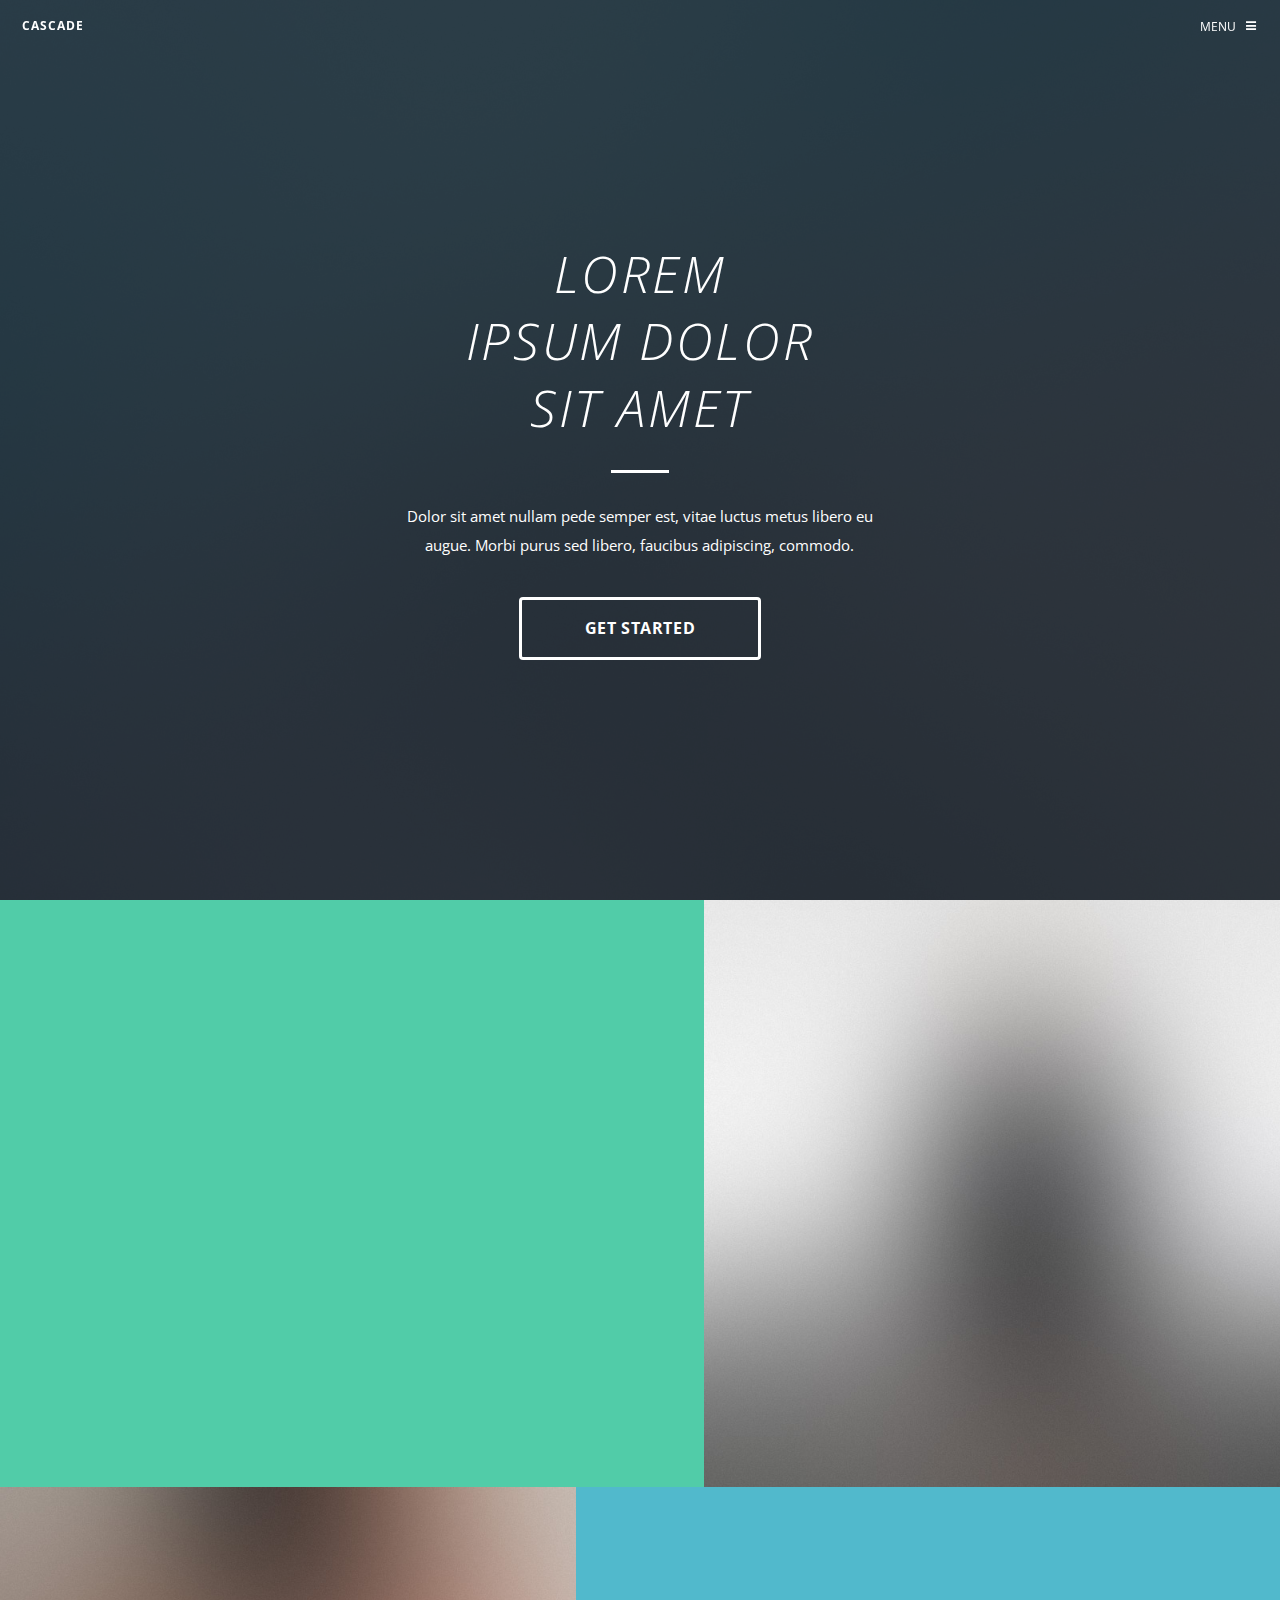
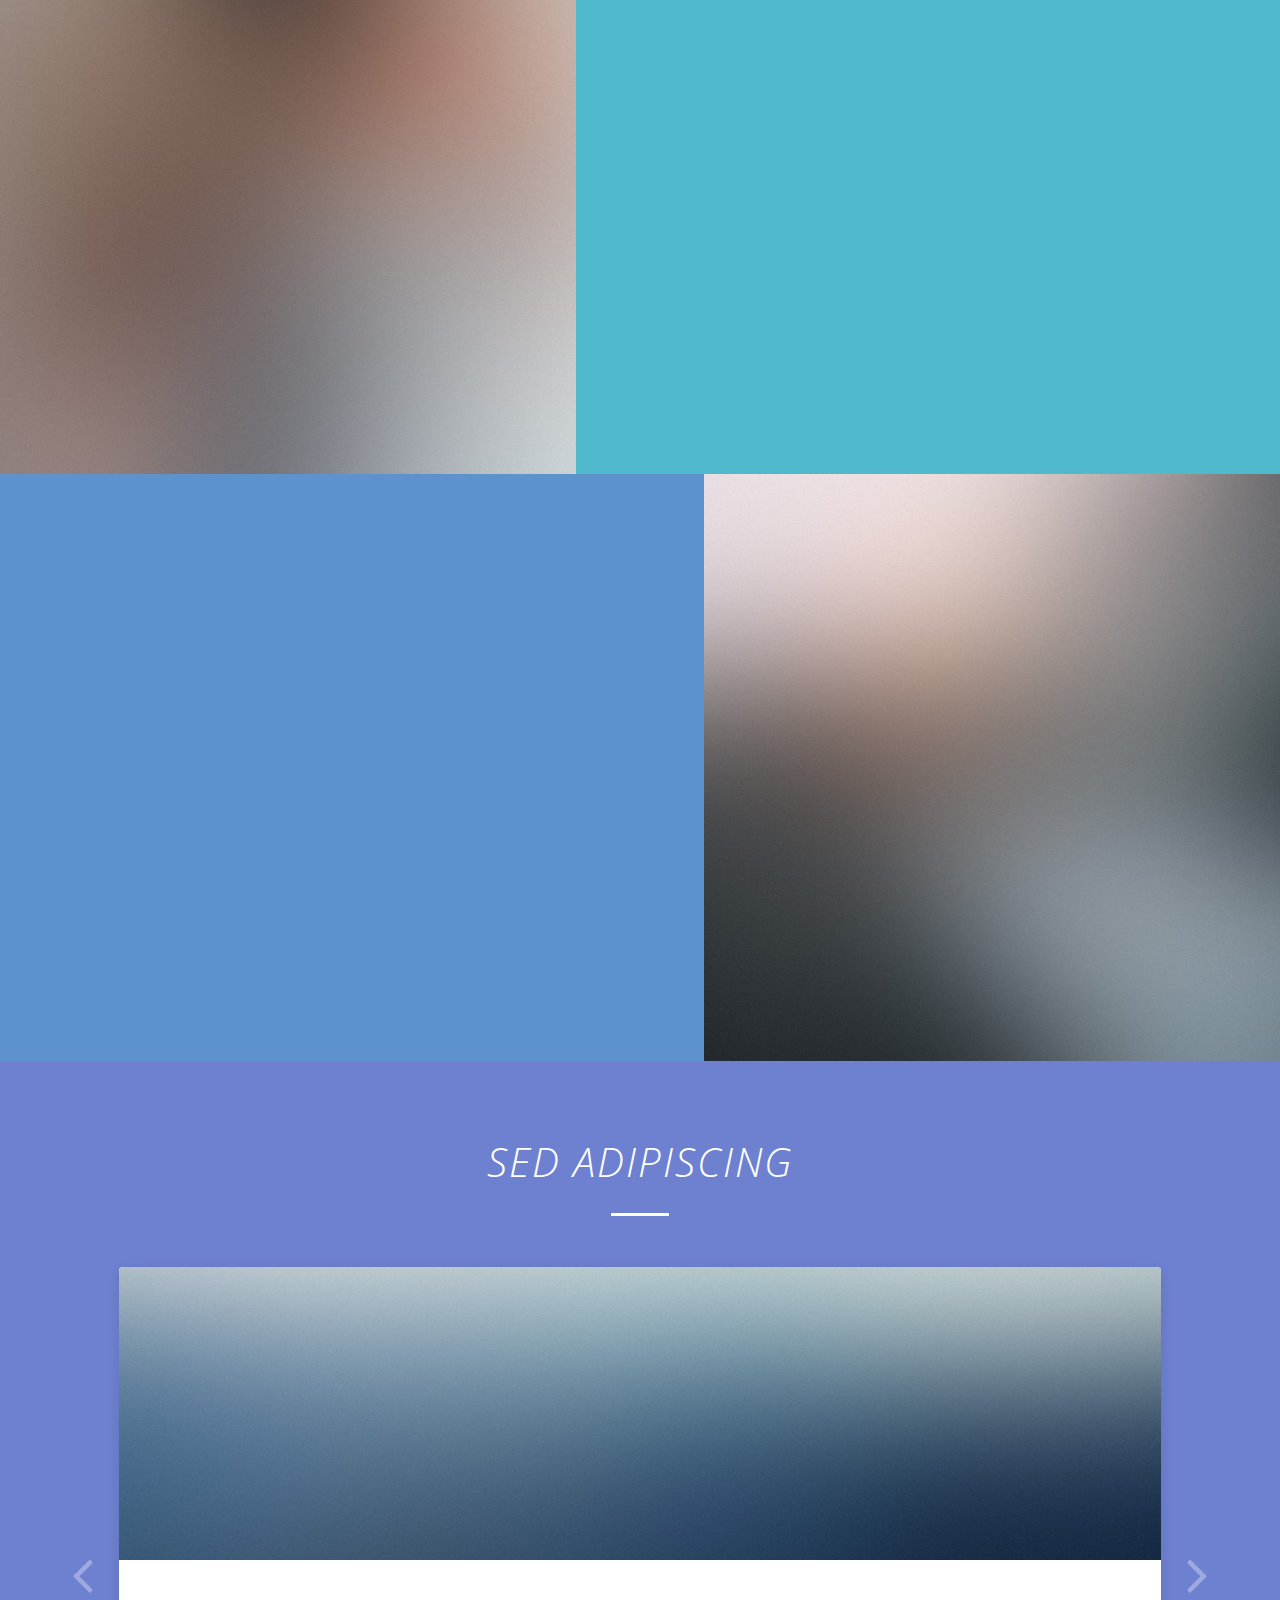
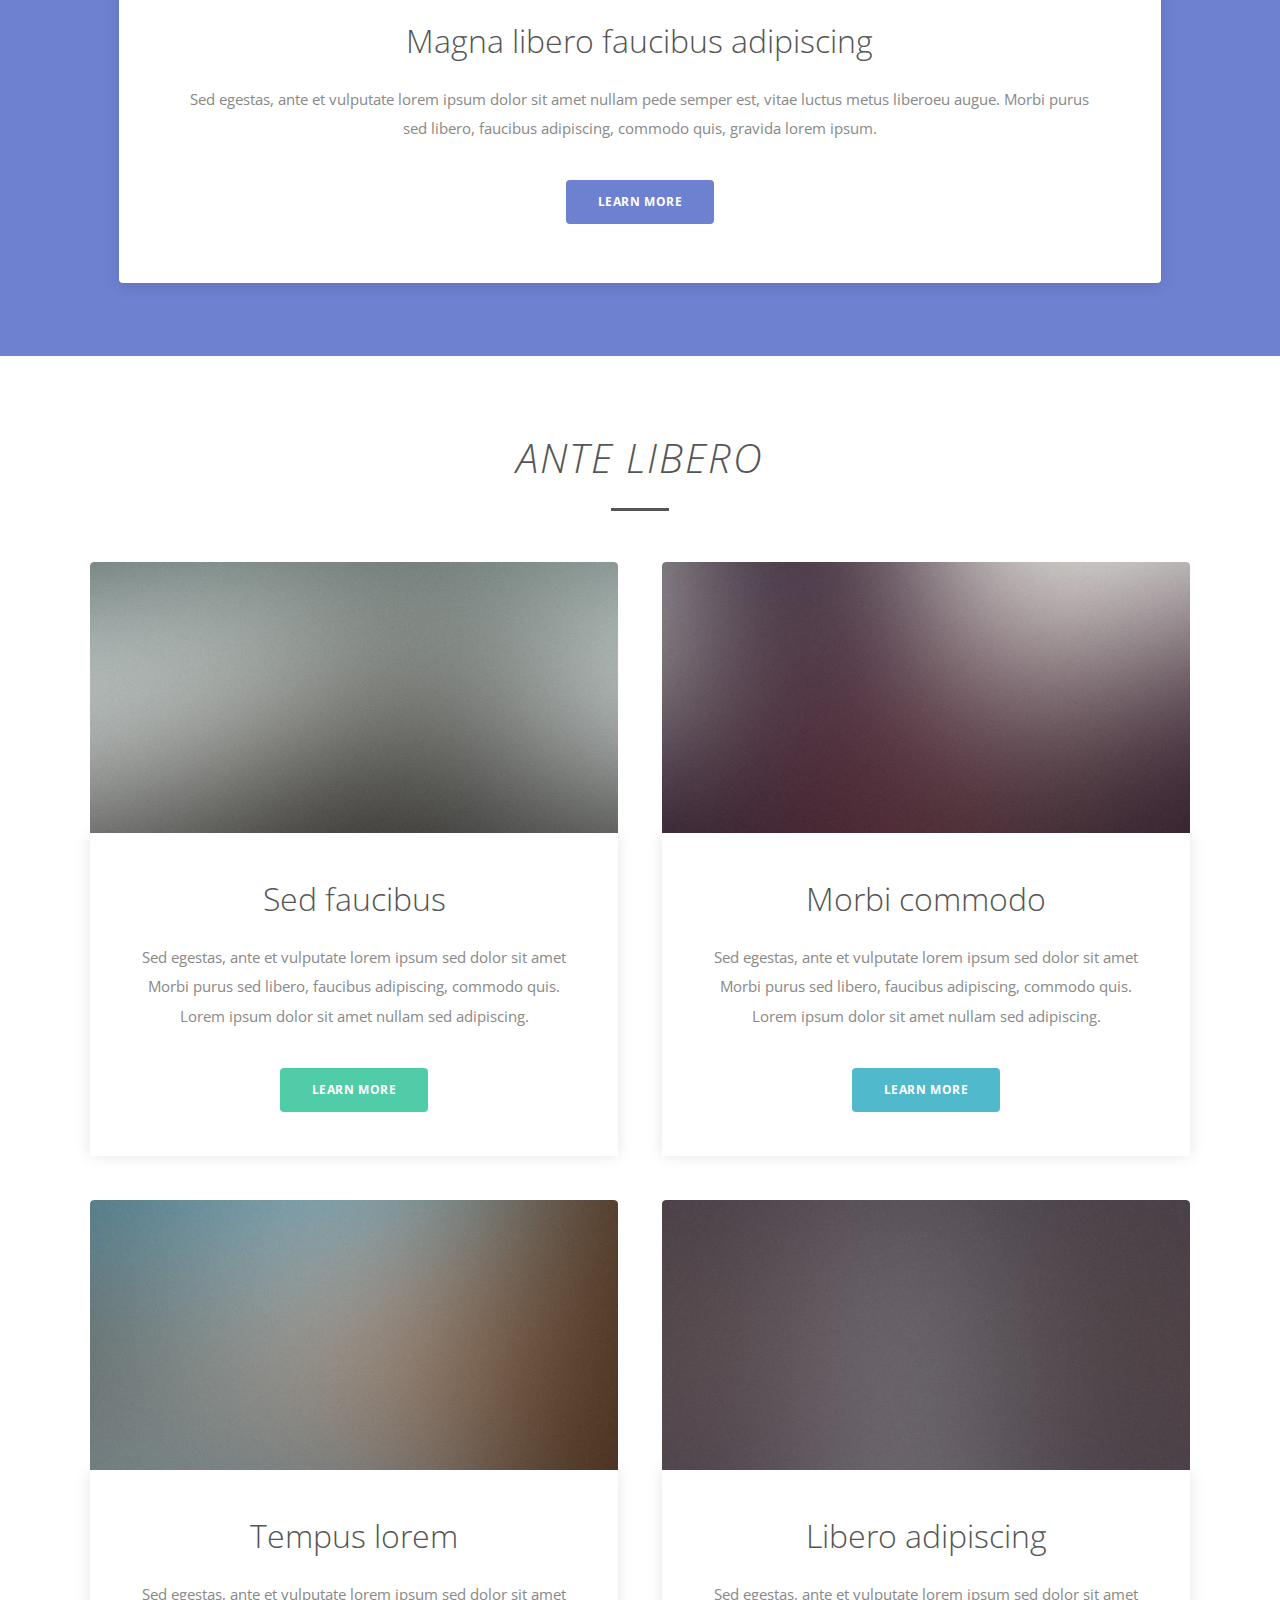
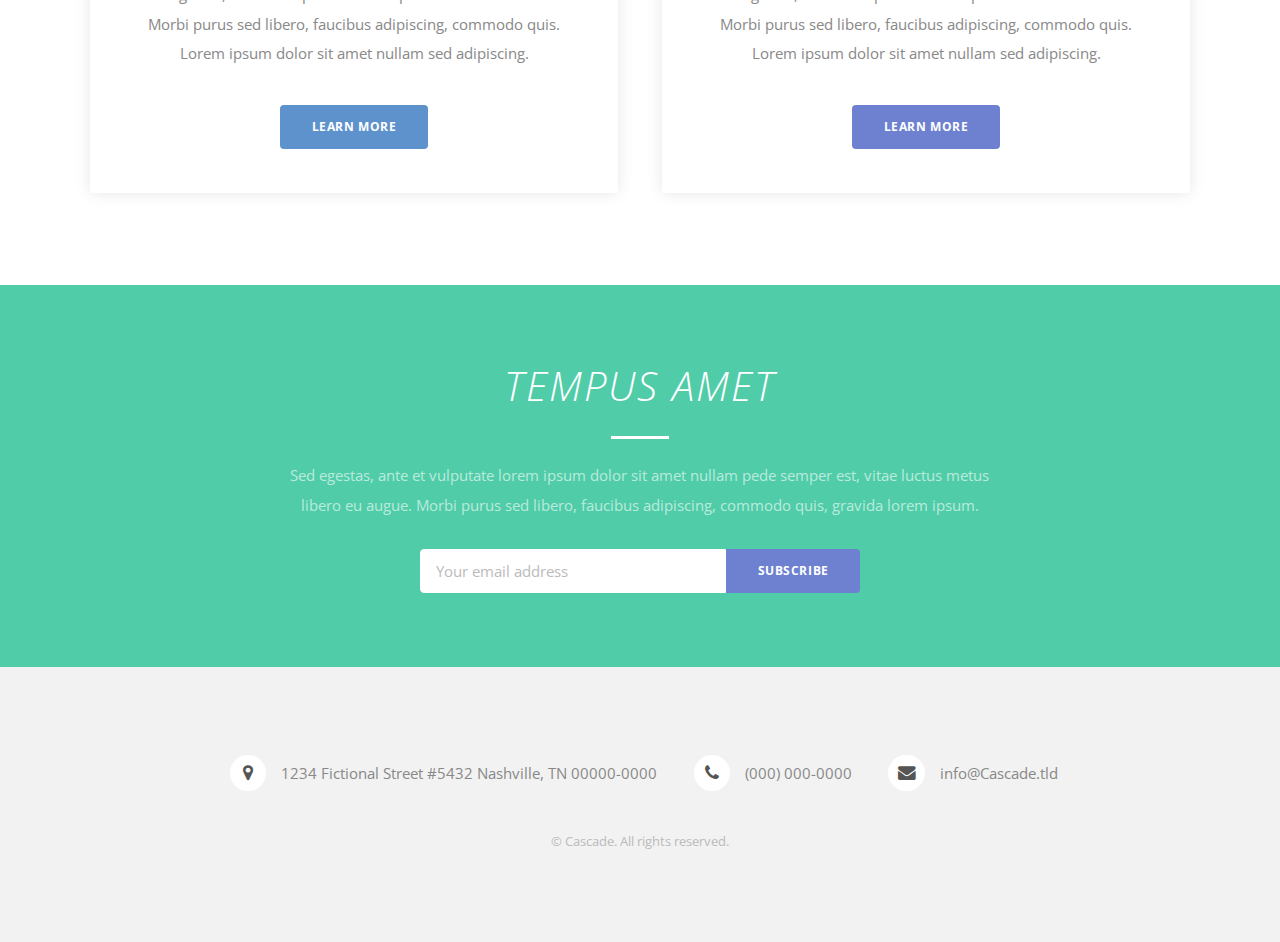
<file: index.html>
<!DOCTYPE html>
<html>
  <head>
    <meta charset="utf-8" />
    <meta http-equiv="x-ua-compatible" content="ie=edge" />
    <meta name="viewport" content="width=device-width, initial-scale=1, shrink-to-fit=no" />
    <meta name="generator" content="Gatsby 2.0.96" />
    <title data-react-helmet="true">Home-Cascade</title>
    <title data-react-helmet="true"></title>
    <meta name="viewport" content="width=device-width, initial-scale=1, user-scalable=no" />
    <link rel="stylesheet" href="/assets/css/main.css" />
    <link as="script" rel="preload" href="/webpack-runtime-f8870733e49515dbca30.js" />
    <link as="script" rel="preload" href="/app-3d0c98a6dfe3c78c476f.js" />
    <link as="script" rel="preload" href="/0-6fc6d21a2c558ec8c744.js" />
    <link as="script" rel="preload" href="/component---src-templates-home-js-a22d3c0362c85b65ea75.js" />
    <link as="fetch" rel="preload" href="/static/d/604/path---index-html-eac-aa7-b2vSzY3CH6UOr130jBJQpnS93A.json" crossorigin="use-credentials" />
  </head>
  <body class="is-preload">
    <noscript id="gatsby-noscript">This app works best with JavaScript enabled.</noscript>
    <div id="___gatsby">
      <div style="outline:none" tabindex="-1" role="group">
        <header id="header" class="alt">
          <a class="logo" href="/">Cascade</a>
          <nav>
            <ul>
              <li><a href="#menu">Menu</a></li>
            </ul>
          </nav>
        </header>
        <nav id="menu">
          <ul class="links">
            <li><a href="/index.html">Home</a></li>
            <li><a href="/generic.html">Generic</a></li>
            <li><a href="/elements.html">Elements</a></li>
            <li><a href="/generic.html" class="button primary">Sign Up</a></li>
            <li><a href="/generic.html" class="button">Log In</a></li>
          </ul>
        </nav>
        <section id="banner">
          <div class="inner">
            <h1>Lorem<br />ipsum dolor<br />sit amet</h1>
            <p>Dolor sit amet nullam pede semper est, vitae luctus metus libero eu augue. Morbi purus sed libero, faucibus adipiscing, commodo.</p>
            <ul class="actions special">
              <li><a href="#one" class="button large wide scrolly-middle">Get started</a></li>
            </ul>
          </div>
        </section>
        <article id="one" class="spotlight odd accent1">
          <div class="inner">
            <div class="image" data-position="top right"><img src="/images/pic01.jpg" alt="" /></div>
            <h2>Integis<br />vitae unon<br />libetue</h2>
            <div class="content">
              <h3>Morbi purus sed libero <br />faucibus adipiscing</h3>
              <p>Sed egestas, ante et vulputate lorem ipsum dolor sit amet nullam pede semper est, vitae luctus metus libero eu augue. Morbi purus sed libero, faucibus adipiscing, gravida lorem ipsum.</p>
              <ul class="actions">
                <li><a href="/integis.html" class="button primary accent1">Learn more</a></li>
              </ul>
            </div>
          </div>
        </article>
        <article id="two" class="spotlight even accent2">
          <div class="inner">
            <div class="image" data-position="top left"><img src="/images/pic02.jpg" alt="" /></div>
            <h2>Lorem<br />faucibus et<br />aliquam</h2>
            <div class="content">
              <h3>Sed etiam adipiscing <br />magna gravida</h3>
              <p>Sed egestas, ante et vulputate lorem ipsum dolor sit amet nullam pede semper est, vitae luctus metus libero eu augue. Morbi purus sed libero, faucibus adipiscing, gravida lorem ipsum.</p>
              <ul class="actions">
                <li><a href="/lorem.html" class="button primary accent2">Learn more</a></li>
              </ul>
            </div>
          </div>
        </article>
        <article id="three" class="spotlight odd accent3">
          <div class="inner">
            <div class="image" data-position="center right"><img src="/images/pic03.jpg" alt="" /></div>
            <h2>Ante sed<br />commodo<br />libero</h2>
            <div class="content">
              <h3>Libero sed magna et <br />amet commodo</h3>
              <p>Sed egestas, ante et vulputate lorem ipsum dolor sit amet nullam pede semper est, vitae luctus metus libero eu augue. Morbi purus sed libero, faucibus adipiscing, gravida lorem ipsum.</p>
              <ul class="actions">
                <li><a href="/ante-sed.html" class="button primary accent3">Learn more</a></li>
              </ul>
            </div>
          </div>
        </article>
        <section id="four" class="wrapper style4">
          <div class="inner">
            <header class="major"><h2>Sed adipiscing</h2></header>
            <div class="carousel">
              <article>
                <div class="image" data-position="top center"><img src="/images/pic04.jpg" alt="" /></div>
                <div class="content">
                  <h3>Magna libero faucibus adipiscing</h3>
                  <p>Sed egestas, ante et vulputate lorem ipsum dolor sit amet nullam pede semper est, vitae luctus metus libero<br />eu augue. Morbi purus sed libero, faucibus adipiscing, commodo quis, gravida lorem ipsum.</p>
                  <ul class="actions special">
                    <li><a href="/magna.html" class="button primary accent4">Learn more</a></li>
                  </ul>
                </div>
              </article>
              <article>
                <div class="image" data-position="center center"><img src="/images/pic05.jpg" alt="" /></div>
                <div class="content">
                  <h3>Aliquam feugiat sed malesuada</h3>
                  <p>Sit amet nullam pede semper est, vitae luctus metus libero eu augue. Morbi purus sed egestas, ante et vulputate<br />lorem ipsum dolor sit amet nullam. Adipiscing sed nullam tempus aliquam veroeros.</p>
                  <ul class="actions special">
                    <li><a href="/aliquam.html" class="button primary accent4">Learn more</a></li>
                  </ul>
                </div>
              </article>
              <article>
                <div class="image" data-position="center center"><img src="/images/pic06.jpg" alt="" /></div>
                <div class="content">
                  <h3>Feugiat lorem ipsum dolor amet</h3>
                  <p>Nullam pede semper est vitae luctus metus. Magna lorem ipsum libero eu adipiscing, commodo quis, gravida lorem<br />ipsum. Augue morbi purus sed libero, faucibus sed tempus aliquam lorem ipsum dolor amet.</p>
                  <ul class="actions special">
                    <li><a href="/feugiat.html" class="button primary accent4">Learn more</a></li>
                  </ul>
                </div>
              </article>
              <nav>
                <a href="#" class="previous"><span class="label">Previous</span></a
                ><a href="#" class="next"><span class="label">Next</span></a>
              </nav>
            </div>
          </div>
        </section>
        <section id="five" class="wrapper">
          <div class="inner">
            <header class="major"><h2>Ante libero</h2></header>
            <div class="posts">
              <article>
                <a href="/posts/post-04.html" class="image"><img src="/images/pic07.jpg" alt=""/></a>
                <div class="content">
                  <h3><a href="/posts/post-04.html">Sed faucibus</a></h3>
                  <p>Sed egestas, ante et vulputate lorem ipsum sed dolor sit amet Morbi purus sed libero, faucibus adipiscing, commodo quis. Lorem ipsum dolor sit amet nullam sed adipiscing.</p>
                  <ul class="actions special">
                    <li><a href="/posts/post-04.html" class="button primary accent1">Learn more</a></li>
                  </ul>
                </div>
              </article>
              <article>
                <a href="/posts/post-03.html" class="image"><img src="/images/pic08.jpg" alt=""/></a>
                <div class="content">
                  <h3><a href="/posts/post-03.html">Morbi commodo</a></h3>
                  <p>Sed egestas, ante et vulputate lorem ipsum sed dolor sit amet Morbi purus sed libero, faucibus adipiscing, commodo quis. Lorem ipsum dolor sit amet nullam sed adipiscing.</p>
                  <ul class="actions special">
                    <li><a href="/posts/post-03.html" class="button primary accent2">Learn more</a></li>
                  </ul>
                </div>
              </article>
              <article>
                <a href="/posts/post-02.html" class="image"><img src="/images/pic09.jpg" alt=""/></a>
                <div class="content">
                  <h3><a href="/posts/post-02.html">Tempus lorem</a></h3>
                  <p>Sed egestas, ante et vulputate lorem ipsum sed dolor sit amet Morbi purus sed libero, faucibus adipiscing, commodo quis. Lorem ipsum dolor sit amet nullam sed adipiscing.</p>
                  <ul class="actions special">
                    <li><a href="/posts/post-02.html" class="button primary accent3">Learn more</a></li>
                  </ul>
                </div>
              </article>
              <article>
                <a href="/posts/post-01.html" class="image"><img src="/images/pic10.jpg" alt=""/></a>
                <div class="content">
                  <h3><a href="/posts/post-01.html">Libero adipiscing</a></h3>
                  <p>Sed egestas, ante et vulputate lorem ipsum sed dolor sit amet Morbi purus sed libero, faucibus adipiscing, commodo quis. Lorem ipsum dolor sit amet nullam sed adipiscing.</p>
                  <ul class="actions special">
                    <li><a href="/posts/post-01.html" class="button primary accent4">Learn more</a></li>
                  </ul>
                </div>
              </article>
            </div>
          </div>
        </section>
        <section id="six" class="wrapper style1">
          <div class="inner">
            <header class="major">
              <h2>Tempus amet</h2>
              <p>Sed egestas, ante et vulputate lorem ipsum dolor sit amet nullam pede semper est, vitae luctus metus libero eu augue. Morbi purus sed libero, faucibus adipiscing, commodo quis, gravida lorem ipsum.</p>
            </header>
            <form method="post" action="#" class="combined"><input type="email" name="email" id="email" placeholder="Your email address" class="alt accent4" /><input type="submit" class="button primary accent4" value="Subscribe" /></form>
          </div>
        </section>
        <footer id="footer">
          <ul class="contact-icons">
            <li class="icon fa-map-marker"><a href="#">1234 Fictional Street #5432 Nashville, TN 00000-0000</a></li>
            <li class="icon fa-phone"><a href="#">(000) 000-0000</a></li>
            <li class="icon fa-envelope"><a href="#">info@Cascade.tld</a></li>
          </ul>
          <div class="copyright">© Cascade. All rights reserved.</div>
        </footer>
      </div>
    </div>
    <script src="/assets/js/jquery.min.js"></script
    ><script src="/assets/js/jquery.scrolly.min.js"></script
    ><script src="/assets/js/jquery.scrollex.min.js"></script
    ><script src="/assets/js/browser.min.js"></script
    ><script src="/assets/js/breakpoints.min.js"></script
    ><script src="/assets/js/util.js"></script
    ><script src="/assets/js/main.js"></script
    ><script id="gatsby-script-loader">
      /*<![CDATA[*/ window.page = { componentChunkName: "component---src-templates-home-js", jsonName: "index-html-eac", path: "/index.html" };
      window.dataPath = "604/path---index-html-eac-aa7-b2vSzY3CH6UOr130jBJQpnS93A"; /*]]>*/</script
    ><script id="gatsby-chunk-mapping">
      /*<![CDATA[*/ window.___chunkMapping = { app: ["/app-3d0c98a6dfe3c78c476f.js"], "component---src-templates-page-js": ["/component---src-templates-page-js-b4298a0f62251375edbf.js"], "component---src-templates-home-js": ["/component---src-templates-home-js-a22d3c0362c85b65ea75.js"], "component---src-templates-elements-js": ["/component---src-templates-elements-js-d16f2b9a58bc7e8f39ed.js"], "pages-manifest": ["/pages-manifest-60d15c54264011c520ca.js"] }; /*]]>*/</script
    ><script src="/component---src-templates-home-js-a22d3c0362c85b65ea75.js" async=""></script
    ><script src="/0-6fc6d21a2c558ec8c744.js" async=""></script
    ><script src="/app-3d0c98a6dfe3c78c476f.js" async=""></script
    ><script src="/webpack-runtime-f8870733e49515dbca30.js" async=""></script>
  </body>
</html>
</file>
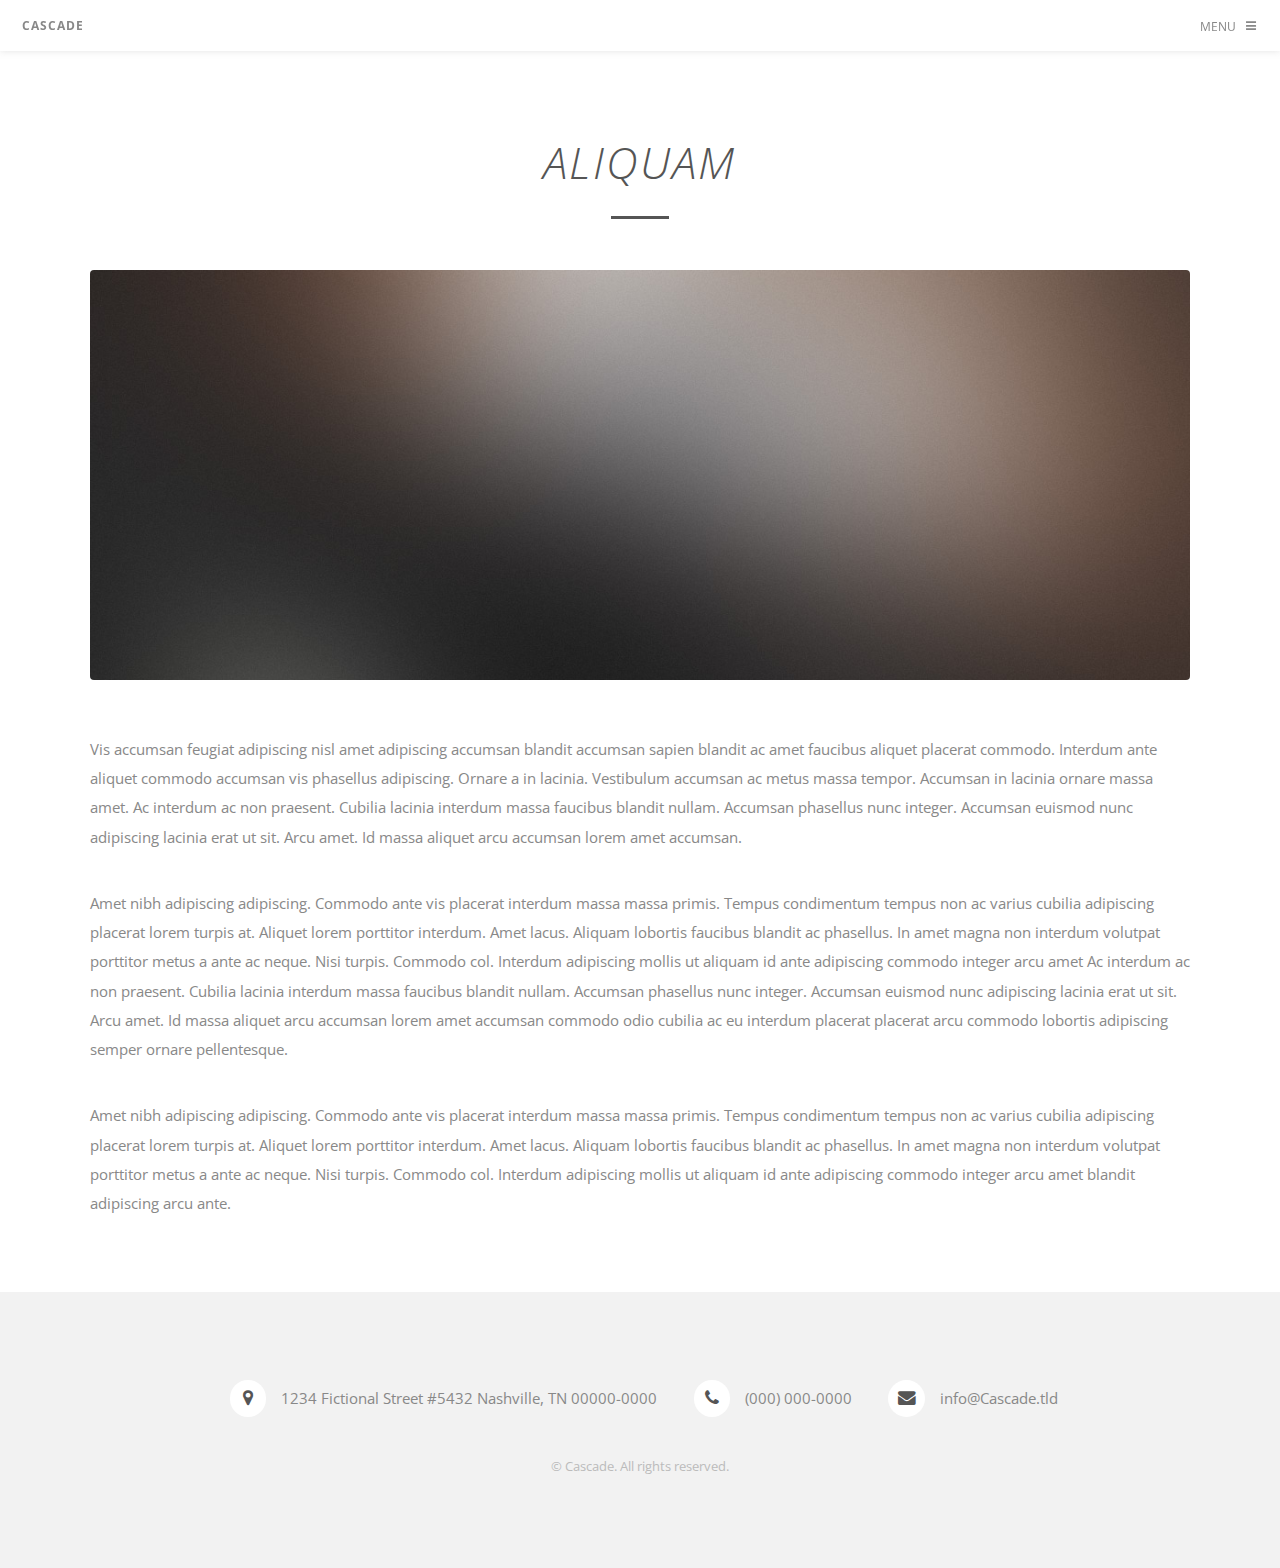
<file: aliquam.html>
<!DOCTYPE html>
<html>
  <head>
    <meta charset="utf-8" />
    <meta http-equiv="x-ua-compatible" content="ie=edge" />
    <meta name="viewport" content="width=device-width, initial-scale=1, shrink-to-fit=no" />
    <meta name="generator" content="Gatsby 2.0.96" />
    <title data-react-helmet="true">Aliquam-Cascade</title>
    <title data-react-helmet="true"></title>
    <meta name="viewport" content="width=device-width, initial-scale=1, user-scalable=no" />
    <link rel="stylesheet" href="/assets/css/main.css" />
    <link as="script" rel="preload" href="/webpack-runtime-f8870733e49515dbca30.js" />
    <link as="script" rel="preload" href="/app-3d0c98a6dfe3c78c476f.js" />
    <link as="script" rel="preload" href="/0-6fc6d21a2c558ec8c744.js" />
    <link as="script" rel="preload" href="/component---src-templates-page-js-b4298a0f62251375edbf.js" />
    <link as="fetch" rel="preload" href="/static/d/671/path---aliquam-html-af-7-1e4-beDVFLWcAkh7BCHpSneIAGf4.json" crossorigin="use-credentials" />
  </head>
  <body class="is-preload">
    <noscript id="gatsby-noscript">This app works best with JavaScript enabled.</noscript>
    <div id="___gatsby">
      <div style="outline:none" tabindex="-1" role="group">
        <header id="header">
          <a class="logo" href="/">Cascade</a>
          <nav>
            <ul>
              <li><a href="#menu">Menu</a></li>
            </ul>
          </nav>
        </header>
        <nav id="menu">
          <ul class="links">
            <li><a href="/index.html">Home</a></li>
            <li><a href="/generic.html">Generic</a></li>
            <li><a href="/elements.html">Elements</a></li>
            <li><a href="/generic.html" class="button primary">Sign Up</a></li>
            <li><a href="/generic.html" class="button">Log In</a></li>
          </ul>
        </nav>
        <section id="main" class="wrapper">
          <div class="inner">
            <header class="major"><h1>Aliquam</h1></header>
            <span class="image main"><img src="/images/pic05.jpg" alt=""/></span>
            <p>
              Vis accumsan feugiat adipiscing nisl amet adipiscing accumsan blandit accumsan sapien blandit ac amet faucibus aliquet placerat commodo. Interdum ante aliquet commodo accumsan vis phasellus adipiscing. Ornare a in lacinia. Vestibulum accumsan ac metus massa tempor. Accumsan in lacinia ornare massa amet. Ac interdum ac non praesent. Cubilia lacinia interdum massa faucibus blandit nullam. Accumsan phasellus nunc integer. Accumsan euismod nunc adipiscing lacinia erat ut sit. Arcu
              amet. Id massa aliquet arcu accumsan lorem amet accumsan.
            </p>
            <p>
              Amet nibh adipiscing adipiscing. Commodo ante vis placerat interdum massa massa primis. Tempus condimentum tempus non ac varius cubilia adipiscing placerat lorem turpis at. Aliquet lorem porttitor interdum. Amet lacus. Aliquam lobortis faucibus blandit ac phasellus. In amet magna non interdum volutpat porttitor metus a ante ac neque. Nisi turpis. Commodo col. Interdum adipiscing mollis ut aliquam id ante adipiscing commodo integer arcu amet Ac interdum ac non praesent. Cubilia
              lacinia interdum massa faucibus blandit nullam. Accumsan phasellus nunc integer. Accumsan euismod nunc adipiscing lacinia erat ut sit. Arcu amet. Id massa aliquet arcu accumsan lorem amet accumsan commodo odio cubilia ac eu interdum placerat placerat arcu commodo lobortis adipiscing semper ornare pellentesque.
            </p>
            <p>Amet nibh adipiscing adipiscing. Commodo ante vis placerat interdum massa massa primis. Tempus condimentum tempus non ac varius cubilia adipiscing placerat lorem turpis at. Aliquet lorem porttitor interdum. Amet lacus. Aliquam lobortis faucibus blandit ac phasellus. In amet magna non interdum volutpat porttitor metus a ante ac neque. Nisi turpis. Commodo col. Interdum adipiscing mollis ut aliquam id ante adipiscing commodo integer arcu amet blandit adipiscing arcu ante.</p>
          </div>
        </section>
        <footer id="footer">
          <ul class="contact-icons">
            <li class="icon fa-map-marker"><a href="#">1234 Fictional Street #5432 Nashville, TN 00000-0000</a></li>
            <li class="icon fa-phone"><a href="#">(000) 000-0000</a></li>
            <li class="icon fa-envelope"><a href="#">info@Cascade.tld</a></li>
          </ul>
          <div class="copyright">© Cascade. All rights reserved.</div>
        </footer>
      </div>
    </div>
    <script src="/assets/js/jquery.min.js"></script
    ><script src="/assets/js/jquery.scrolly.min.js"></script
    ><script src="/assets/js/jquery.scrollex.min.js"></script
    ><script src="/assets/js/browser.min.js"></script
    ><script src="/assets/js/breakpoints.min.js"></script
    ><script src="/assets/js/util.js"></script
    ><script src="/assets/js/main.js"></script
    ><script id="gatsby-script-loader">
      /*<![CDATA[*/ window.page = { componentChunkName: "component---src-templates-page-js", jsonName: "aliquam-html-af7", path: "/aliquam.html" };
      window.dataPath = "671/path---aliquam-html-af-7-1e4-beDVFLWcAkh7BCHpSneIAGf4"; /*]]>*/</script
    ><script id="gatsby-chunk-mapping">
      /*<![CDATA[*/ window.___chunkMapping = { app: ["/app-3d0c98a6dfe3c78c476f.js"], "component---src-templates-page-js": ["/component---src-templates-page-js-b4298a0f62251375edbf.js"], "component---src-templates-home-js": ["/component---src-templates-home-js-a22d3c0362c85b65ea75.js"], "component---src-templates-elements-js": ["/component---src-templates-elements-js-d16f2b9a58bc7e8f39ed.js"], "pages-manifest": ["/pages-manifest-60d15c54264011c520ca.js"] }; /*]]>*/</script
    ><script src="/component---src-templates-page-js-b4298a0f62251375edbf.js" async=""></script
    ><script src="/0-6fc6d21a2c558ec8c744.js" async=""></script
    ><script src="/app-3d0c98a6dfe3c78c476f.js" async=""></script
    ><script src="/webpack-runtime-f8870733e49515dbca30.js" async=""></script>
  </body>
</html>
</file>
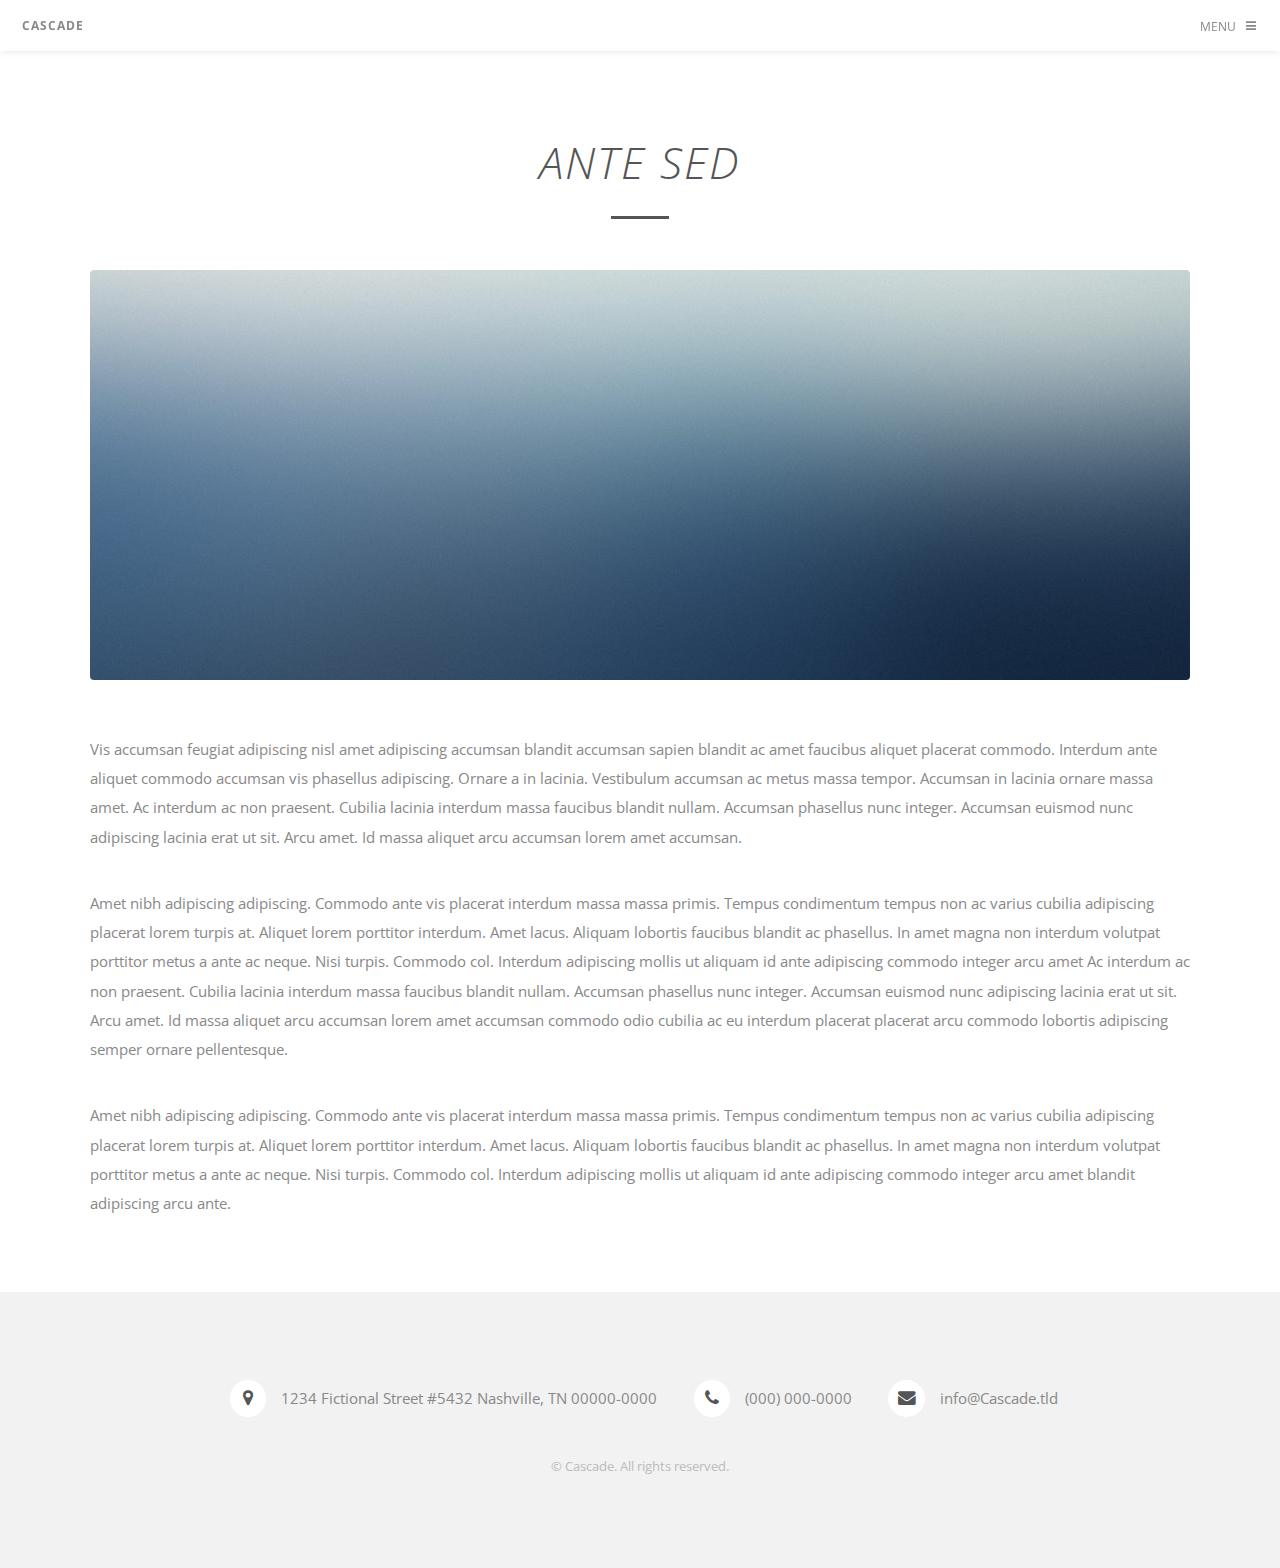
<file: ante-sed.html>
<!DOCTYPE html>
<html>
  <head>
    <meta charset="utf-8" />
    <meta http-equiv="x-ua-compatible" content="ie=edge" />
    <meta name="viewport" content="width=device-width, initial-scale=1, shrink-to-fit=no" />
    <meta name="generator" content="Gatsby 2.0.96" />
    <title data-react-helmet="true">Ante Sed-Cascade</title>
    <title data-react-helmet="true"></title>
    <meta name="viewport" content="width=device-width, initial-scale=1, user-scalable=no" />
    <link rel="stylesheet" href="/assets/css/main.css" />
    <link as="script" rel="preload" href="/webpack-runtime-f8870733e49515dbca30.js" />
    <link as="script" rel="preload" href="/app-3d0c98a6dfe3c78c476f.js" />
    <link as="script" rel="preload" href="/0-6fc6d21a2c558ec8c744.js" />
    <link as="script" rel="preload" href="/component---src-templates-page-js-b4298a0f62251375edbf.js" />
    <link as="fetch" rel="preload" href="/static/d/294/path---ante-sed-html-8-d-2-9f2-WRuFoAQPceesuvR4CMY3EMTIIA.json" crossorigin="use-credentials" />
  </head>
  <body class="is-preload">
    <noscript id="gatsby-noscript">This app works best with JavaScript enabled.</noscript>
    <div id="___gatsby">
      <div style="outline:none" tabindex="-1" role="group">
        <header id="header">
          <a class="logo" href="/">Cascade</a>
          <nav>
            <ul>
              <li><a href="#menu">Menu</a></li>
            </ul>
          </nav>
        </header>
        <nav id="menu">
          <ul class="links">
            <li><a href="/index.html">Home</a></li>
            <li><a href="/generic.html">Generic</a></li>
            <li><a href="/elements.html">Elements</a></li>
            <li><a href="/generic.html" class="button primary">Sign Up</a></li>
            <li><a href="/generic.html" class="button">Log In</a></li>
          </ul>
        </nav>
        <section id="main" class="wrapper">
          <div class="inner">
            <header class="major"><h1>Ante Sed</h1></header>
            <span class="image main"><img src="/images/pic04.jpg" alt=""/></span>
            <p>
              Vis accumsan feugiat adipiscing nisl amet adipiscing accumsan blandit accumsan sapien blandit ac amet faucibus aliquet placerat commodo. Interdum ante aliquet commodo accumsan vis phasellus adipiscing. Ornare a in lacinia. Vestibulum accumsan ac metus massa tempor. Accumsan in lacinia ornare massa amet. Ac interdum ac non praesent. Cubilia lacinia interdum massa faucibus blandit nullam. Accumsan phasellus nunc integer. Accumsan euismod nunc adipiscing lacinia erat ut sit. Arcu
              amet. Id massa aliquet arcu accumsan lorem amet accumsan.
            </p>
            <p>
              Amet nibh adipiscing adipiscing. Commodo ante vis placerat interdum massa massa primis. Tempus condimentum tempus non ac varius cubilia adipiscing placerat lorem turpis at. Aliquet lorem porttitor interdum. Amet lacus. Aliquam lobortis faucibus blandit ac phasellus. In amet magna non interdum volutpat porttitor metus a ante ac neque. Nisi turpis. Commodo col. Interdum adipiscing mollis ut aliquam id ante adipiscing commodo integer arcu amet Ac interdum ac non praesent. Cubilia
              lacinia interdum massa faucibus blandit nullam. Accumsan phasellus nunc integer. Accumsan euismod nunc adipiscing lacinia erat ut sit. Arcu amet. Id massa aliquet arcu accumsan lorem amet accumsan commodo odio cubilia ac eu interdum placerat placerat arcu commodo lobortis adipiscing semper ornare pellentesque.
            </p>
            <p>Amet nibh adipiscing adipiscing. Commodo ante vis placerat interdum massa massa primis. Tempus condimentum tempus non ac varius cubilia adipiscing placerat lorem turpis at. Aliquet lorem porttitor interdum. Amet lacus. Aliquam lobortis faucibus blandit ac phasellus. In amet magna non interdum volutpat porttitor metus a ante ac neque. Nisi turpis. Commodo col. Interdum adipiscing mollis ut aliquam id ante adipiscing commodo integer arcu amet blandit adipiscing arcu ante.</p>
          </div>
        </section>
        <footer id="footer">
          <ul class="contact-icons">
            <li class="icon fa-map-marker"><a href="#">1234 Fictional Street #5432 Nashville, TN 00000-0000</a></li>
            <li class="icon fa-phone"><a href="#">(000) 000-0000</a></li>
            <li class="icon fa-envelope"><a href="#">info@Cascade.tld</a></li>
          </ul>
          <div class="copyright">© Cascade. All rights reserved.</div>
        </footer>
      </div>
    </div>
    <script src="/assets/js/jquery.min.js"></script
    ><script src="/assets/js/jquery.scrolly.min.js"></script
    ><script src="/assets/js/jquery.scrollex.min.js"></script
    ><script src="/assets/js/browser.min.js"></script
    ><script src="/assets/js/breakpoints.min.js"></script
    ><script src="/assets/js/util.js"></script
    ><script src="/assets/js/main.js"></script
    ><script id="gatsby-script-loader">
      /*<![CDATA[*/ window.page = { componentChunkName: "component---src-templates-page-js", jsonName: "ante-sed-html-8d2", path: "/ante-sed.html" };
      window.dataPath = "294/path---ante-sed-html-8-d-2-9f2-WRuFoAQPceesuvR4CMY3EMTIIA"; /*]]>*/</script
    ><script id="gatsby-chunk-mapping">
      /*<![CDATA[*/ window.___chunkMapping = { app: ["/app-3d0c98a6dfe3c78c476f.js"], "component---src-templates-page-js": ["/component---src-templates-page-js-b4298a0f62251375edbf.js"], "component---src-templates-home-js": ["/component---src-templates-home-js-a22d3c0362c85b65ea75.js"], "component---src-templates-elements-js": ["/component---src-templates-elements-js-d16f2b9a58bc7e8f39ed.js"], "pages-manifest": ["/pages-manifest-60d15c54264011c520ca.js"] }; /*]]>*/</script
    ><script src="/component---src-templates-page-js-b4298a0f62251375edbf.js" async=""></script
    ><script src="/0-6fc6d21a2c558ec8c744.js" async=""></script
    ><script src="/app-3d0c98a6dfe3c78c476f.js" async=""></script
    ><script src="/webpack-runtime-f8870733e49515dbca30.js" async=""></script>
  </body>
</html>
</file>
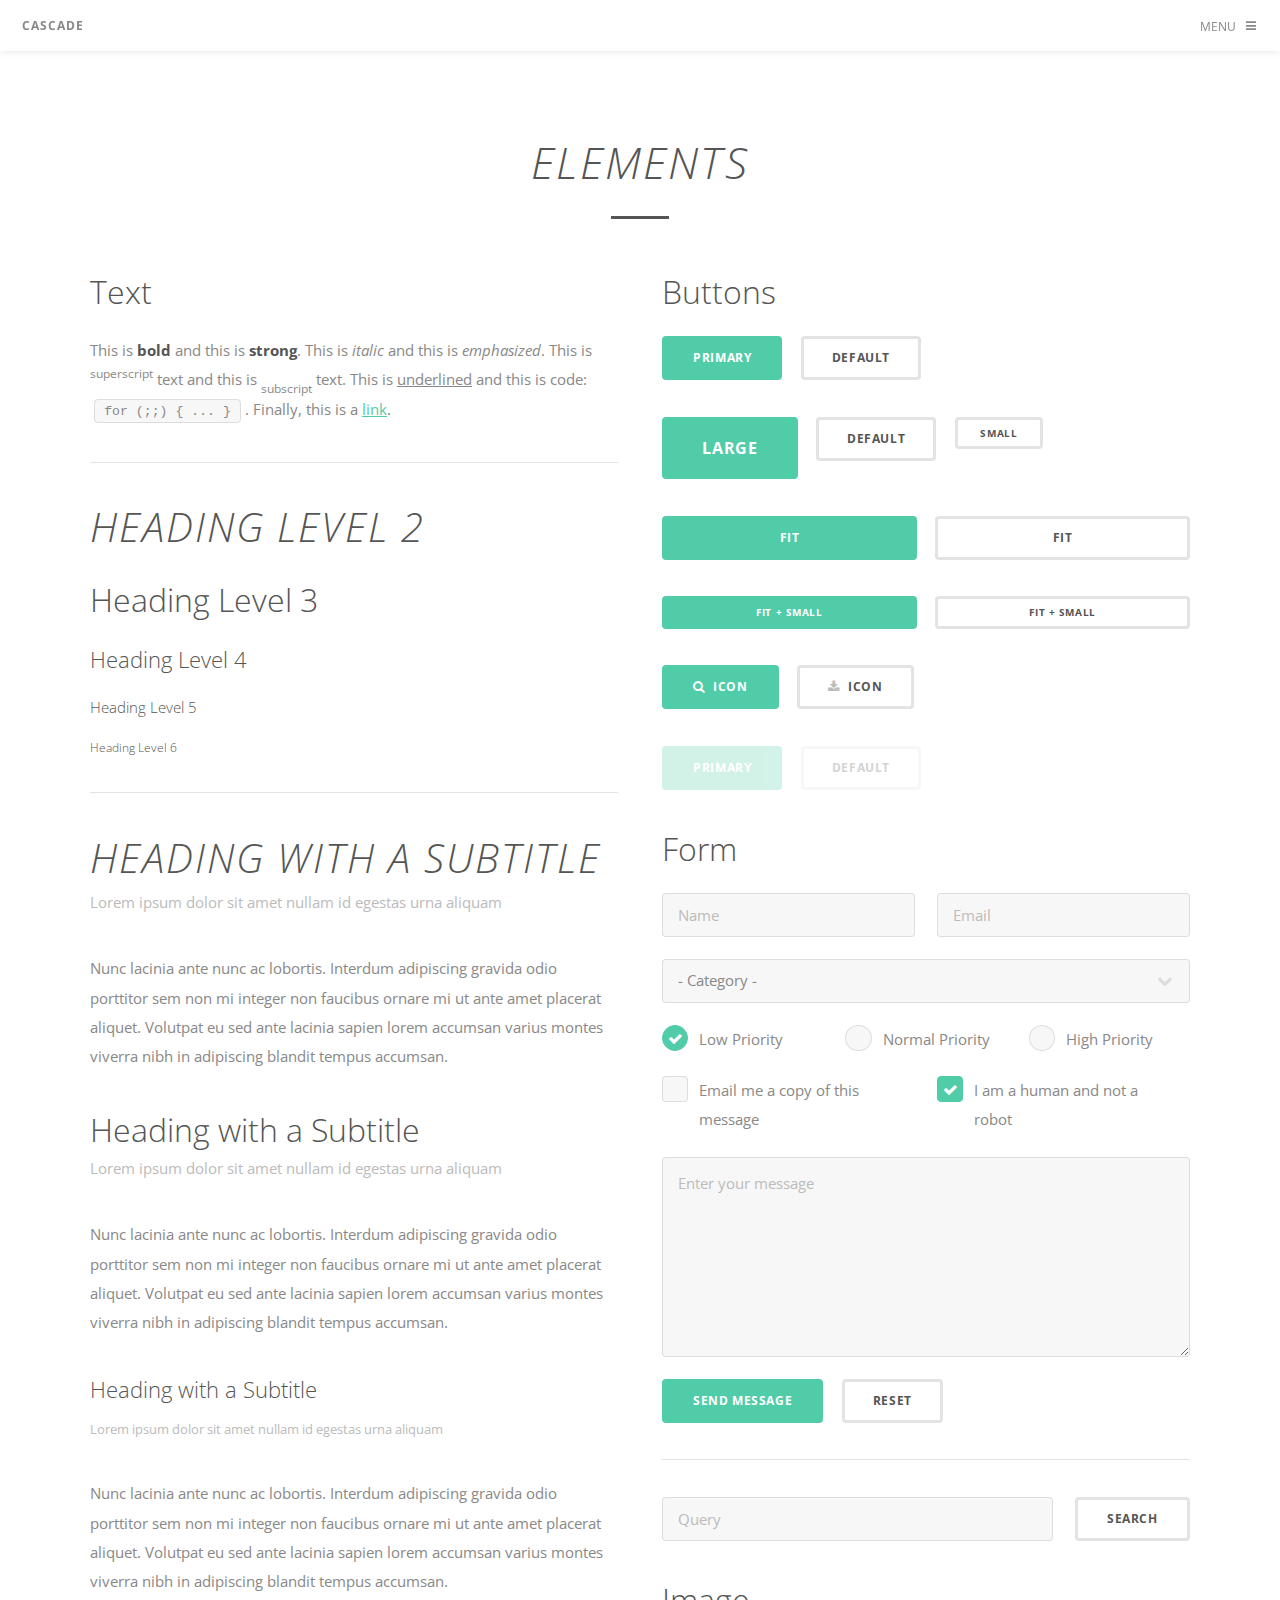
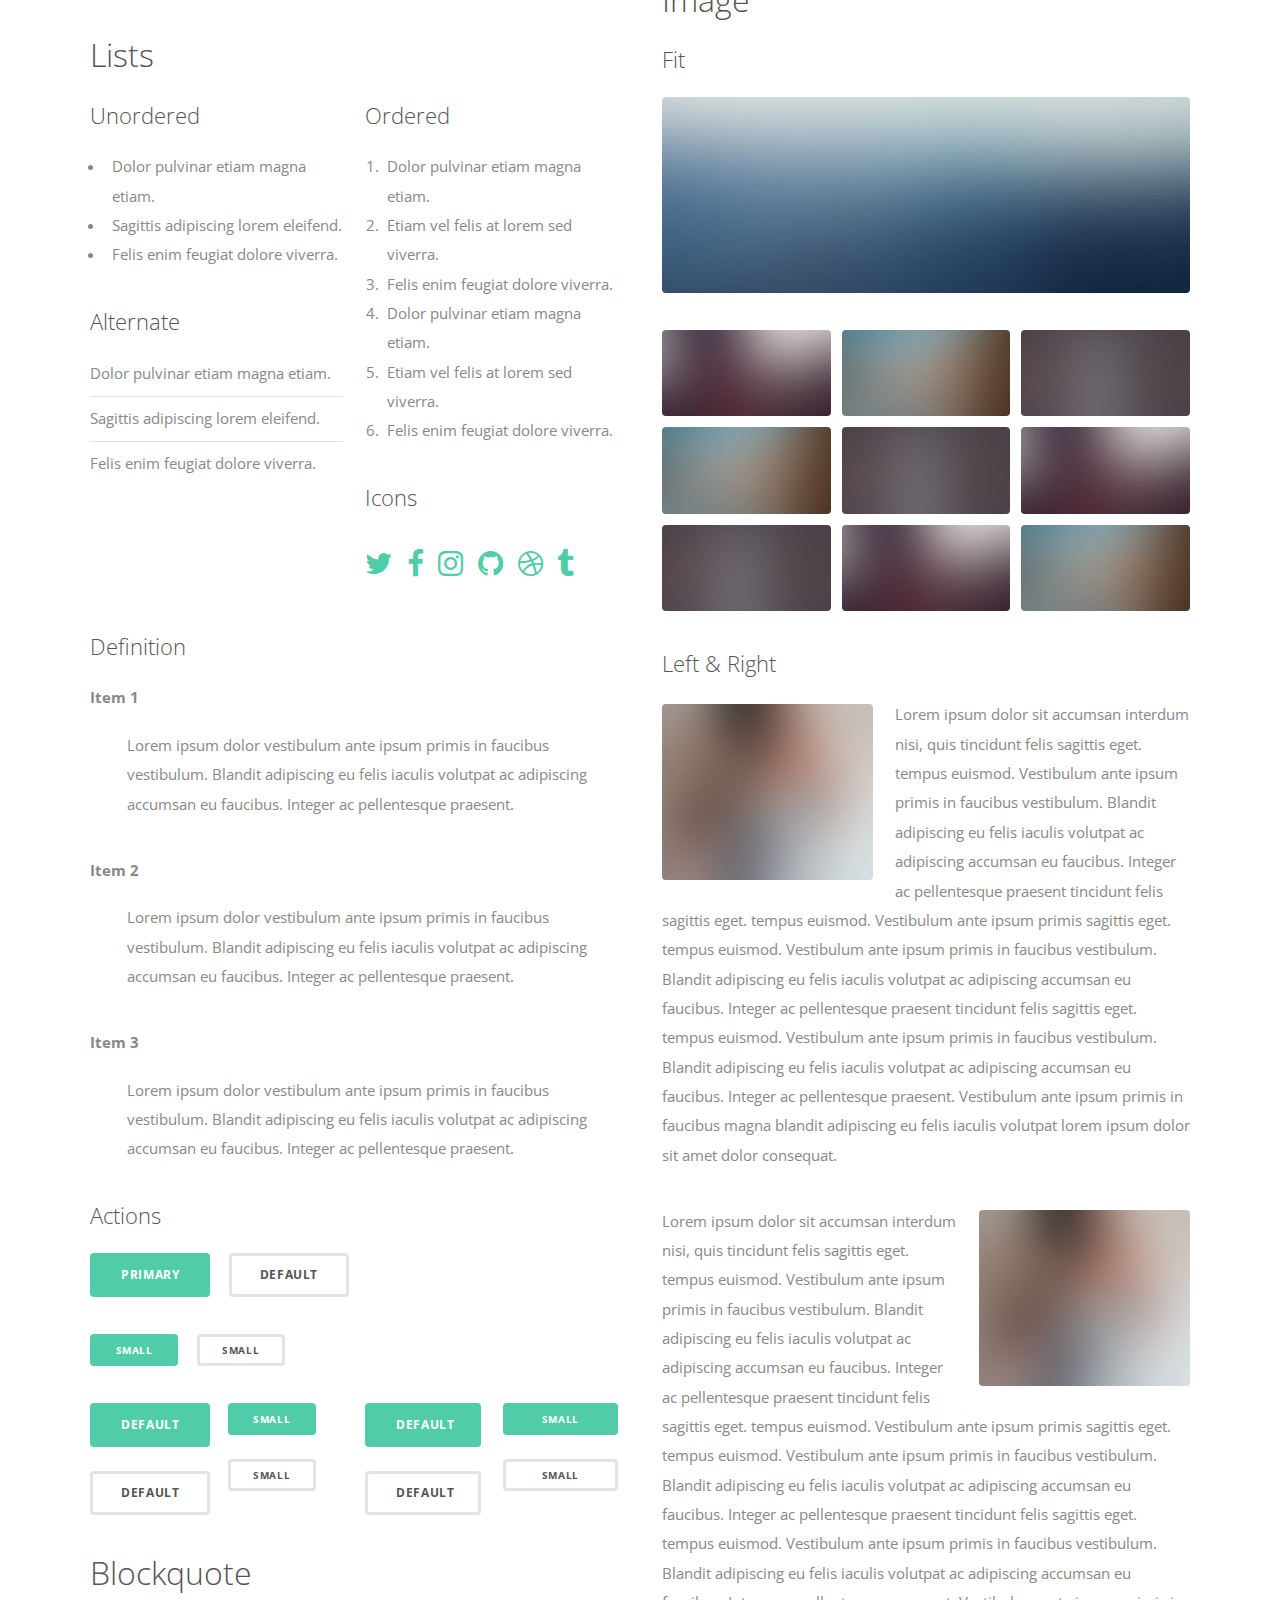
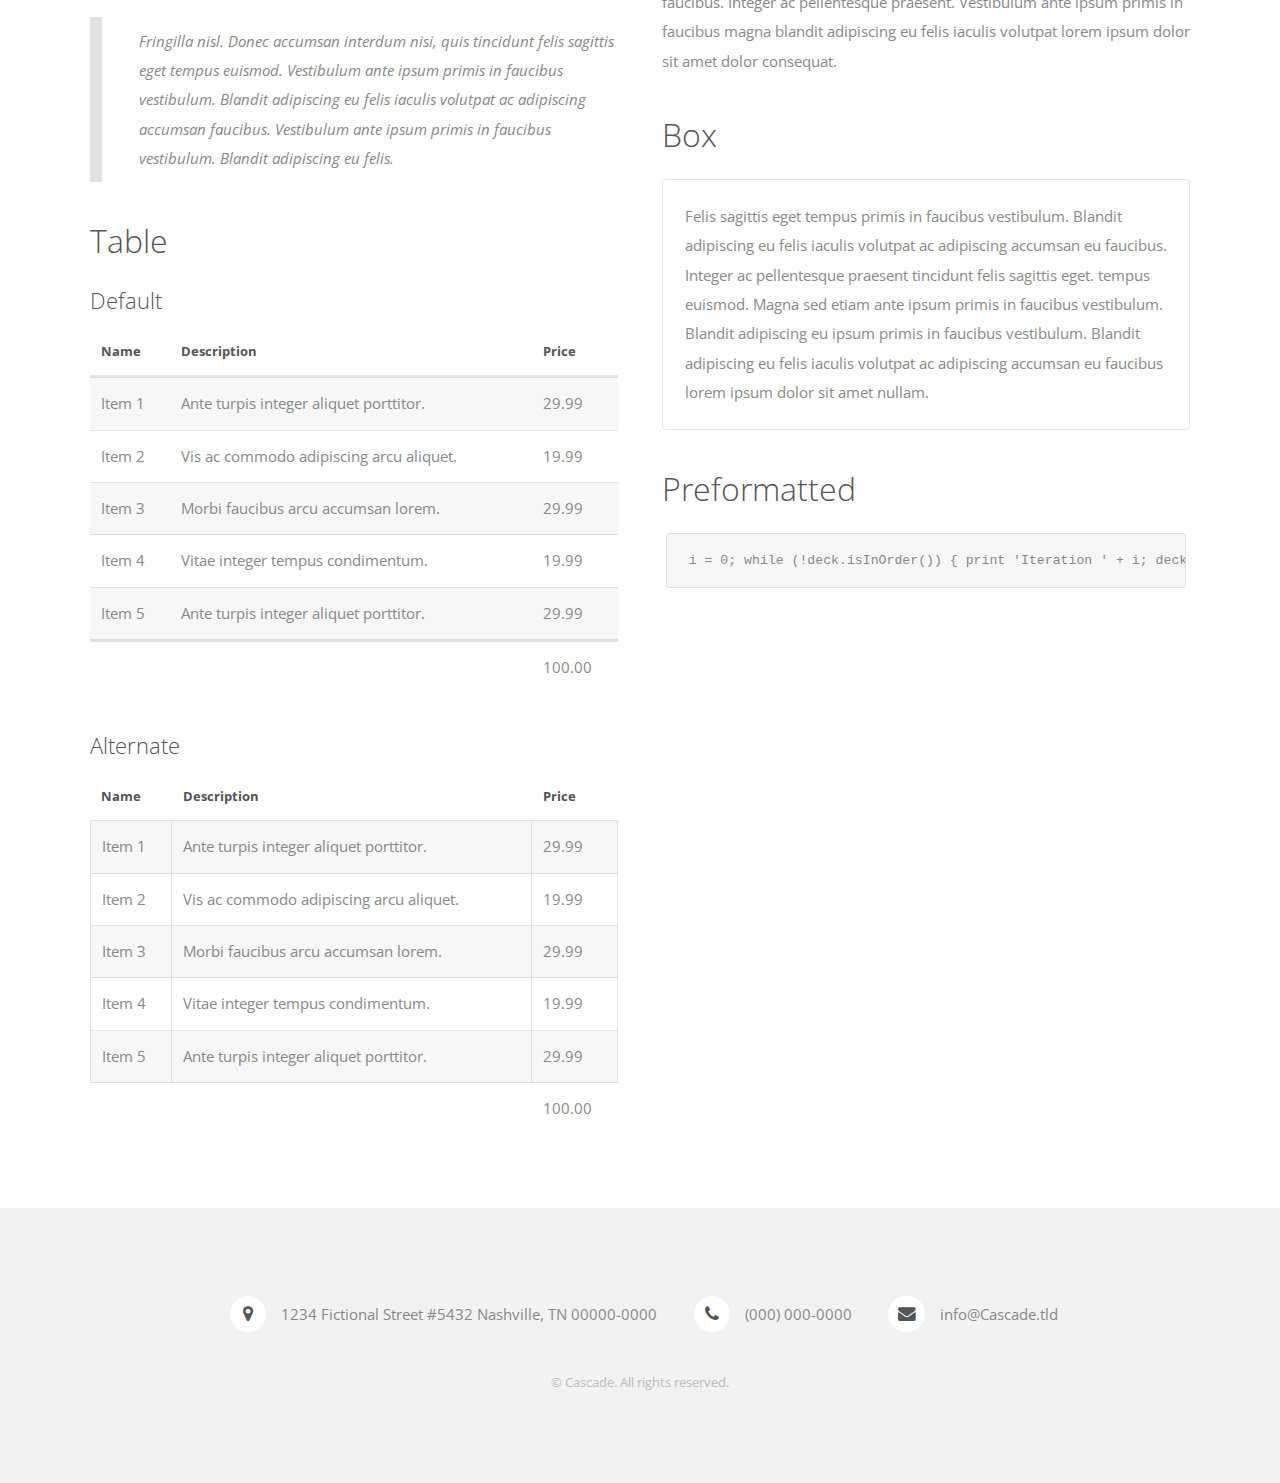
<file: elements.html>
<!DOCTYPE html>
<html>
  <head>
    <meta charset="utf-8" />
    <meta http-equiv="x-ua-compatible" content="ie=edge" />
    <meta name="viewport" content="width=device-width, initial-scale=1, shrink-to-fit=no" />
    <meta name="generator" content="Gatsby 2.0.96" />
    <title data-react-helmet="true">Elements-Cascade</title>
    <title data-react-helmet="true"></title>
    <meta name="viewport" content="width=device-width, initial-scale=1, user-scalable=no" />
    <link rel="stylesheet" href="/assets/css/main.css" />
    <link as="script" rel="preload" href="/webpack-runtime-f8870733e49515dbca30.js" />
    <link as="script" rel="preload" href="/app-3d0c98a6dfe3c78c476f.js" />
    <link as="script" rel="preload" href="/0-6fc6d21a2c558ec8c744.js" />
    <link as="script" rel="preload" href="/component---src-templates-elements-js-d16f2b9a58bc7e8f39ed.js" />
    <link as="fetch" rel="preload" href="/static/d/48/path---elements-html-40-a-73b-hHm5560cEbxO9PsnOt8lYaU8kI.json" crossorigin="use-credentials" />
  </head>
  <body class="is-preload">
    <noscript id="gatsby-noscript">This app works best with JavaScript enabled.</noscript>
    <div id="___gatsby">
      <div style="outline:none" tabindex="-1" role="group">
        <header id="header">
          <a class="logo" href="/">Cascade</a>
          <nav>
            <ul>
              <li><a href="#menu">Menu</a></li>
            </ul>
          </nav>
        </header>
        <nav id="menu">
          <ul class="links">
            <li><a href="/index.html">Home</a></li>
            <li><a href="/generic.html">Generic</a></li>
            <li><a href="/elements.html">Elements</a></li>
            <li><a href="/generic.html" class="button primary">Sign Up</a></li>
            <li><a href="/generic.html" class="button">Log In</a></li>
          </ul>
        </nav>
        <section id="main" class="wrapper alt">
          <div class="inner">
            <header class="major"><h1>Elements</h1></header>
            <div class="row gtr-200">
              <div class="col-6 col-12-medium">
                <h3>Text</h3>
                <p>This is <b>bold</b> and this is <strong>strong</strong>. This is <i>italic</i> and this is <em>emphasized</em>. This is <sup>superscript</sup> text and this is <sub>subscript</sub> text. This is <u>underlined</u> and this is code: <code>for (;;) { ... }</code>. Finally, this is a <a href="#">link</a>.</p>
                <hr />
                <h2>Heading Level 2</h2>
                <h3>Heading Level 3</h3>
                <h4>Heading Level 4</h4>
                <h5>Heading Level 5</h5>
                <h6>Heading Level 6</h6>
                <hr />
                <header>
                  <h2>Heading with a Subtitle</h2>
                  <p>Lorem ipsum dolor sit amet nullam id egestas urna aliquam</p>
                </header>
                <p>Nunc lacinia ante nunc ac lobortis. Interdum adipiscing gravida odio porttitor sem non mi integer non faucibus ornare mi ut ante amet placerat aliquet. Volutpat eu sed ante lacinia sapien lorem accumsan varius montes viverra nibh in adipiscing blandit tempus accumsan.</p>
                <header>
                  <h3>Heading with a Subtitle</h3>
                  <p>Lorem ipsum dolor sit amet nullam id egestas urna aliquam</p>
                </header>
                <p>Nunc lacinia ante nunc ac lobortis. Interdum adipiscing gravida odio porttitor sem non mi integer non faucibus ornare mi ut ante amet placerat aliquet. Volutpat eu sed ante lacinia sapien lorem accumsan varius montes viverra nibh in adipiscing blandit tempus accumsan.</p>
                <header>
                  <h4>Heading with a Subtitle</h4>
                  <p>Lorem ipsum dolor sit amet nullam id egestas urna aliquam</p>
                </header>
                <p>Nunc lacinia ante nunc ac lobortis. Interdum adipiscing gravida odio porttitor sem non mi integer non faucibus ornare mi ut ante amet placerat aliquet. Volutpat eu sed ante lacinia sapien lorem accumsan varius montes viverra nibh in adipiscing blandit tempus accumsan.</p>
                <h3>Lists</h3>
                <div class="row">
                  <div class="col-6 col-12-small">
                    <h4>Unordered</h4>
                    <ul>
                      <li>Dolor pulvinar etiam magna etiam.</li>
                      <li>Sagittis adipiscing lorem eleifend.</li>
                      <li>Felis enim feugiat dolore viverra.</li>
                    </ul>
                    <h4>Alternate</h4>
                    <ul class="alt">
                      <li>Dolor pulvinar etiam magna etiam.</li>
                      <li>Sagittis adipiscing lorem eleifend.</li>
                      <li>Felis enim feugiat dolore viverra.</li>
                    </ul>
                  </div>
                  <div class="col-6 col-12-small">
                    <h4>Ordered</h4>
                    <ol>
                      <li>Dolor pulvinar etiam magna etiam.</li>
                      <li>Etiam vel felis at lorem sed viverra.</li>
                      <li>Felis enim feugiat dolore viverra.</li>
                      <li>Dolor pulvinar etiam magna etiam.</li>
                      <li>Etiam vel felis at lorem sed viverra.</li>
                      <li>Felis enim feugiat dolore viverra.</li>
                    </ol>
                    <h4>Icons</h4>
                    <ul class="icons">
                      <li>
                        <a href="#" class="icon fa-twitter"><span class="label">Twitter</span></a>
                      </li>
                      <li>
                        <a href="#" class="icon fa-facebook"><span class="label">Facebook</span></a>
                      </li>
                      <li>
                        <a href="#" class="icon fa-instagram"><span class="label">Instagram</span></a>
                      </li>
                      <li>
                        <a href="#" class="icon fa-github"><span class="label">Github</span></a>
                      </li>
                      <li>
                        <a href="#" class="icon fa-dribbble"><span class="label">Dribbble</span></a>
                      </li>
                      <li>
                        <a href="#" class="icon fa-tumblr"><span class="label">Tumblr</span></a>
                      </li>
                    </ul>
                  </div>
                </div>
                <h4>Definition</h4>
                <dl>
                  <dt>Item 1</dt>
                  <dd><p>Lorem ipsum dolor vestibulum ante ipsum primis in faucibus vestibulum. Blandit adipiscing eu felis iaculis volutpat ac adipiscing accumsan eu faucibus. Integer ac pellentesque praesent.</p></dd>
                  <dt>Item 2</dt>
                  <dd><p>Lorem ipsum dolor vestibulum ante ipsum primis in faucibus vestibulum. Blandit adipiscing eu felis iaculis volutpat ac adipiscing accumsan eu faucibus. Integer ac pellentesque praesent.</p></dd>
                  <dt>Item 3</dt>
                  <dd><p>Lorem ipsum dolor vestibulum ante ipsum primis in faucibus vestibulum. Blandit adipiscing eu felis iaculis volutpat ac adipiscing accumsan eu faucibus. Integer ac pellentesque praesent.</p></dd>
                </dl>
                <h4>Actions</h4>
                <ul class="actions">
                  <li><a href="#" class="button primary">Primary</a></li>
                  <li><a href="#" class="button">Default</a></li>
                </ul>
                <ul class="actions small">
                  <li><a href="#" class="button primary small">Small</a></li>
                  <li><a href="#" class="button small">Small</a></li>
                </ul>
                <div class="row">
                  <div class="col-3 col-12-small">
                    <ul class="actions stacked">
                      <li><a href="#" class="button primary">Default</a></li>
                      <li><a href="#" class="button">Default</a></li>
                    </ul>
                  </div>
                  <div class="col-3 col-12-small">
                    <ul class="actions stacked">
                      <li><a href="#" class="button primary small">Small</a></li>
                      <li><a href="#" class="button small">Small</a></li>
                    </ul>
                  </div>
                  <div class="col-3 col-12-small">
                    <ul class="actions stacked">
                      <li><a href="#" class="button primary fit">Default</a></li>
                      <li><a href="#" class="button fit">Default</a></li>
                    </ul>
                  </div>
                  <div class="col-3 col-12-small">
                    <ul class="actions stacked">
                      <li><a href="#" class="button primary small fit">Small</a></li>
                      <li><a href="#" class="button small fit">Small</a></li>
                    </ul>
                  </div>
                </div>
                <h3>Blockquote</h3>
                <blockquote>Fringilla nisl. Donec accumsan interdum nisi, quis tincidunt felis sagittis eget tempus euismod. Vestibulum ante ipsum primis in faucibus vestibulum. Blandit adipiscing eu felis iaculis volutpat ac adipiscing accumsan faucibus. Vestibulum ante ipsum primis in faucibus vestibulum. Blandit adipiscing eu felis.</blockquote>
                <h3>Table</h3>
                <h4>Default</h4>
                <div class="table-wrapper">
                  <table>
                    <thead>
                      <tr>
                        <th>Name</th>
                        <th>Description</th>
                        <th>Price</th>
                      </tr>
                    </thead>
                    <tbody>
                      <tr>
                        <td>Item 1</td>
                        <td>Ante turpis integer aliquet porttitor.</td>
                        <td>29.99</td>
                      </tr>
                      <tr>
                        <td>Item 2</td>
                        <td>Vis ac commodo adipiscing arcu aliquet.</td>
                        <td>19.99</td>
                      </tr>
                      <tr>
                        <td>Item 3</td>
                        <td>Morbi faucibus arcu accumsan lorem.</td>
                        <td>29.99</td>
                      </tr>
                      <tr>
                        <td>Item 4</td>
                        <td>Vitae integer tempus condimentum.</td>
                        <td>19.99</td>
                      </tr>
                      <tr>
                        <td>Item 5</td>
                        <td>Ante turpis integer aliquet porttitor.</td>
                        <td>29.99</td>
                      </tr>
                    </tbody>
                    <tfoot>
                      <tr>
                        <td colspan="2"></td>
                        <td>100.00</td>
                      </tr>
                    </tfoot>
                  </table>
                </div>
                <h4>Alternate</h4>
                <div class="table-wrapper">
                  <table class="alt">
                    <thead>
                      <tr>
                        <th>Name</th>
                        <th>Description</th>
                        <th>Price</th>
                      </tr>
                    </thead>
                    <tbody>
                      <tr>
                        <td>Item 1</td>
                        <td>Ante turpis integer aliquet porttitor.</td>
                        <td>29.99</td>
                      </tr>
                      <tr>
                        <td>Item 2</td>
                        <td>Vis ac commodo adipiscing arcu aliquet.</td>
                        <td>19.99</td>
                      </tr>
                      <tr>
                        <td>Item 3</td>
                        <td>Morbi faucibus arcu accumsan lorem.</td>
                        <td>29.99</td>
                      </tr>
                      <tr>
                        <td>Item 4</td>
                        <td>Vitae integer tempus condimentum.</td>
                        <td>19.99</td>
                      </tr>
                      <tr>
                        <td>Item 5</td>
                        <td>Ante turpis integer aliquet porttitor.</td>
                        <td>29.99</td>
                      </tr>
                    </tbody>
                    <tfoot>
                      <tr>
                        <td colspan="2"></td>
                        <td>100.00</td>
                      </tr>
                    </tfoot>
                  </table>
                </div>
              </div>
              <div class="col-6 col-12-medium">
                <h3>Buttons</h3>
                <ul class="actions">
                  <li><a href="#" class="button primary">Primary</a></li>
                  <li><a href="#" class="button">Default</a></li>
                </ul>
                <ul class="actions">
                  <li><a href="#" class="button primary large">Large</a></li>
                  <li><a href="#" class="button">Default</a></li>
                  <li><a href="#" class="button small">Small</a></li>
                </ul>
                <ul class="actions fit">
                  <li><a href="#" class="button primary fit">Fit</a></li>
                  <li><a href="#" class="button fit">Fit</a></li>
                </ul>
                <ul class="actions fit small">
                  <li><a href="#" class="button primary fit small">Fit + Small</a></li>
                  <li><a href="#" class="button fit small">Fit + Small</a></li>
                </ul>
                <ul class="actions">
                  <li><a href="#" class="button primary icon fa-search">Icon</a></li>
                  <li><a href="#" class="button icon fa-download">Icon</a></li>
                </ul>
                <ul class="actions">
                  <li><span class="button primary disabled">Primary</span></li>
                  <li><span class="button disabled">Default</span></li>
                </ul>
                <h3>Form</h3>
                <form method="post" action="#">
                  <div class="row gtr-uniform">
                    <div class="col-6 col-12-xsmall"><input type="text" name="name" id="name" value="" placeholder="Name" /></div>
                    <div class="col-6 col-12-xsmall"><input type="email" name="email" id="email" value="" placeholder="Email" /></div>
                    <div class="col-12">
                      <select name="category" id="category"
                        ><option value="">- Category -</option
                        ><option value="1">Manufacturing</option
                        ><option value="1">Shipping</option
                        ><option value="1">Administration</option
                        ><option value="1">Human Resources</option></select
                      >
                    </div>
                    <div class="col-4 col-12-small"><input type="radio" id="priority-low" name="priority" checked="" /><label for="priority-low">Low Priority</label></div>
                    <div class="col-4 col-12-small"><input type="radio" id="priority-normal" name="priority" /><label for="priority-normal">Normal Priority</label></div>
                    <div class="col-4 col-12-small"><input type="radio" id="priority-high" name="priority" /><label for="priority-high">High Priority</label></div>
                    <div class="col-6 col-12-small"><input type="checkbox" id="copy" name="copy" /><label for="copy">Email me a copy of this message</label></div>
                    <div class="col-6 col-12-small"><input type="checkbox" id="human" name="human" checked="" /><label for="human">I am a human and not a robot</label></div>
                    <div class="col-12"><textarea name="message" id="message" placeholder="Enter your message" rows="6"></textarea></div>
                    <div class="col-12">
                      <ul class="actions">
                        <li><input type="submit" value="Send Message" class="primary" /></li>
                        <li><input type="reset" value="Reset" /></li>
                      </ul>
                    </div>
                  </div>
                </form>
                <hr />
                <form method="post" action="#">
                  <div class="row gtr-uniform">
                    <div class="col-9 col-12-small"><input type="text" name="query" id="query" value="" placeholder="Query" /></div>
                    <div class="col-3 col-12-small"><input type="submit" value="Search" class="fit" /></div>
                  </div>
                </form>
                <h3>Image</h3>
                <h4>Fit</h4>
                <span class="image fit"><img src="images/pic04.jpg" alt=""/></span>
                <div class="box alt">
                  <div class="row gtr-50 gtr-uniform">
                    <div class="col-4">
                      <span class="image fit"><img src="images/pic08.jpg" alt=""/></span>
                    </div>
                    <div class="col-4">
                      <span class="image fit"><img src="images/pic09.jpg" alt=""/></span>
                    </div>
                    <div class="col-4">
                      <span class="image fit"><img src="images/pic10.jpg" alt=""/></span>
                    </div>
                    <div class="col-4">
                      <span class="image fit"><img src="images/pic09.jpg" alt=""/></span>
                    </div>
                    <div class="col-4">
                      <span class="image fit"><img src="images/pic10.jpg" alt=""/></span>
                    </div>
                    <div class="col-4">
                      <span class="image fit"><img src="images/pic08.jpg" alt=""/></span>
                    </div>
                    <div class="col-4">
                      <span class="image fit"><img src="images/pic10.jpg" alt=""/></span>
                    </div>
                    <div class="col-4">
                      <span class="image fit"><img src="images/pic08.jpg" alt=""/></span>
                    </div>
                    <div class="col-4">
                      <span class="image fit"><img src="images/pic09.jpg" alt=""/></span>
                    </div>
                  </div>
                </div>
                <h4>Left &amp; Right</h4>
                <p>
                  <span class="image left"><img src="images/pic02.jpg" alt=""/></span>Lorem ipsum dolor sit accumsan interdum nisi, quis tincidunt felis sagittis eget. tempus euismod. Vestibulum ante ipsum primis in faucibus vestibulum. Blandit adipiscing eu felis iaculis volutpat ac adipiscing accumsan eu faucibus. Integer ac pellentesque praesent tincidunt felis sagittis eget. tempus euismod. Vestibulum ante ipsum primis sagittis eget. tempus euismod. Vestibulum ante ipsum primis in faucibus
                  vestibulum. Blandit adipiscing eu felis iaculis volutpat ac adipiscing accumsan eu faucibus. Integer ac pellentesque praesent tincidunt felis sagittis eget. tempus euismod. Vestibulum ante ipsum primis in faucibus vestibulum. Blandit adipiscing eu felis iaculis volutpat ac adipiscing accumsan eu faucibus. Integer ac pellentesque praesent. Vestibulum ante ipsum primis in faucibus magna blandit adipiscing eu felis iaculis volutpat lorem ipsum dolor sit amet dolor consequat.
                </p>
                <p>
                  <span class="image right"><img src="images/pic02.jpg" alt=""/></span>Lorem ipsum dolor sit accumsan interdum nisi, quis tincidunt felis sagittis eget. tempus euismod. Vestibulum ante ipsum primis in faucibus vestibulum. Blandit adipiscing eu felis iaculis volutpat ac adipiscing accumsan eu faucibus. Integer ac pellentesque praesent tincidunt felis sagittis eget. tempus euismod. Vestibulum ante ipsum primis sagittis eget. tempus euismod. Vestibulum ante ipsum primis in faucibus
                  vestibulum. Blandit adipiscing eu felis iaculis volutpat ac adipiscing accumsan eu faucibus. Integer ac pellentesque praesent tincidunt felis sagittis eget. tempus euismod. Vestibulum ante ipsum primis in faucibus vestibulum. Blandit adipiscing eu felis iaculis volutpat ac adipiscing accumsan eu faucibus. Integer ac pellentesque praesent. Vestibulum ante ipsum primis in faucibus magna blandit adipiscing eu felis iaculis volutpat lorem ipsum dolor sit amet dolor consequat.
                </p>
                <h3>Box</h3>
                <div class="box"><p>Felis sagittis eget tempus primis in faucibus vestibulum. Blandit adipiscing eu felis iaculis volutpat ac adipiscing accumsan eu faucibus. Integer ac pellentesque praesent tincidunt felis sagittis eget. tempus euismod. Magna sed etiam ante ipsum primis in faucibus vestibulum. Blandit adipiscing eu ipsum primis in faucibus vestibulum. Blandit adipiscing eu felis iaculis volutpat ac adipiscing accumsan eu faucibus lorem ipsum dolor sit amet nullam.</p></div>
                <h3>Preformatted</h3>
                <pre><code>i = 0; while (!deck.isInOrder()) { print &#x27;Iteration &#x27; + i; deck.shuffle(); i++; } print &#x27;It took &#x27; + i + &#x27; iterations to sort the deck.&#x27;;</code></pre>
              </div>
            </div>
          </div>
        </section>
        <footer id="footer">
          <ul class="contact-icons">
            <li class="icon fa-map-marker"><a href="#">1234 Fictional Street #5432 Nashville, TN 00000-0000</a></li>
            <li class="icon fa-phone"><a href="#">(000) 000-0000</a></li>
            <li class="icon fa-envelope"><a href="#">info@Cascade.tld</a></li>
          </ul>
          <div class="copyright">© Cascade. All rights reserved.</div>
        </footer>
      </div>
    </div>
    <script src="/assets/js/jquery.min.js"></script
    ><script src="/assets/js/jquery.scrolly.min.js"></script
    ><script src="/assets/js/jquery.scrollex.min.js"></script
    ><script src="/assets/js/browser.min.js"></script
    ><script src="/assets/js/breakpoints.min.js"></script
    ><script src="/assets/js/util.js"></script
    ><script src="/assets/js/main.js"></script
    ><script id="gatsby-script-loader">
      /*<![CDATA[*/ window.page = { componentChunkName: "component---src-templates-elements-js", jsonName: "elements-html-40a", path: "/elements.html" };
      window.dataPath = "48/path---elements-html-40-a-73b-hHm5560cEbxO9PsnOt8lYaU8kI"; /*]]>*/</script
    ><script id="gatsby-chunk-mapping">
      /*<![CDATA[*/ window.___chunkMapping = { app: ["/app-3d0c98a6dfe3c78c476f.js"], "component---src-templates-page-js": ["/component---src-templates-page-js-b4298a0f62251375edbf.js"], "component---src-templates-home-js": ["/component---src-templates-home-js-a22d3c0362c85b65ea75.js"], "component---src-templates-elements-js": ["/component---src-templates-elements-js-d16f2b9a58bc7e8f39ed.js"], "pages-manifest": ["/pages-manifest-60d15c54264011c520ca.js"] }; /*]]>*/</script
    ><script src="/component---src-templates-elements-js-d16f2b9a58bc7e8f39ed.js" async=""></script
    ><script src="/0-6fc6d21a2c558ec8c744.js" async=""></script
    ><script src="/app-3d0c98a6dfe3c78c476f.js" async=""></script
    ><script src="/webpack-runtime-f8870733e49515dbca30.js" async=""></script>
  </body>
</html>
</file>
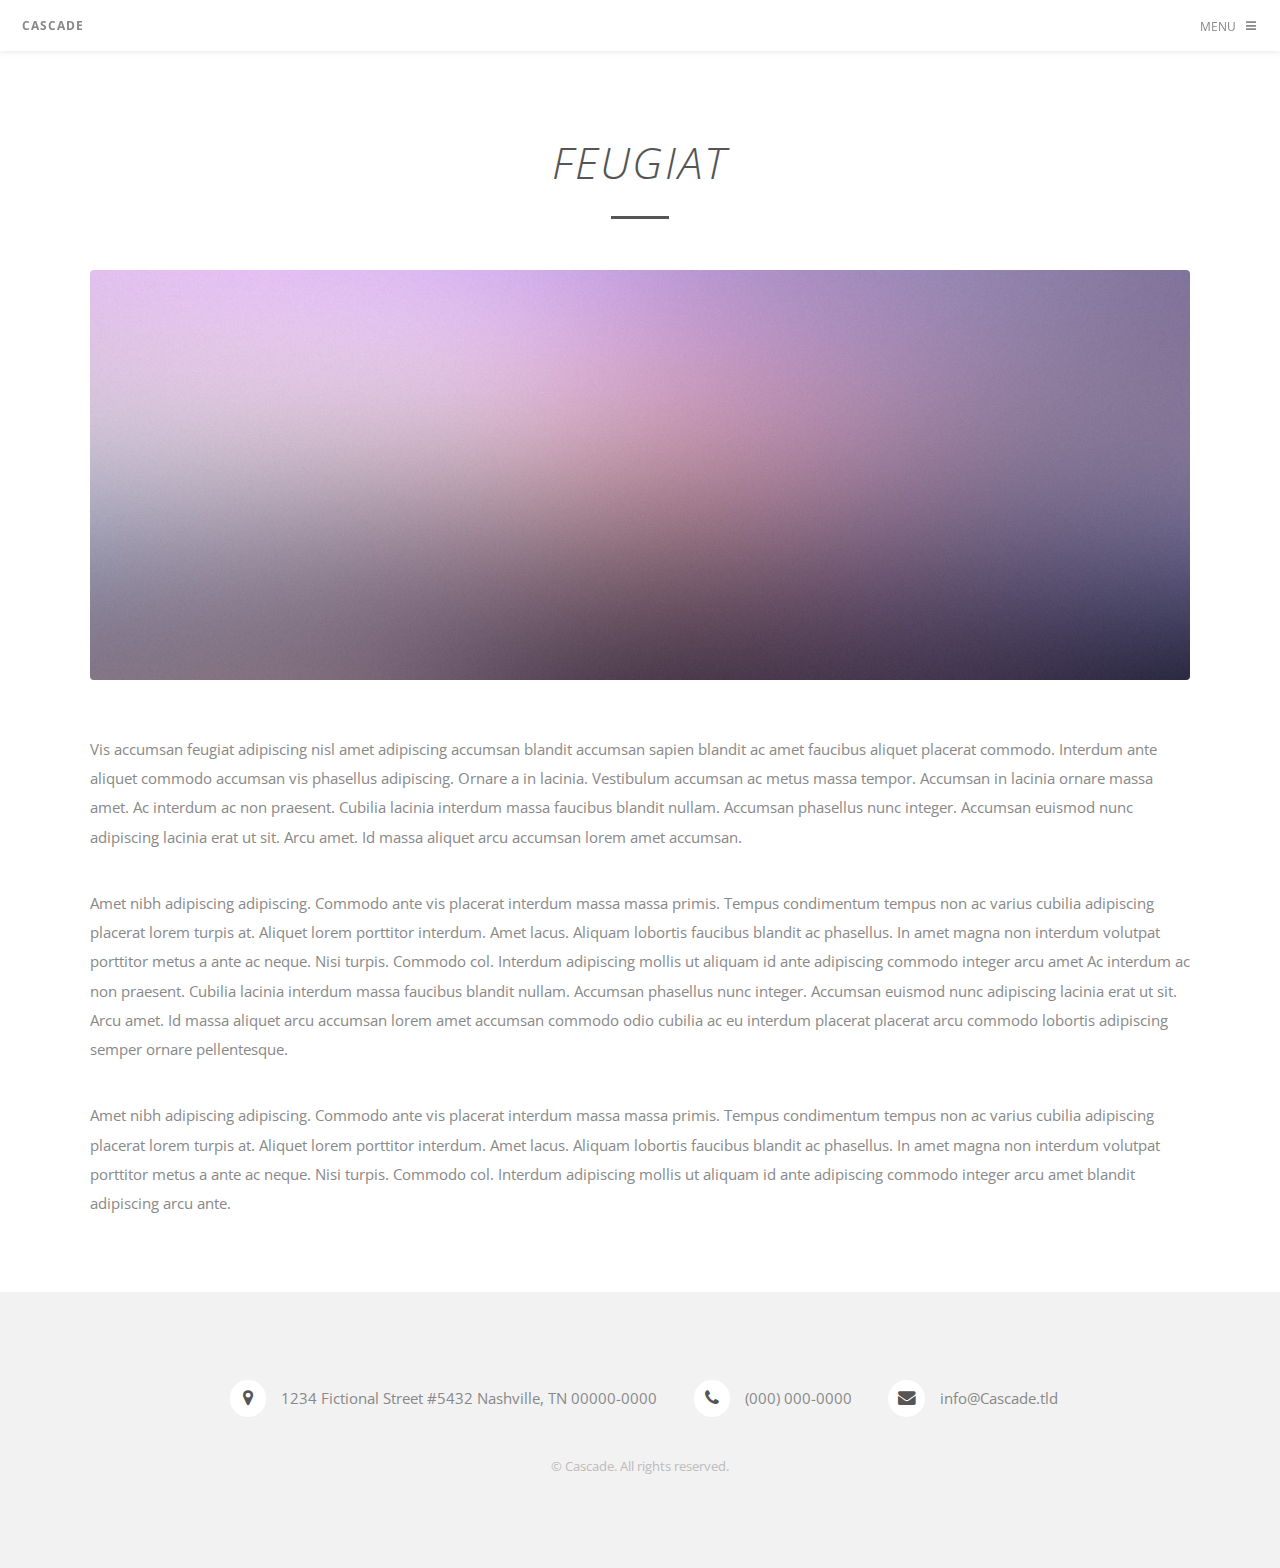
<file: feugiat.html>
<!DOCTYPE html>
<html>
  <head>
    <meta charset="utf-8" />
    <meta http-equiv="x-ua-compatible" content="ie=edge" />
    <meta name="viewport" content="width=device-width, initial-scale=1, shrink-to-fit=no" />
    <meta name="generator" content="Gatsby 2.0.96" />
    <title data-react-helmet="true">Feugiat-Cascade</title>
    <title data-react-helmet="true"></title>
    <meta name="viewport" content="width=device-width, initial-scale=1, user-scalable=no" />
    <link rel="stylesheet" href="/assets/css/main.css" />
    <link as="script" rel="preload" href="/webpack-runtime-f8870733e49515dbca30.js" />
    <link as="script" rel="preload" href="/app-3d0c98a6dfe3c78c476f.js" />
    <link as="script" rel="preload" href="/0-6fc6d21a2c558ec8c744.js" />
    <link as="script" rel="preload" href="/component---src-templates-page-js-b4298a0f62251375edbf.js" />
    <link as="fetch" rel="preload" href="/static/d/386/path---feugiat-html-f-64-fa3-EeipiFEybStg1Aro5OHUqHCp4I8.json" crossorigin="use-credentials" />
  </head>
  <body class="is-preload">
    <noscript id="gatsby-noscript">This app works best with JavaScript enabled.</noscript>
    <div id="___gatsby">
      <div style="outline:none" tabindex="-1" role="group">
        <header id="header">
          <a class="logo" href="/">Cascade</a>
          <nav>
            <ul>
              <li><a href="#menu">Menu</a></li>
            </ul>
          </nav>
        </header>
        <nav id="menu">
          <ul class="links">
            <li><a href="/index.html">Home</a></li>
            <li><a href="/generic.html">Generic</a></li>
            <li><a href="/elements.html">Elements</a></li>
            <li><a href="/generic.html" class="button primary">Sign Up</a></li>
            <li><a href="/generic.html" class="button">Log In</a></li>
          </ul>
        </nav>
        <section id="main" class="wrapper">
          <div class="inner">
            <header class="major"><h1>Feugiat</h1></header>
            <span class="image main"><img src="/images/pic06.jpg" alt=""/></span>
            <p>
              Vis accumsan feugiat adipiscing nisl amet adipiscing accumsan blandit accumsan sapien blandit ac amet faucibus aliquet placerat commodo. Interdum ante aliquet commodo accumsan vis phasellus adipiscing. Ornare a in lacinia. Vestibulum accumsan ac metus massa tempor. Accumsan in lacinia ornare massa amet. Ac interdum ac non praesent. Cubilia lacinia interdum massa faucibus blandit nullam. Accumsan phasellus nunc integer. Accumsan euismod nunc adipiscing lacinia erat ut sit. Arcu
              amet. Id massa aliquet arcu accumsan lorem amet accumsan.
            </p>
            <p>
              Amet nibh adipiscing adipiscing. Commodo ante vis placerat interdum massa massa primis. Tempus condimentum tempus non ac varius cubilia adipiscing placerat lorem turpis at. Aliquet lorem porttitor interdum. Amet lacus. Aliquam lobortis faucibus blandit ac phasellus. In amet magna non interdum volutpat porttitor metus a ante ac neque. Nisi turpis. Commodo col. Interdum adipiscing mollis ut aliquam id ante adipiscing commodo integer arcu amet Ac interdum ac non praesent. Cubilia
              lacinia interdum massa faucibus blandit nullam. Accumsan phasellus nunc integer. Accumsan euismod nunc adipiscing lacinia erat ut sit. Arcu amet. Id massa aliquet arcu accumsan lorem amet accumsan commodo odio cubilia ac eu interdum placerat placerat arcu commodo lobortis adipiscing semper ornare pellentesque.
            </p>
            <p>Amet nibh adipiscing adipiscing. Commodo ante vis placerat interdum massa massa primis. Tempus condimentum tempus non ac varius cubilia adipiscing placerat lorem turpis at. Aliquet lorem porttitor interdum. Amet lacus. Aliquam lobortis faucibus blandit ac phasellus. In amet magna non interdum volutpat porttitor metus a ante ac neque. Nisi turpis. Commodo col. Interdum adipiscing mollis ut aliquam id ante adipiscing commodo integer arcu amet blandit adipiscing arcu ante.</p>
          </div>
        </section>
        <footer id="footer">
          <ul class="contact-icons">
            <li class="icon fa-map-marker"><a href="#">1234 Fictional Street #5432 Nashville, TN 00000-0000</a></li>
            <li class="icon fa-phone"><a href="#">(000) 000-0000</a></li>
            <li class="icon fa-envelope"><a href="#">info@Cascade.tld</a></li>
          </ul>
          <div class="copyright">© Cascade. All rights reserved.</div>
        </footer>
      </div>
    </div>
    <script src="/assets/js/jquery.min.js"></script
    ><script src="/assets/js/jquery.scrolly.min.js"></script
    ><script src="/assets/js/jquery.scrollex.min.js"></script
    ><script src="/assets/js/browser.min.js"></script
    ><script src="/assets/js/breakpoints.min.js"></script
    ><script src="/assets/js/util.js"></script
    ><script src="/assets/js/main.js"></script
    ><script id="gatsby-script-loader">
      /*<![CDATA[*/ window.page = { componentChunkName: "component---src-templates-page-js", jsonName: "feugiat-html-f64", path: "/feugiat.html" };
      window.dataPath = "386/path---feugiat-html-f-64-fa3-EeipiFEybStg1Aro5OHUqHCp4I8"; /*]]>*/</script
    ><script id="gatsby-chunk-mapping">
      /*<![CDATA[*/ window.___chunkMapping = { app: ["/app-3d0c98a6dfe3c78c476f.js"], "component---src-templates-page-js": ["/component---src-templates-page-js-b4298a0f62251375edbf.js"], "component---src-templates-home-js": ["/component---src-templates-home-js-a22d3c0362c85b65ea75.js"], "component---src-templates-elements-js": ["/component---src-templates-elements-js-d16f2b9a58bc7e8f39ed.js"], "pages-manifest": ["/pages-manifest-60d15c54264011c520ca.js"] }; /*]]>*/</script
    ><script src="/component---src-templates-page-js-b4298a0f62251375edbf.js" async=""></script
    ><script src="/0-6fc6d21a2c558ec8c744.js" async=""></script
    ><script src="/app-3d0c98a6dfe3c78c476f.js" async=""></script
    ><script src="/webpack-runtime-f8870733e49515dbca30.js" async=""></script>
  </body>
</html>
</file>
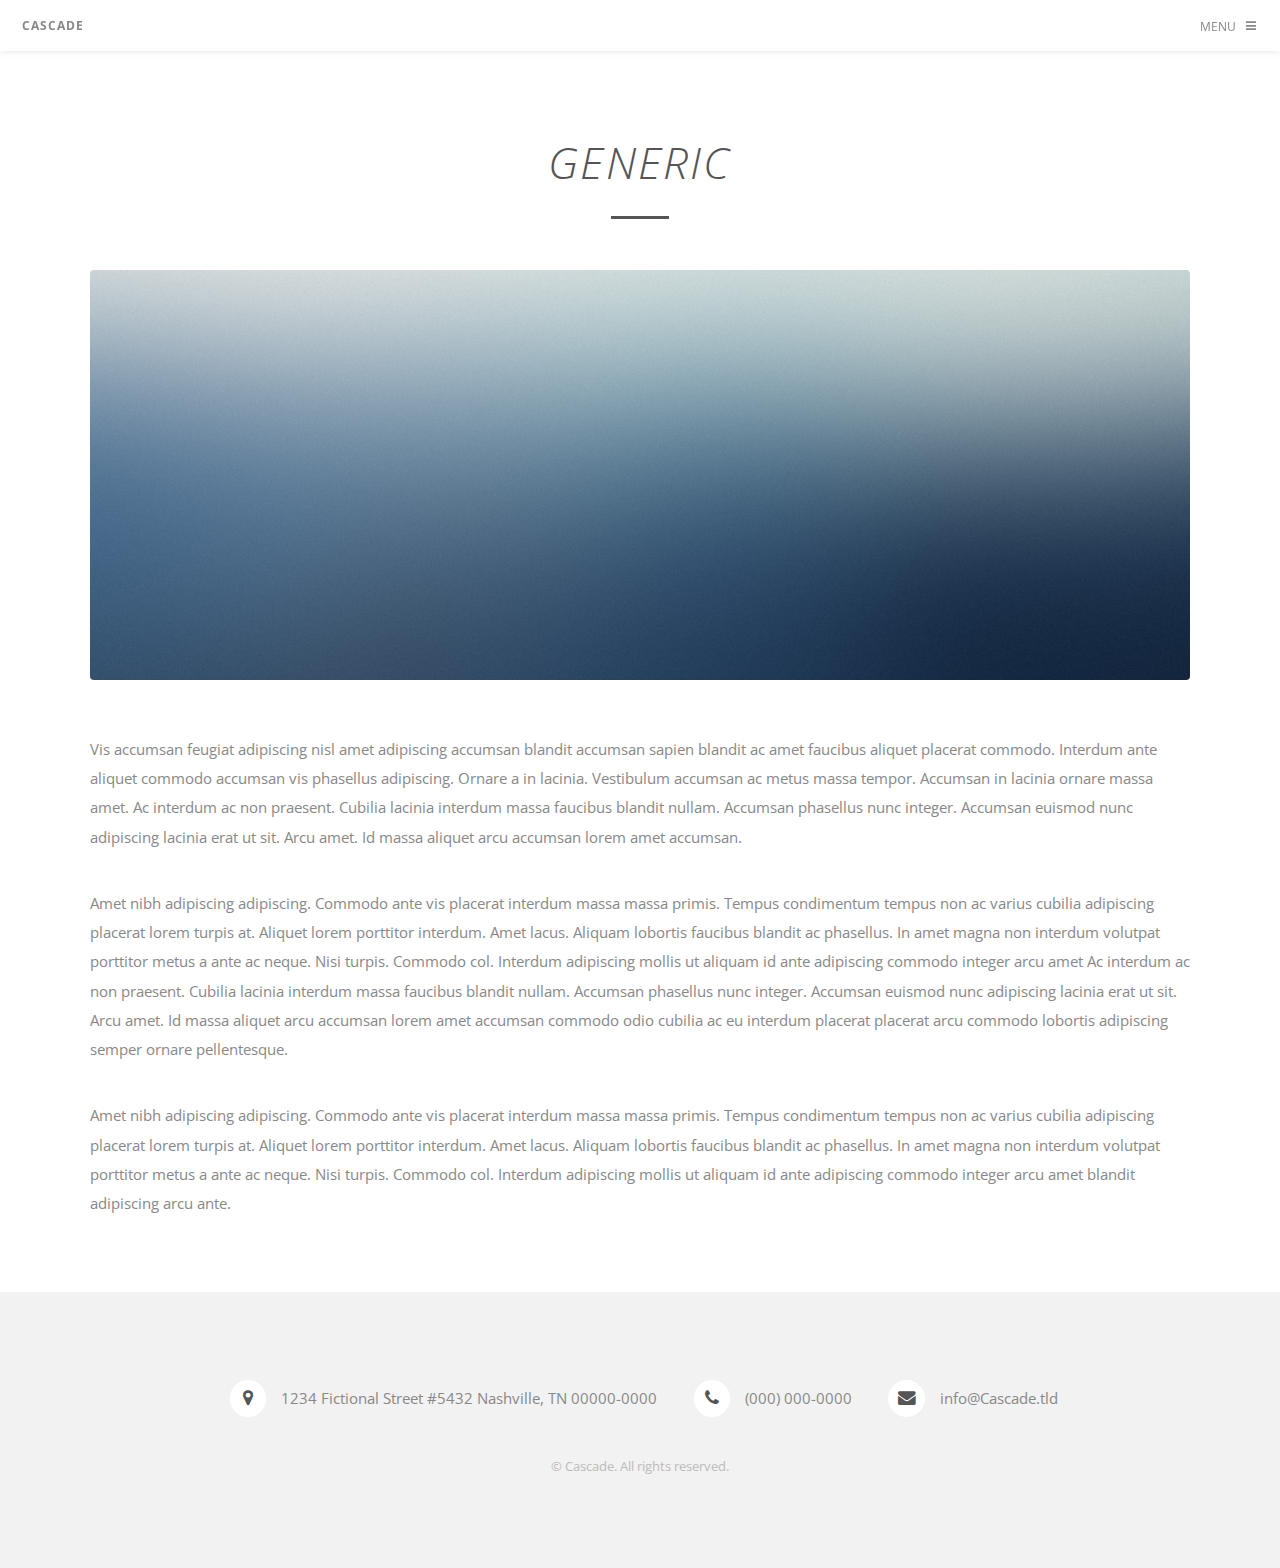
<file: generic.html>
<!DOCTYPE html>
<html>
  <head>
    <meta charset="utf-8" />
    <meta http-equiv="x-ua-compatible" content="ie=edge" />
    <meta name="viewport" content="width=device-width, initial-scale=1, shrink-to-fit=no" />
    <meta name="generator" content="Gatsby 2.0.96" />
    <title data-react-helmet="true">Generic-Cascade</title>
    <title data-react-helmet="true"></title>
    <meta name="viewport" content="width=device-width, initial-scale=1, user-scalable=no" />
    <link rel="stylesheet" href="/assets/css/main.css" />
    <link as="script" rel="preload" href="/webpack-runtime-f8870733e49515dbca30.js" />
    <link as="script" rel="preload" href="/app-3d0c98a6dfe3c78c476f.js" />
    <link as="script" rel="preload" href="/0-6fc6d21a2c558ec8c744.js" />
    <link as="script" rel="preload" href="/component---src-templates-page-js-b4298a0f62251375edbf.js" />
    <link as="fetch" rel="preload" href="/static/d/219/path---generic-html-1-e-9-fc9-7Kh27U9IIdgJX0wtzjYQuNqPrGY.json" crossorigin="use-credentials" />
  </head>
  <body class="is-preload">
    <noscript id="gatsby-noscript">This app works best with JavaScript enabled.</noscript>
    <div id="___gatsby">
      <div style="outline:none" tabindex="-1" role="group">
        <header id="header">
          <a class="logo" href="/">Cascade</a>
          <nav>
            <ul>
              <li><a href="#menu">Menu</a></li>
            </ul>
          </nav>
        </header>
        <nav id="menu">
          <ul class="links">
            <li><a href="/index.html">Home</a></li>
            <li><a href="/generic.html">Generic</a></li>
            <li><a href="/elements.html">Elements</a></li>
            <li><a href="/generic.html" class="button primary">Sign Up</a></li>
            <li><a href="/generic.html" class="button">Log In</a></li>
          </ul>
        </nav>
        <section id="main" class="wrapper">
          <div class="inner">
            <header class="major"><h1>Generic</h1></header>
            <span class="image main"><img src="/images/pic04.jpg" alt=""/></span>
            <p>
              Vis accumsan feugiat adipiscing nisl amet adipiscing accumsan blandit accumsan sapien blandit ac amet faucibus aliquet placerat commodo. Interdum ante aliquet commodo accumsan vis phasellus adipiscing. Ornare a in lacinia. Vestibulum accumsan ac metus massa tempor. Accumsan in lacinia ornare massa amet. Ac interdum ac non praesent. Cubilia lacinia interdum massa faucibus blandit nullam. Accumsan phasellus nunc integer. Accumsan euismod nunc adipiscing lacinia erat ut sit. Arcu
              amet. Id massa aliquet arcu accumsan lorem amet accumsan.
            </p>
            <p>
              Amet nibh adipiscing adipiscing. Commodo ante vis placerat interdum massa massa primis. Tempus condimentum tempus non ac varius cubilia adipiscing placerat lorem turpis at. Aliquet lorem porttitor interdum. Amet lacus. Aliquam lobortis faucibus blandit ac phasellus. In amet magna non interdum volutpat porttitor metus a ante ac neque. Nisi turpis. Commodo col. Interdum adipiscing mollis ut aliquam id ante adipiscing commodo integer arcu amet Ac interdum ac non praesent. Cubilia
              lacinia interdum massa faucibus blandit nullam. Accumsan phasellus nunc integer. Accumsan euismod nunc adipiscing lacinia erat ut sit. Arcu amet. Id massa aliquet arcu accumsan lorem amet accumsan commodo odio cubilia ac eu interdum placerat placerat arcu commodo lobortis adipiscing semper ornare pellentesque.
            </p>
            <p>Amet nibh adipiscing adipiscing. Commodo ante vis placerat interdum massa massa primis. Tempus condimentum tempus non ac varius cubilia adipiscing placerat lorem turpis at. Aliquet lorem porttitor interdum. Amet lacus. Aliquam lobortis faucibus blandit ac phasellus. In amet magna non interdum volutpat porttitor metus a ante ac neque. Nisi turpis. Commodo col. Interdum adipiscing mollis ut aliquam id ante adipiscing commodo integer arcu amet blandit adipiscing arcu ante.</p>
          </div>
        </section>
        <footer id="footer">
          <ul class="contact-icons">
            <li class="icon fa-map-marker"><a href="#">1234 Fictional Street #5432 Nashville, TN 00000-0000</a></li>
            <li class="icon fa-phone"><a href="#">(000) 000-0000</a></li>
            <li class="icon fa-envelope"><a href="#">info@Cascade.tld</a></li>
          </ul>
          <div class="copyright">© Cascade. All rights reserved.</div>
        </footer>
      </div>
    </div>
    <script src="/assets/js/jquery.min.js"></script
    ><script src="/assets/js/jquery.scrolly.min.js"></script
    ><script src="/assets/js/jquery.scrollex.min.js"></script
    ><script src="/assets/js/browser.min.js"></script
    ><script src="/assets/js/breakpoints.min.js"></script
    ><script src="/assets/js/util.js"></script
    ><script src="/assets/js/main.js"></script
    ><script id="gatsby-script-loader">
      /*<![CDATA[*/ window.page = { componentChunkName: "component---src-templates-page-js", jsonName: "generic-html-1e9", path: "/generic.html" };
      window.dataPath = "219/path---generic-html-1-e-9-fc9-7Kh27U9IIdgJX0wtzjYQuNqPrGY"; /*]]>*/</script
    ><script id="gatsby-chunk-mapping">
      /*<![CDATA[*/ window.___chunkMapping = { app: ["/app-3d0c98a6dfe3c78c476f.js"], "component---src-templates-page-js": ["/component---src-templates-page-js-b4298a0f62251375edbf.js"], "component---src-templates-home-js": ["/component---src-templates-home-js-a22d3c0362c85b65ea75.js"], "component---src-templates-elements-js": ["/component---src-templates-elements-js-d16f2b9a58bc7e8f39ed.js"], "pages-manifest": ["/pages-manifest-60d15c54264011c520ca.js"] }; /*]]>*/</script
    ><script src="/component---src-templates-page-js-b4298a0f62251375edbf.js" async=""></script
    ><script src="/0-6fc6d21a2c558ec8c744.js" async=""></script
    ><script src="/app-3d0c98a6dfe3c78c476f.js" async=""></script
    ><script src="/webpack-runtime-f8870733e49515dbca30.js" async=""></script>
  </body>
</html>
</file>
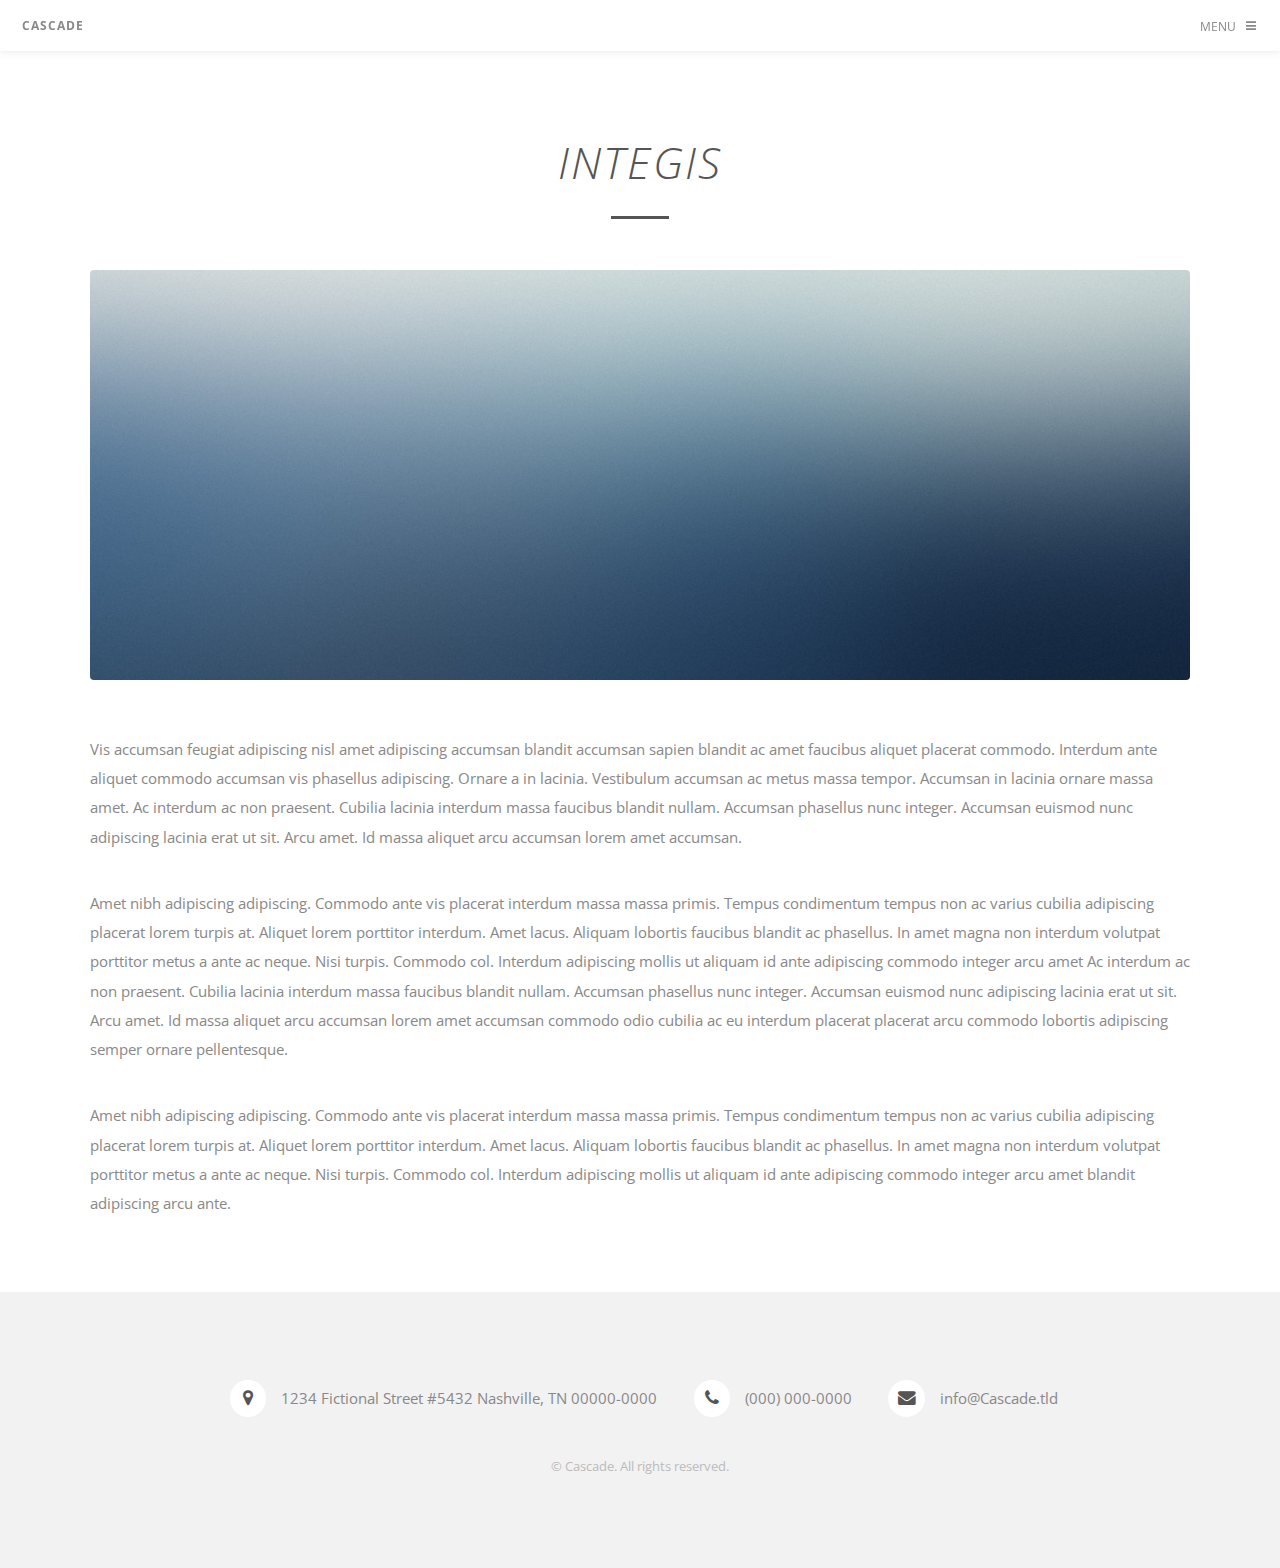
<file: integis.html>
<!DOCTYPE html>
<html>
  <head>
    <meta charset="utf-8" />
    <meta http-equiv="x-ua-compatible" content="ie=edge" />
    <meta name="viewport" content="width=device-width, initial-scale=1, shrink-to-fit=no" />
    <meta name="generator" content="Gatsby 2.0.96" />
    <title data-react-helmet="true">Integis-Cascade</title>
    <title data-react-helmet="true"></title>
    <meta name="viewport" content="width=device-width, initial-scale=1, user-scalable=no" />
    <link rel="stylesheet" href="/assets/css/main.css" />
    <link as="script" rel="preload" href="/webpack-runtime-f8870733e49515dbca30.js" />
    <link as="script" rel="preload" href="/app-3d0c98a6dfe3c78c476f.js" />
    <link as="script" rel="preload" href="/0-6fc6d21a2c558ec8c744.js" />
    <link as="script" rel="preload" href="/component---src-templates-page-js-b4298a0f62251375edbf.js" />
    <link as="fetch" rel="preload" href="/static/d/37/path---integis-html-05-a-f3f-m3jq1TH9sT4j3dlr22Vdov3wfgs.json" crossorigin="use-credentials" />
  </head>
  <body class="is-preload">
    <noscript id="gatsby-noscript">This app works best with JavaScript enabled.</noscript>
    <div id="___gatsby">
      <div style="outline:none" tabindex="-1" role="group">
        <header id="header">
          <a class="logo" href="/">Cascade</a>
          <nav>
            <ul>
              <li><a href="#menu">Menu</a></li>
            </ul>
          </nav>
        </header>
        <nav id="menu">
          <ul class="links">
            <li><a href="/index.html">Home</a></li>
            <li><a href="/generic.html">Generic</a></li>
            <li><a href="/elements.html">Elements</a></li>
            <li><a href="/generic.html" class="button primary">Sign Up</a></li>
            <li><a href="/generic.html" class="button">Log In</a></li>
          </ul>
        </nav>
        <section id="main" class="wrapper">
          <div class="inner">
            <header class="major"><h1>Integis</h1></header>
            <span class="image main"><img src="/images/pic04.jpg" alt=""/></span>
            <p>
              Vis accumsan feugiat adipiscing nisl amet adipiscing accumsan blandit accumsan sapien blandit ac amet faucibus aliquet placerat commodo. Interdum ante aliquet commodo accumsan vis phasellus adipiscing. Ornare a in lacinia. Vestibulum accumsan ac metus massa tempor. Accumsan in lacinia ornare massa amet. Ac interdum ac non praesent. Cubilia lacinia interdum massa faucibus blandit nullam. Accumsan phasellus nunc integer. Accumsan euismod nunc adipiscing lacinia erat ut sit. Arcu
              amet. Id massa aliquet arcu accumsan lorem amet accumsan.
            </p>
            <p>
              Amet nibh adipiscing adipiscing. Commodo ante vis placerat interdum massa massa primis. Tempus condimentum tempus non ac varius cubilia adipiscing placerat lorem turpis at. Aliquet lorem porttitor interdum. Amet lacus. Aliquam lobortis faucibus blandit ac phasellus. In amet magna non interdum volutpat porttitor metus a ante ac neque. Nisi turpis. Commodo col. Interdum adipiscing mollis ut aliquam id ante adipiscing commodo integer arcu amet Ac interdum ac non praesent. Cubilia
              lacinia interdum massa faucibus blandit nullam. Accumsan phasellus nunc integer. Accumsan euismod nunc adipiscing lacinia erat ut sit. Arcu amet. Id massa aliquet arcu accumsan lorem amet accumsan commodo odio cubilia ac eu interdum placerat placerat arcu commodo lobortis adipiscing semper ornare pellentesque.
            </p>
            <p>Amet nibh adipiscing adipiscing. Commodo ante vis placerat interdum massa massa primis. Tempus condimentum tempus non ac varius cubilia adipiscing placerat lorem turpis at. Aliquet lorem porttitor interdum. Amet lacus. Aliquam lobortis faucibus blandit ac phasellus. In amet magna non interdum volutpat porttitor metus a ante ac neque. Nisi turpis. Commodo col. Interdum adipiscing mollis ut aliquam id ante adipiscing commodo integer arcu amet blandit adipiscing arcu ante.</p>
          </div>
        </section>
        <footer id="footer">
          <ul class="contact-icons">
            <li class="icon fa-map-marker"><a href="#">1234 Fictional Street #5432 Nashville, TN 00000-0000</a></li>
            <li class="icon fa-phone"><a href="#">(000) 000-0000</a></li>
            <li class="icon fa-envelope"><a href="#">info@Cascade.tld</a></li>
          </ul>
          <div class="copyright">© Cascade. All rights reserved.</div>
        </footer>
      </div>
    </div>
    <script src="/assets/js/jquery.min.js"></script
    ><script src="/assets/js/jquery.scrolly.min.js"></script
    ><script src="/assets/js/jquery.scrollex.min.js"></script
    ><script src="/assets/js/browser.min.js"></script
    ><script src="/assets/js/breakpoints.min.js"></script
    ><script src="/assets/js/util.js"></script
    ><script src="/assets/js/main.js"></script
    ><script id="gatsby-script-loader">
      /*<![CDATA[*/ window.page = { componentChunkName: "component---src-templates-page-js", jsonName: "integis-html-05a", path: "/integis.html" };
      window.dataPath = "37/path---integis-html-05-a-f3f-m3jq1TH9sT4j3dlr22Vdov3wfgs"; /*]]>*/</script
    ><script id="gatsby-chunk-mapping">
      /*<![CDATA[*/ window.___chunkMapping = { app: ["/app-3d0c98a6dfe3c78c476f.js"], "component---src-templates-page-js": ["/component---src-templates-page-js-b4298a0f62251375edbf.js"], "component---src-templates-home-js": ["/component---src-templates-home-js-a22d3c0362c85b65ea75.js"], "component---src-templates-elements-js": ["/component---src-templates-elements-js-d16f2b9a58bc7e8f39ed.js"], "pages-manifest": ["/pages-manifest-60d15c54264011c520ca.js"] }; /*]]>*/</script
    ><script src="/component---src-templates-page-js-b4298a0f62251375edbf.js" async=""></script
    ><script src="/0-6fc6d21a2c558ec8c744.js" async=""></script
    ><script src="/app-3d0c98a6dfe3c78c476f.js" async=""></script
    ><script src="/webpack-runtime-f8870733e49515dbca30.js" async=""></script>
  </body>
</html>
</file>
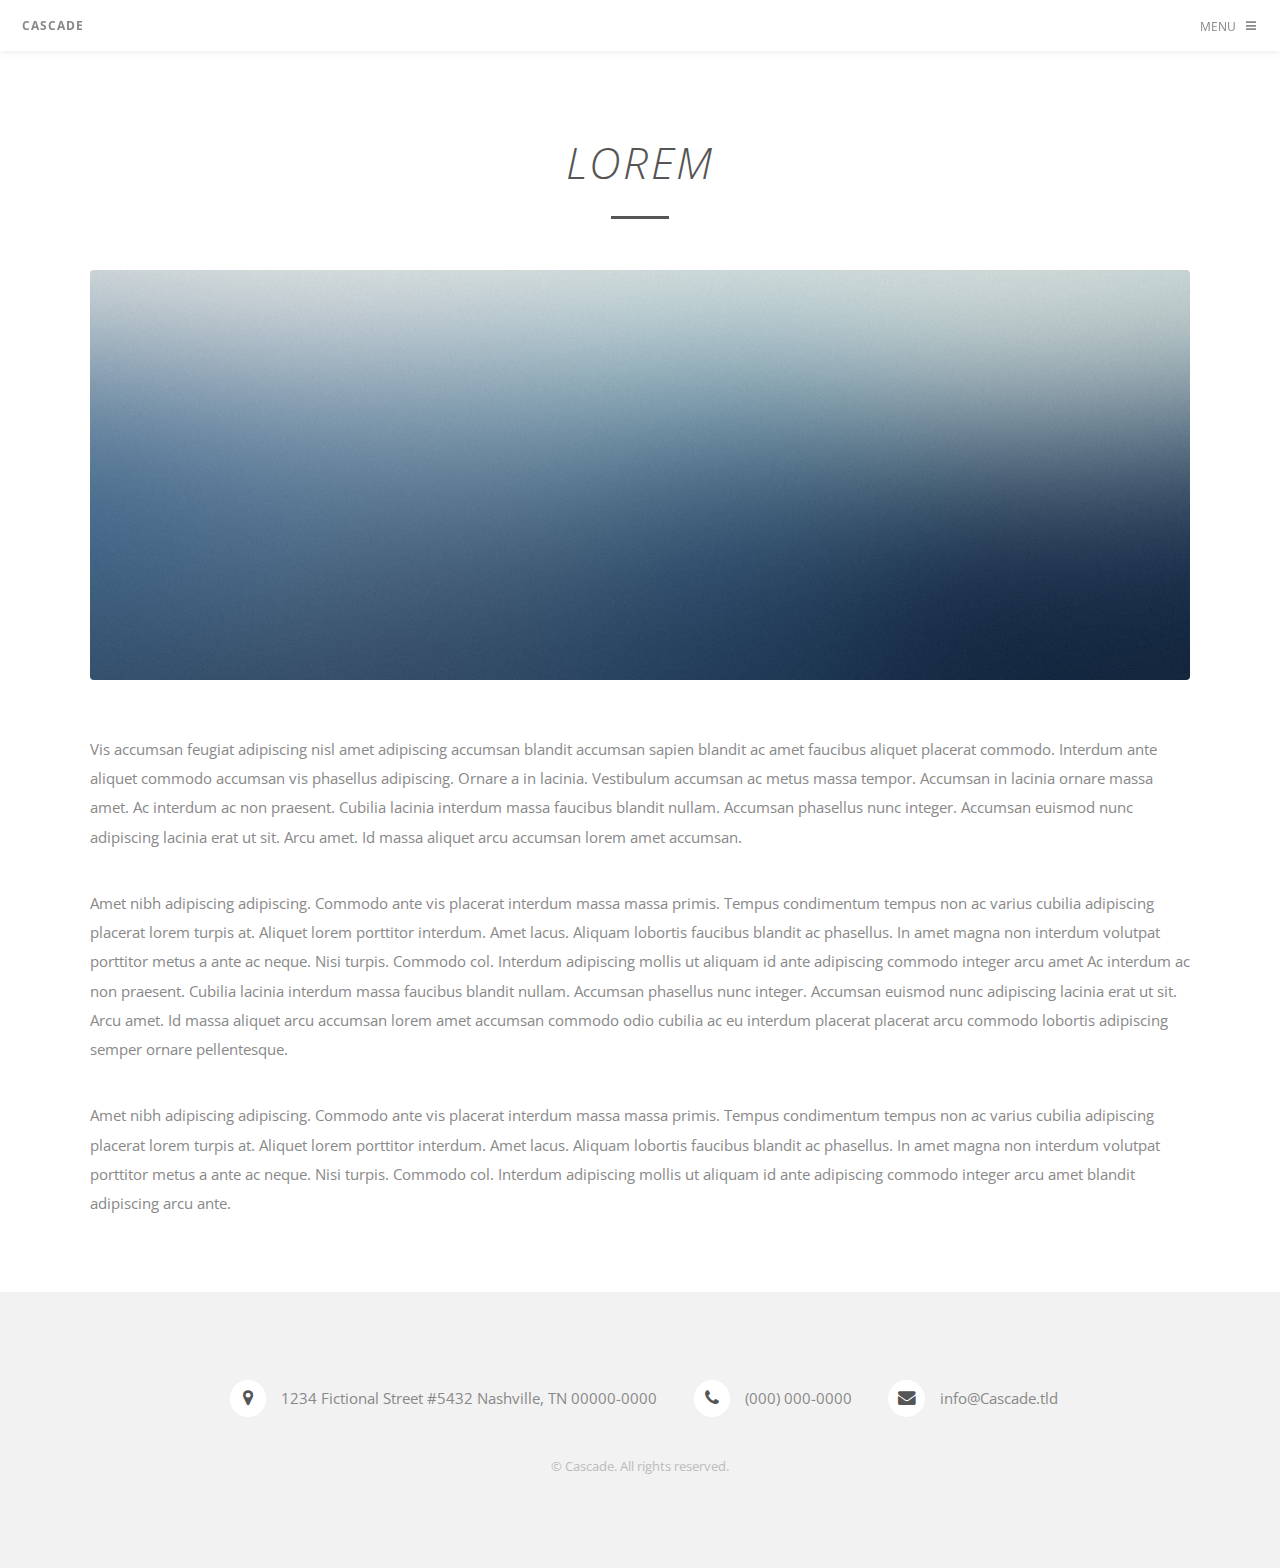
<file: lorem.html>
<!DOCTYPE html>
<html>
  <head>
    <meta charset="utf-8" />
    <meta http-equiv="x-ua-compatible" content="ie=edge" />
    <meta name="viewport" content="width=device-width, initial-scale=1, shrink-to-fit=no" />
    <meta name="generator" content="Gatsby 2.0.96" />
    <title data-react-helmet="true">Lorem-Cascade</title>
    <title data-react-helmet="true"></title>
    <meta name="viewport" content="width=device-width, initial-scale=1, user-scalable=no" />
    <link rel="stylesheet" href="/assets/css/main.css" />
    <link as="script" rel="preload" href="/webpack-runtime-f8870733e49515dbca30.js" />
    <link as="script" rel="preload" href="/app-3d0c98a6dfe3c78c476f.js" />
    <link as="script" rel="preload" href="/0-6fc6d21a2c558ec8c744.js" />
    <link as="script" rel="preload" href="/component---src-templates-page-js-b4298a0f62251375edbf.js" />
    <link as="fetch" rel="preload" href="/static/d/92/path---lorem-html-d-7-e-60a-tMsSX5NCZOhWKC1OTw7N1MFFd1g.json" crossorigin="use-credentials" />
  </head>
  <body class="is-preload">
    <noscript id="gatsby-noscript">This app works best with JavaScript enabled.</noscript>
    <div id="___gatsby">
      <div style="outline:none" tabindex="-1" role="group">
        <header id="header">
          <a class="logo" href="/">Cascade</a>
          <nav>
            <ul>
              <li><a href="#menu">Menu</a></li>
            </ul>
          </nav>
        </header>
        <nav id="menu">
          <ul class="links">
            <li><a href="/index.html">Home</a></li>
            <li><a href="/generic.html">Generic</a></li>
            <li><a href="/elements.html">Elements</a></li>
            <li><a href="/generic.html" class="button primary">Sign Up</a></li>
            <li><a href="/generic.html" class="button">Log In</a></li>
          </ul>
        </nav>
        <section id="main" class="wrapper">
          <div class="inner">
            <header class="major"><h1>Lorem</h1></header>
            <span class="image main"><img src="/images/pic04.jpg" alt=""/></span>
            <p>
              Vis accumsan feugiat adipiscing nisl amet adipiscing accumsan blandit accumsan sapien blandit ac amet faucibus aliquet placerat commodo. Interdum ante aliquet commodo accumsan vis phasellus adipiscing. Ornare a in lacinia. Vestibulum accumsan ac metus massa tempor. Accumsan in lacinia ornare massa amet. Ac interdum ac non praesent. Cubilia lacinia interdum massa faucibus blandit nullam. Accumsan phasellus nunc integer. Accumsan euismod nunc adipiscing lacinia erat ut sit. Arcu
              amet. Id massa aliquet arcu accumsan lorem amet accumsan.
            </p>
            <p>
              Amet nibh adipiscing adipiscing. Commodo ante vis placerat interdum massa massa primis. Tempus condimentum tempus non ac varius cubilia adipiscing placerat lorem turpis at. Aliquet lorem porttitor interdum. Amet lacus. Aliquam lobortis faucibus blandit ac phasellus. In amet magna non interdum volutpat porttitor metus a ante ac neque. Nisi turpis. Commodo col. Interdum adipiscing mollis ut aliquam id ante adipiscing commodo integer arcu amet Ac interdum ac non praesent. Cubilia
              lacinia interdum massa faucibus blandit nullam. Accumsan phasellus nunc integer. Accumsan euismod nunc adipiscing lacinia erat ut sit. Arcu amet. Id massa aliquet arcu accumsan lorem amet accumsan commodo odio cubilia ac eu interdum placerat placerat arcu commodo lobortis adipiscing semper ornare pellentesque.
            </p>
            <p>Amet nibh adipiscing adipiscing. Commodo ante vis placerat interdum massa massa primis. Tempus condimentum tempus non ac varius cubilia adipiscing placerat lorem turpis at. Aliquet lorem porttitor interdum. Amet lacus. Aliquam lobortis faucibus blandit ac phasellus. In amet magna non interdum volutpat porttitor metus a ante ac neque. Nisi turpis. Commodo col. Interdum adipiscing mollis ut aliquam id ante adipiscing commodo integer arcu amet blandit adipiscing arcu ante.</p>
          </div>
        </section>
        <footer id="footer">
          <ul class="contact-icons">
            <li class="icon fa-map-marker"><a href="#">1234 Fictional Street #5432 Nashville, TN 00000-0000</a></li>
            <li class="icon fa-phone"><a href="#">(000) 000-0000</a></li>
            <li class="icon fa-envelope"><a href="#">info@Cascade.tld</a></li>
          </ul>
          <div class="copyright">© Cascade. All rights reserved.</div>
        </footer>
      </div>
    </div>
    <script src="/assets/js/jquery.min.js"></script
    ><script src="/assets/js/jquery.scrolly.min.js"></script
    ><script src="/assets/js/jquery.scrollex.min.js"></script
    ><script src="/assets/js/browser.min.js"></script
    ><script src="/assets/js/breakpoints.min.js"></script
    ><script src="/assets/js/util.js"></script
    ><script src="/assets/js/main.js"></script
    ><script id="gatsby-script-loader">
      /*<![CDATA[*/ window.page = { componentChunkName: "component---src-templates-page-js", jsonName: "lorem-html-d7e", path: "/lorem.html" };
      window.dataPath = "92/path---lorem-html-d-7-e-60a-tMsSX5NCZOhWKC1OTw7N1MFFd1g"; /*]]>*/</script
    ><script id="gatsby-chunk-mapping">
      /*<![CDATA[*/ window.___chunkMapping = { app: ["/app-3d0c98a6dfe3c78c476f.js"], "component---src-templates-page-js": ["/component---src-templates-page-js-b4298a0f62251375edbf.js"], "component---src-templates-home-js": ["/component---src-templates-home-js-a22d3c0362c85b65ea75.js"], "component---src-templates-elements-js": ["/component---src-templates-elements-js-d16f2b9a58bc7e8f39ed.js"], "pages-manifest": ["/pages-manifest-60d15c54264011c520ca.js"] }; /*]]>*/</script
    ><script src="/component---src-templates-page-js-b4298a0f62251375edbf.js" async=""></script
    ><script src="/0-6fc6d21a2c558ec8c744.js" async=""></script
    ><script src="/app-3d0c98a6dfe3c78c476f.js" async=""></script
    ><script src="/webpack-runtime-f8870733e49515dbca30.js" async=""></script>
  </body>
</html>
</file>
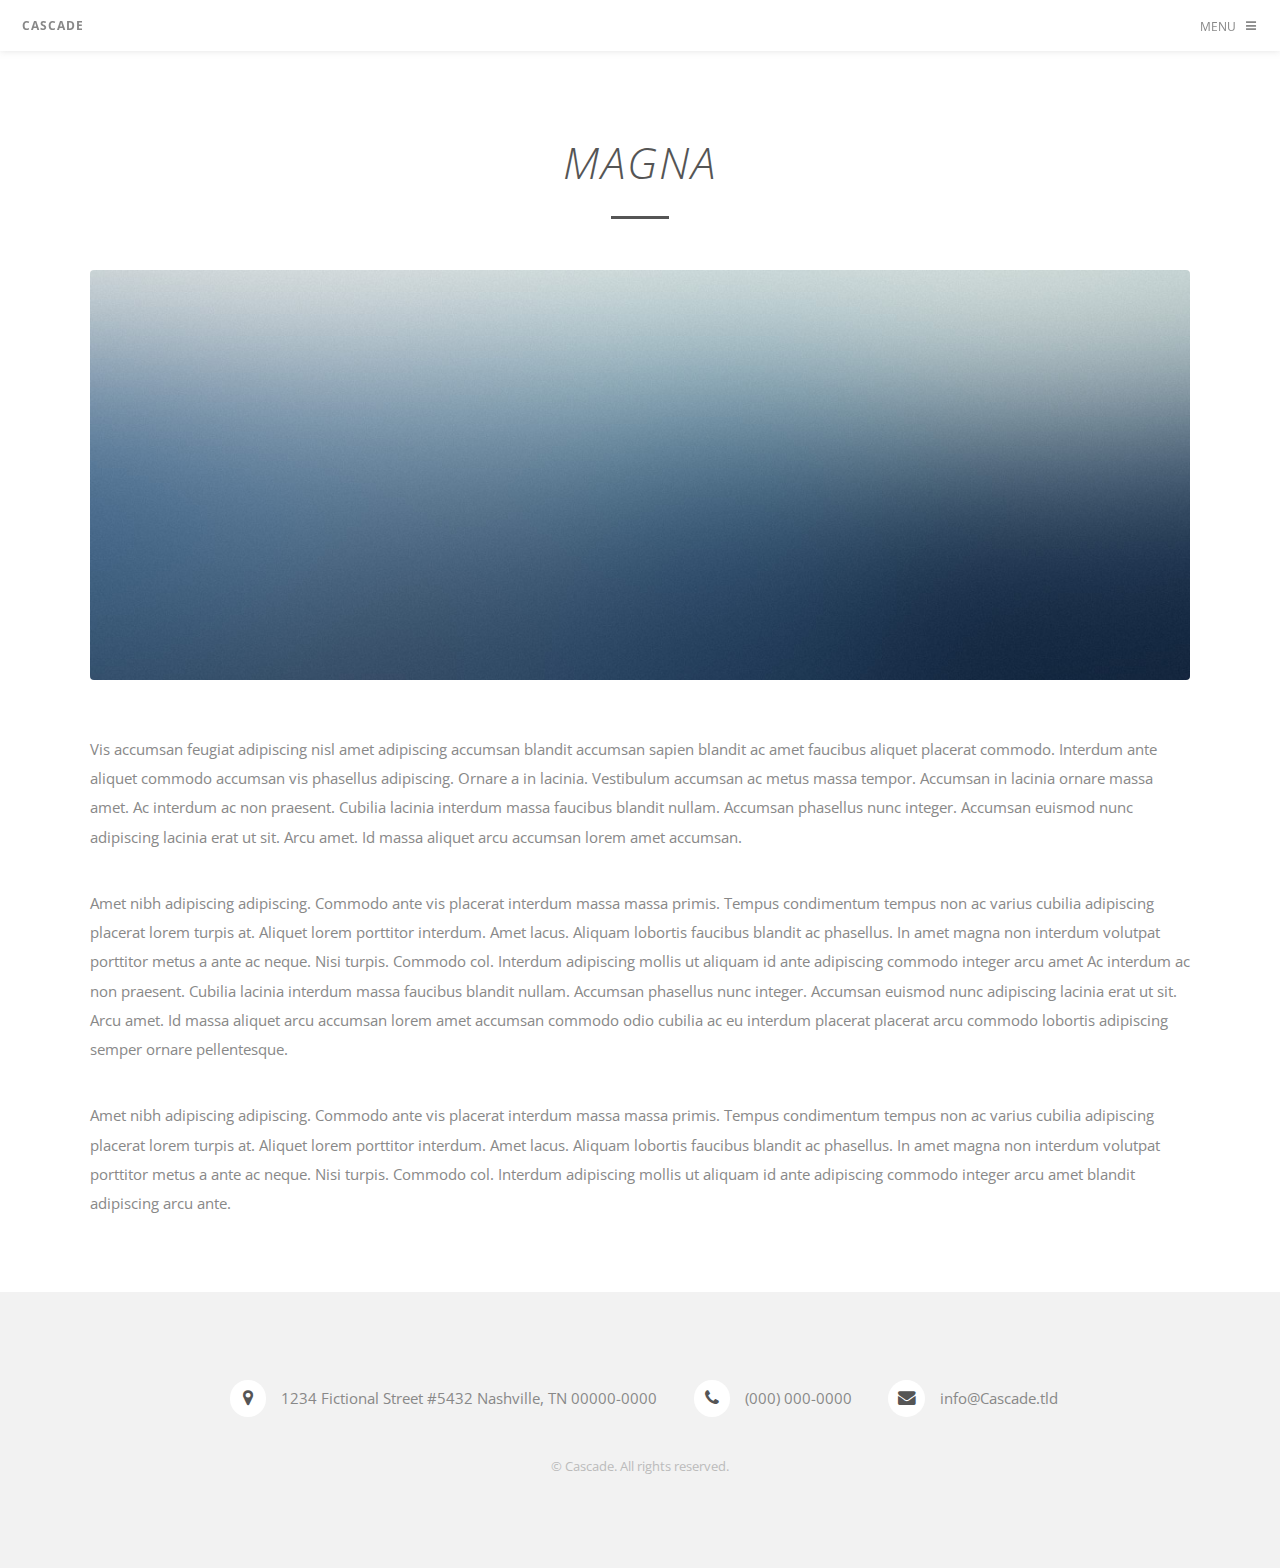
<file: magna.html>
<!DOCTYPE html>
<html>
  <head>
    <meta charset="utf-8" />
    <meta http-equiv="x-ua-compatible" content="ie=edge" />
    <meta name="viewport" content="width=device-width, initial-scale=1, shrink-to-fit=no" />
    <meta name="generator" content="Gatsby 2.0.96" />
    <title data-react-helmet="true">Magna-Cascade</title>
    <title data-react-helmet="true"></title>
    <meta name="viewport" content="width=device-width, initial-scale=1, user-scalable=no" />
    <link rel="stylesheet" href="/assets/css/main.css" />
    <link as="script" rel="preload" href="/webpack-runtime-f8870733e49515dbca30.js" />
    <link as="script" rel="preload" href="/app-3d0c98a6dfe3c78c476f.js" />
    <link as="script" rel="preload" href="/0-6fc6d21a2c558ec8c744.js" />
    <link as="script" rel="preload" href="/component---src-templates-page-js-b4298a0f62251375edbf.js" />
    <link as="fetch" rel="preload" href="/static/d/937/path---magna-html-606-7c6-nPmMdr3BfphDYJvpw8xJ1JKMMQ.json" crossorigin="use-credentials" />
  </head>
  <body class="is-preload">
    <noscript id="gatsby-noscript">This app works best with JavaScript enabled.</noscript>
    <div id="___gatsby">
      <div style="outline:none" tabindex="-1" role="group">
        <header id="header">
          <a class="logo" href="/">Cascade</a>
          <nav>
            <ul>
              <li><a href="#menu">Menu</a></li>
            </ul>
          </nav>
        </header>
        <nav id="menu">
          <ul class="links">
            <li><a href="/index.html">Home</a></li>
            <li><a href="/generic.html">Generic</a></li>
            <li><a href="/elements.html">Elements</a></li>
            <li><a href="/generic.html" class="button primary">Sign Up</a></li>
            <li><a href="/generic.html" class="button">Log In</a></li>
          </ul>
        </nav>
        <section id="main" class="wrapper">
          <div class="inner">
            <header class="major"><h1>Magna</h1></header>
            <span class="image main"><img src="/images/pic04.jpg" alt=""/></span>
            <p>
              Vis accumsan feugiat adipiscing nisl amet adipiscing accumsan blandit accumsan sapien blandit ac amet faucibus aliquet placerat commodo. Interdum ante aliquet commodo accumsan vis phasellus adipiscing. Ornare a in lacinia. Vestibulum accumsan ac metus massa tempor. Accumsan in lacinia ornare massa amet. Ac interdum ac non praesent. Cubilia lacinia interdum massa faucibus blandit nullam. Accumsan phasellus nunc integer. Accumsan euismod nunc adipiscing lacinia erat ut sit. Arcu
              amet. Id massa aliquet arcu accumsan lorem amet accumsan.
            </p>
            <p>
              Amet nibh adipiscing adipiscing. Commodo ante vis placerat interdum massa massa primis. Tempus condimentum tempus non ac varius cubilia adipiscing placerat lorem turpis at. Aliquet lorem porttitor interdum. Amet lacus. Aliquam lobortis faucibus blandit ac phasellus. In amet magna non interdum volutpat porttitor metus a ante ac neque. Nisi turpis. Commodo col. Interdum adipiscing mollis ut aliquam id ante adipiscing commodo integer arcu amet Ac interdum ac non praesent. Cubilia
              lacinia interdum massa faucibus blandit nullam. Accumsan phasellus nunc integer. Accumsan euismod nunc adipiscing lacinia erat ut sit. Arcu amet. Id massa aliquet arcu accumsan lorem amet accumsan commodo odio cubilia ac eu interdum placerat placerat arcu commodo lobortis adipiscing semper ornare pellentesque.
            </p>
            <p>Amet nibh adipiscing adipiscing. Commodo ante vis placerat interdum massa massa primis. Tempus condimentum tempus non ac varius cubilia adipiscing placerat lorem turpis at. Aliquet lorem porttitor interdum. Amet lacus. Aliquam lobortis faucibus blandit ac phasellus. In amet magna non interdum volutpat porttitor metus a ante ac neque. Nisi turpis. Commodo col. Interdum adipiscing mollis ut aliquam id ante adipiscing commodo integer arcu amet blandit adipiscing arcu ante.</p>
          </div>
        </section>
        <footer id="footer">
          <ul class="contact-icons">
            <li class="icon fa-map-marker"><a href="#">1234 Fictional Street #5432 Nashville, TN 00000-0000</a></li>
            <li class="icon fa-phone"><a href="#">(000) 000-0000</a></li>
            <li class="icon fa-envelope"><a href="#">info@Cascade.tld</a></li>
          </ul>
          <div class="copyright">© Cascade. All rights reserved.</div>
        </footer>
      </div>
    </div>
    <script src="/assets/js/jquery.min.js"></script
    ><script src="/assets/js/jquery.scrolly.min.js"></script
    ><script src="/assets/js/jquery.scrollex.min.js"></script
    ><script src="/assets/js/browser.min.js"></script
    ><script src="/assets/js/breakpoints.min.js"></script
    ><script src="/assets/js/util.js"></script
    ><script src="/assets/js/main.js"></script
    ><script id="gatsby-script-loader">
      /*<![CDATA[*/ window.page = { componentChunkName: "component---src-templates-page-js", jsonName: "magna-html-606", path: "/magna.html" };
      window.dataPath = "937/path---magna-html-606-7c6-nPmMdr3BfphDYJvpw8xJ1JKMMQ"; /*]]>*/</script
    ><script id="gatsby-chunk-mapping">
      /*<![CDATA[*/ window.___chunkMapping = { app: ["/app-3d0c98a6dfe3c78c476f.js"], "component---src-templates-page-js": ["/component---src-templates-page-js-b4298a0f62251375edbf.js"], "component---src-templates-home-js": ["/component---src-templates-home-js-a22d3c0362c85b65ea75.js"], "component---src-templates-elements-js": ["/component---src-templates-elements-js-d16f2b9a58bc7e8f39ed.js"], "pages-manifest": ["/pages-manifest-60d15c54264011c520ca.js"] }; /*]]>*/</script
    ><script src="/component---src-templates-page-js-b4298a0f62251375edbf.js" async=""></script
    ><script src="/0-6fc6d21a2c558ec8c744.js" async=""></script
    ><script src="/app-3d0c98a6dfe3c78c476f.js" async=""></script
    ><script src="/webpack-runtime-f8870733e49515dbca30.js" async=""></script>
  </body>
</html>
</file>
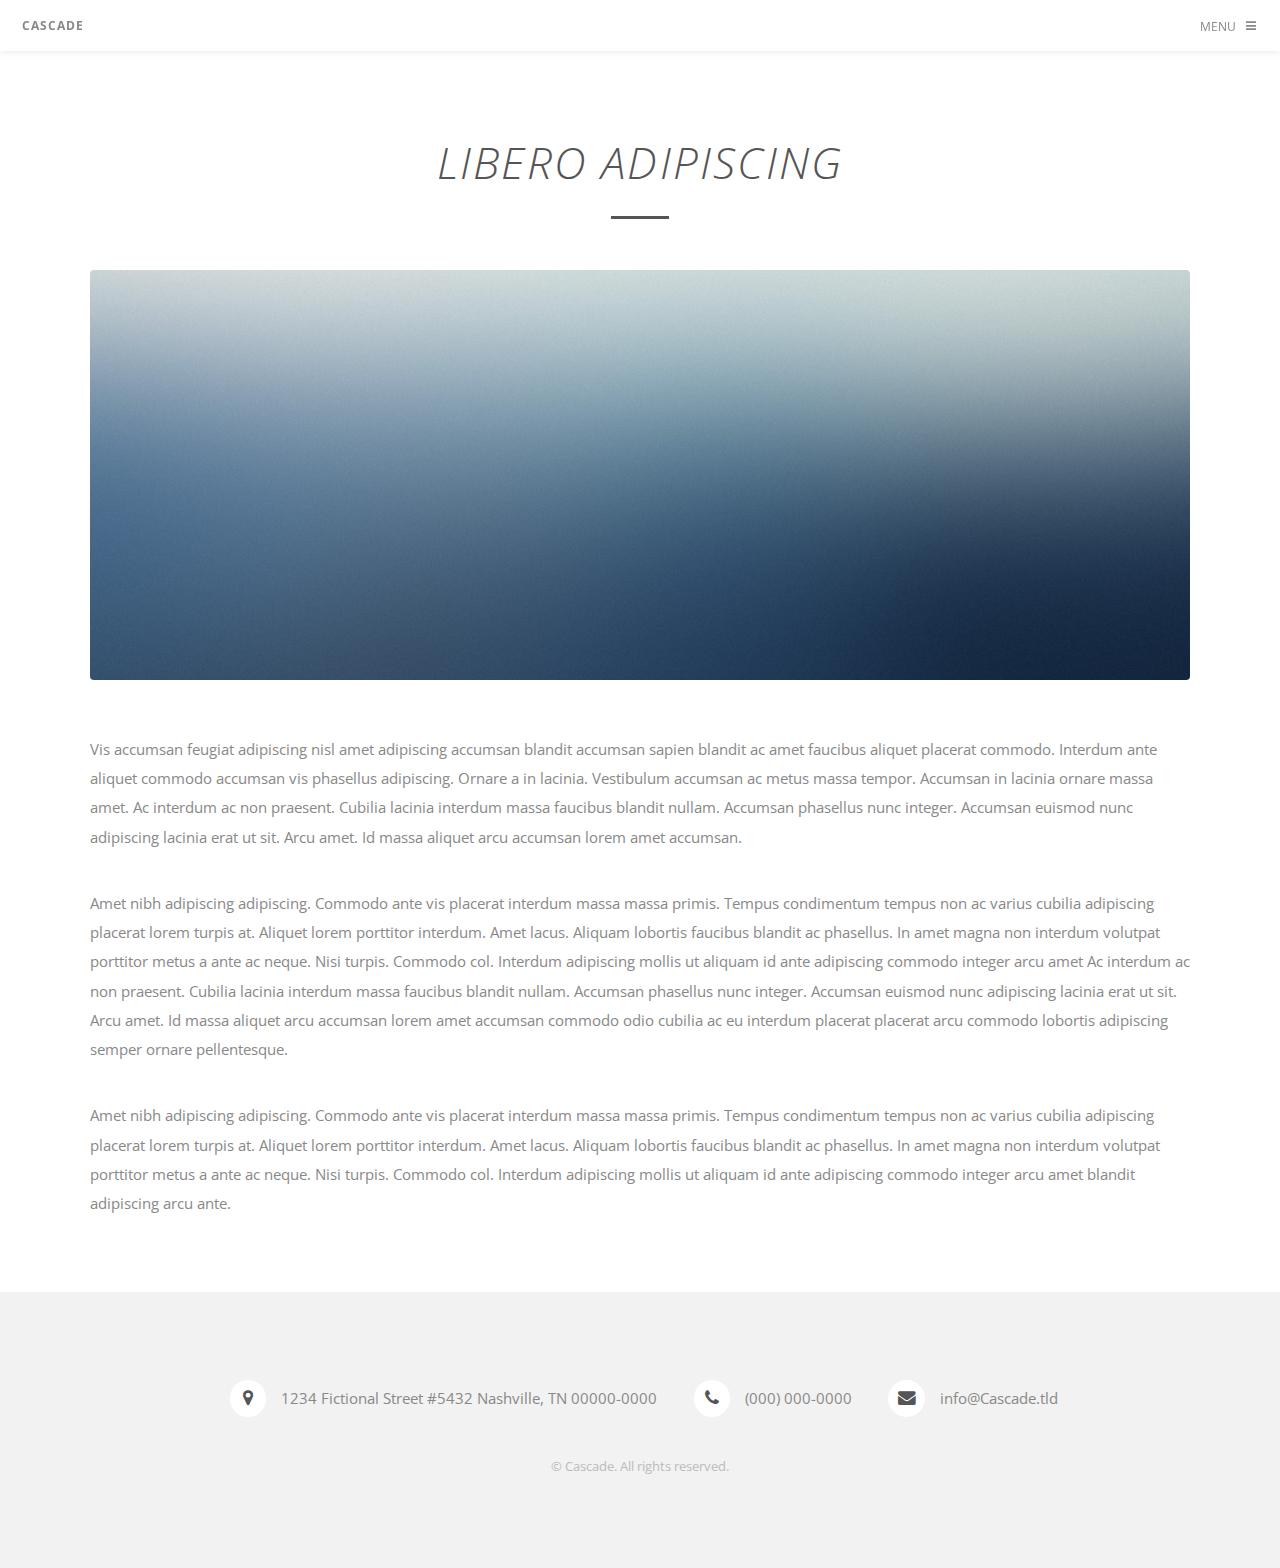
<file: posts/post-01.html>
<!DOCTYPE html>
<html>
  <head>
    <meta charset="utf-8" />
    <meta http-equiv="x-ua-compatible" content="ie=edge" />
    <meta name="viewport" content="width=device-width, initial-scale=1, shrink-to-fit=no" />
    <meta name="generator" content="Gatsby 2.0.96" />
    <title data-react-helmet="true">Libero adipiscing-Cascade</title>
    <title data-react-helmet="true"></title>
    <meta name="viewport" content="width=device-width, initial-scale=1, user-scalable=no" />
    <link rel="stylesheet" href="/assets/css/main.css" />
    <link as="script" rel="preload" href="/webpack-runtime-f8870733e49515dbca30.js" />
    <link as="script" rel="preload" href="/app-3d0c98a6dfe3c78c476f.js" />
    <link as="script" rel="preload" href="/0-6fc6d21a2c558ec8c744.js" />
    <link as="script" rel="preload" href="/component---src-templates-page-js-b4298a0f62251375edbf.js" />
    <link as="fetch" rel="preload" href="/static/d/325/path---posts-post-01-html-cd-4-0a8-vrIqkvSAUd832WohLTHMg8JfjQ.json" crossorigin="use-credentials" />
  </head>
  <body class="is-preload">
    <noscript id="gatsby-noscript">This app works best with JavaScript enabled.</noscript>
    <div id="___gatsby">
      <div style="outline:none" tabindex="-1" role="group">
        <header id="header">
          <a class="logo" href="/">Cascade</a>
          <nav>
            <ul>
              <li><a href="#menu">Menu</a></li>
            </ul>
          </nav>
        </header>
        <nav id="menu">
          <ul class="links">
            <li><a href="/index.html">Home</a></li>
            <li><a href="/generic.html">Generic</a></li>
            <li><a href="/elements.html">Elements</a></li>
            <li><a href="/generic.html" class="button primary">Sign Up</a></li>
            <li><a href="/generic.html" class="button">Log In</a></li>
          </ul>
        </nav>
        <section id="main" class="wrapper">
          <div class="inner">
            <header class="major"><h1>Libero adipiscing</h1></header>
            <span class="image main"><img src="/images/pic04.jpg" alt=""/></span>
            <p>
              Vis accumsan feugiat adipiscing nisl amet adipiscing accumsan blandit accumsan sapien blandit ac amet faucibus aliquet placerat commodo. Interdum ante aliquet commodo accumsan vis phasellus adipiscing. Ornare a in lacinia. Vestibulum accumsan ac metus massa tempor. Accumsan in lacinia ornare massa amet. Ac interdum ac non praesent. Cubilia lacinia interdum massa faucibus blandit nullam. Accumsan phasellus nunc integer. Accumsan euismod nunc adipiscing lacinia erat ut sit. Arcu
              amet. Id massa aliquet arcu accumsan lorem amet accumsan.
            </p>
            <p>
              Amet nibh adipiscing adipiscing. Commodo ante vis placerat interdum massa massa primis. Tempus condimentum tempus non ac varius cubilia adipiscing placerat lorem turpis at. Aliquet lorem porttitor interdum. Amet lacus. Aliquam lobortis faucibus blandit ac phasellus. In amet magna non interdum volutpat porttitor metus a ante ac neque. Nisi turpis. Commodo col. Interdum adipiscing mollis ut aliquam id ante adipiscing commodo integer arcu amet Ac interdum ac non praesent. Cubilia
              lacinia interdum massa faucibus blandit nullam. Accumsan phasellus nunc integer. Accumsan euismod nunc adipiscing lacinia erat ut sit. Arcu amet. Id massa aliquet arcu accumsan lorem amet accumsan commodo odio cubilia ac eu interdum placerat placerat arcu commodo lobortis adipiscing semper ornare pellentesque.
            </p>
            <p>Amet nibh adipiscing adipiscing. Commodo ante vis placerat interdum massa massa primis. Tempus condimentum tempus non ac varius cubilia adipiscing placerat lorem turpis at. Aliquet lorem porttitor interdum. Amet lacus. Aliquam lobortis faucibus blandit ac phasellus. In amet magna non interdum volutpat porttitor metus a ante ac neque. Nisi turpis. Commodo col. Interdum adipiscing mollis ut aliquam id ante adipiscing commodo integer arcu amet blandit adipiscing arcu ante.</p>
          </div>
        </section>
        <footer id="footer">
          <ul class="contact-icons">
            <li class="icon fa-map-marker"><a href="#">1234 Fictional Street #5432 Nashville, TN 00000-0000</a></li>
            <li class="icon fa-phone"><a href="#">(000) 000-0000</a></li>
            <li class="icon fa-envelope"><a href="#">info@Cascade.tld</a></li>
          </ul>
          <div class="copyright">© Cascade. All rights reserved.</div>
        </footer>
      </div>
    </div>
    <script src="/assets/js/jquery.min.js"></script
    ><script src="/assets/js/jquery.scrolly.min.js"></script
    ><script src="/assets/js/jquery.scrollex.min.js"></script
    ><script src="/assets/js/browser.min.js"></script
    ><script src="/assets/js/breakpoints.min.js"></script
    ><script src="/assets/js/util.js"></script
    ><script src="/assets/js/main.js"></script
    ><script id="gatsby-script-loader">
      /*<![CDATA[*/ window.page = { componentChunkName: "component---src-templates-page-js", jsonName: "posts-post-01-html-cd4", path: "/posts/post-01.html" };
      window.dataPath = "325/path---posts-post-01-html-cd-4-0a8-vrIqkvSAUd832WohLTHMg8JfjQ"; /*]]>*/</script
    ><script id="gatsby-chunk-mapping">
      /*<![CDATA[*/ window.___chunkMapping = { app: ["/app-3d0c98a6dfe3c78c476f.js"], "component---src-templates-page-js": ["/component---src-templates-page-js-b4298a0f62251375edbf.js"], "component---src-templates-home-js": ["/component---src-templates-home-js-a22d3c0362c85b65ea75.js"], "component---src-templates-elements-js": ["/component---src-templates-elements-js-d16f2b9a58bc7e8f39ed.js"], "pages-manifest": ["/pages-manifest-60d15c54264011c520ca.js"] }; /*]]>*/</script
    ><script src="/component---src-templates-page-js-b4298a0f62251375edbf.js" async=""></script
    ><script src="/0-6fc6d21a2c558ec8c744.js" async=""></script
    ><script src="/app-3d0c98a6dfe3c78c476f.js" async=""></script
    ><script src="/webpack-runtime-f8870733e49515dbca30.js" async=""></script>
  </body>
</html>
</file>
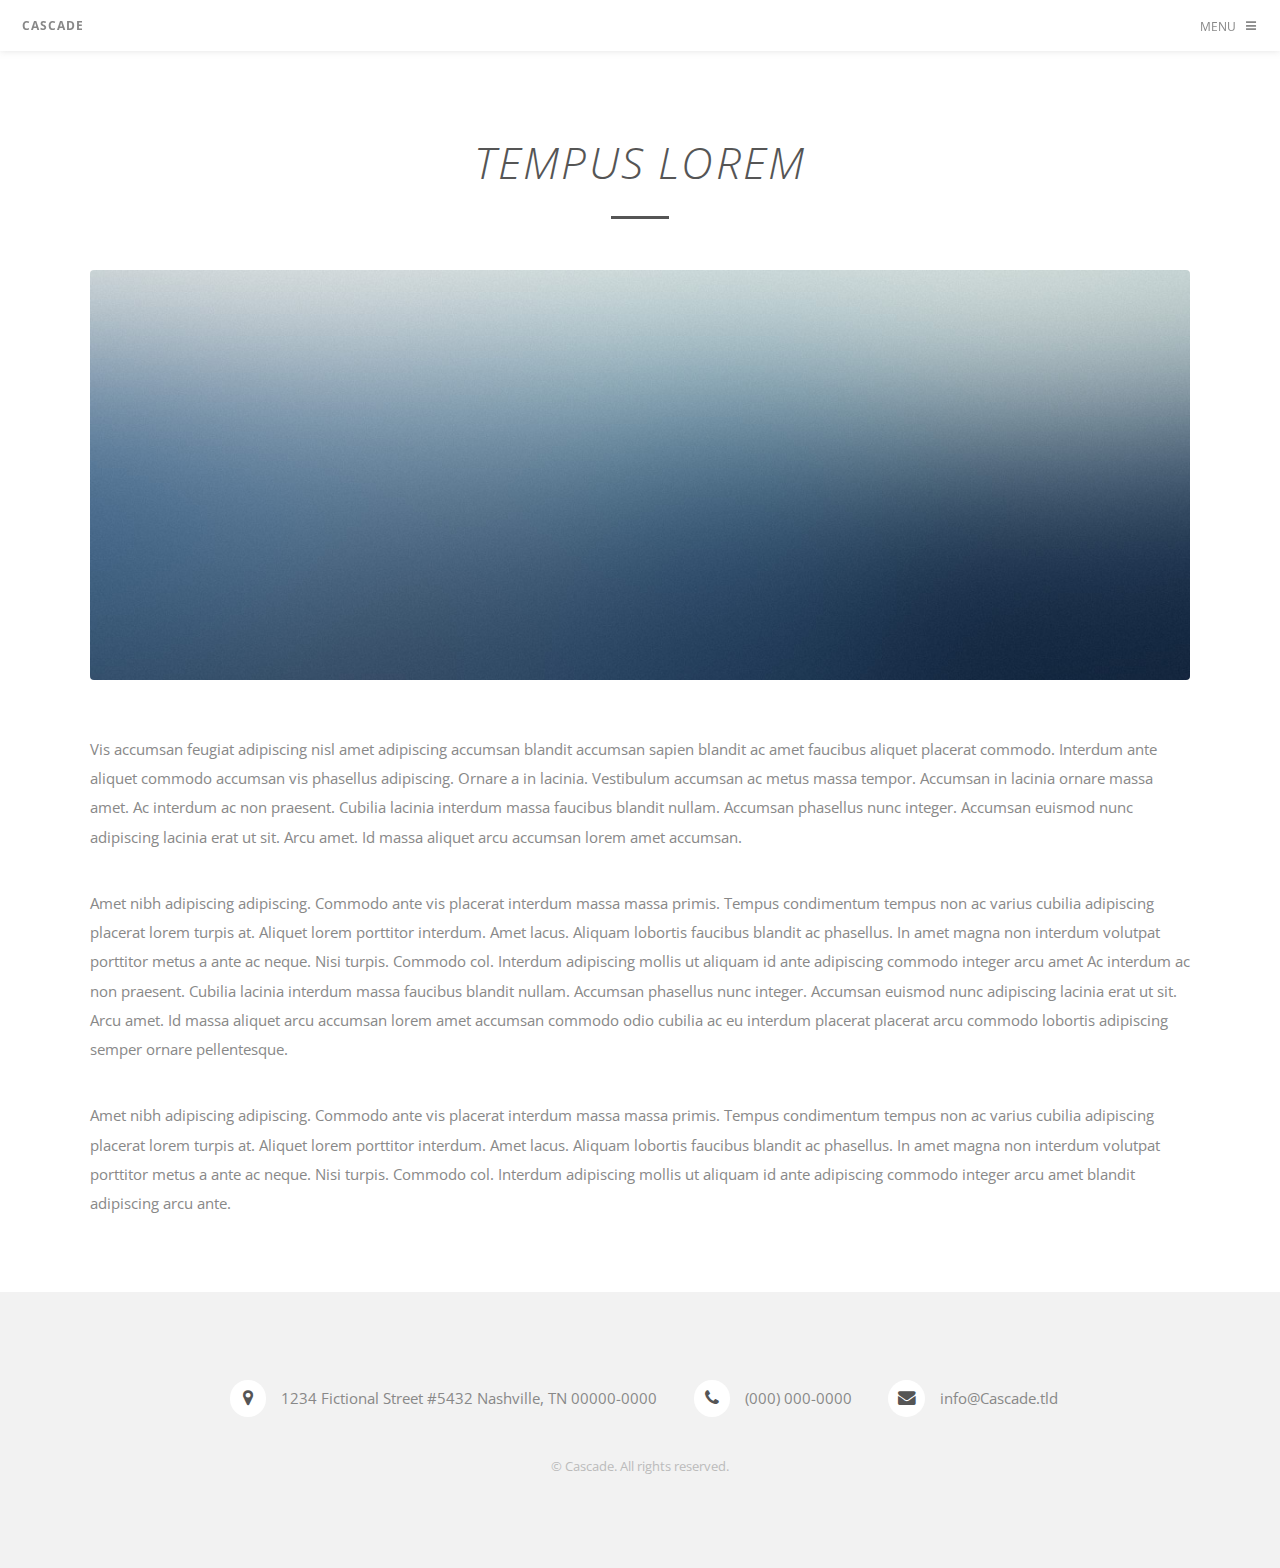
<file: posts/post-02.html>
<!DOCTYPE html>
<html>
  <head>
    <meta charset="utf-8" />
    <meta http-equiv="x-ua-compatible" content="ie=edge" />
    <meta name="viewport" content="width=device-width, initial-scale=1, shrink-to-fit=no" />
    <meta name="generator" content="Gatsby 2.0.96" />
    <title data-react-helmet="true">Tempus lorem-Cascade</title>
    <title data-react-helmet="true"></title>
    <meta name="viewport" content="width=device-width, initial-scale=1, user-scalable=no" />
    <link rel="stylesheet" href="/assets/css/main.css" />
    <link as="script" rel="preload" href="/webpack-runtime-f8870733e49515dbca30.js" />
    <link as="script" rel="preload" href="/app-3d0c98a6dfe3c78c476f.js" />
    <link as="script" rel="preload" href="/0-6fc6d21a2c558ec8c744.js" />
    <link as="script" rel="preload" href="/component---src-templates-page-js-b4298a0f62251375edbf.js" />
    <link as="fetch" rel="preload" href="/static/d/481/path---posts-post-02-html-5-dc-77a-vBOQiqWGvTK2zAA6brxWNC3DswY.json" crossorigin="use-credentials" />
  </head>
  <body class="is-preload">
    <noscript id="gatsby-noscript">This app works best with JavaScript enabled.</noscript>
    <div id="___gatsby">
      <div style="outline:none" tabindex="-1" role="group">
        <header id="header">
          <a class="logo" href="/">Cascade</a>
          <nav>
            <ul>
              <li><a href="#menu">Menu</a></li>
            </ul>
          </nav>
        </header>
        <nav id="menu">
          <ul class="links">
            <li><a href="/index.html">Home</a></li>
            <li><a href="/generic.html">Generic</a></li>
            <li><a href="/elements.html">Elements</a></li>
            <li><a href="/generic.html" class="button primary">Sign Up</a></li>
            <li><a href="/generic.html" class="button">Log In</a></li>
          </ul>
        </nav>
        <section id="main" class="wrapper">
          <div class="inner">
            <header class="major"><h1>Tempus lorem</h1></header>
            <span class="image main"><img src="/images/pic04.jpg" alt=""/></span>
            <p>
              Vis accumsan feugiat adipiscing nisl amet adipiscing accumsan blandit accumsan sapien blandit ac amet faucibus aliquet placerat commodo. Interdum ante aliquet commodo accumsan vis phasellus adipiscing. Ornare a in lacinia. Vestibulum accumsan ac metus massa tempor. Accumsan in lacinia ornare massa amet. Ac interdum ac non praesent. Cubilia lacinia interdum massa faucibus blandit nullam. Accumsan phasellus nunc integer. Accumsan euismod nunc adipiscing lacinia erat ut sit. Arcu
              amet. Id massa aliquet arcu accumsan lorem amet accumsan.
            </p>
            <p>
              Amet nibh adipiscing adipiscing. Commodo ante vis placerat interdum massa massa primis. Tempus condimentum tempus non ac varius cubilia adipiscing placerat lorem turpis at. Aliquet lorem porttitor interdum. Amet lacus. Aliquam lobortis faucibus blandit ac phasellus. In amet magna non interdum volutpat porttitor metus a ante ac neque. Nisi turpis. Commodo col. Interdum adipiscing mollis ut aliquam id ante adipiscing commodo integer arcu amet Ac interdum ac non praesent. Cubilia
              lacinia interdum massa faucibus blandit nullam. Accumsan phasellus nunc integer. Accumsan euismod nunc adipiscing lacinia erat ut sit. Arcu amet. Id massa aliquet arcu accumsan lorem amet accumsan commodo odio cubilia ac eu interdum placerat placerat arcu commodo lobortis adipiscing semper ornare pellentesque.
            </p>
            <p>Amet nibh adipiscing adipiscing. Commodo ante vis placerat interdum massa massa primis. Tempus condimentum tempus non ac varius cubilia adipiscing placerat lorem turpis at. Aliquet lorem porttitor interdum. Amet lacus. Aliquam lobortis faucibus blandit ac phasellus. In amet magna non interdum volutpat porttitor metus a ante ac neque. Nisi turpis. Commodo col. Interdum adipiscing mollis ut aliquam id ante adipiscing commodo integer arcu amet blandit adipiscing arcu ante.</p>
          </div>
        </section>
        <footer id="footer">
          <ul class="contact-icons">
            <li class="icon fa-map-marker"><a href="#">1234 Fictional Street #5432 Nashville, TN 00000-0000</a></li>
            <li class="icon fa-phone"><a href="#">(000) 000-0000</a></li>
            <li class="icon fa-envelope"><a href="#">info@Cascade.tld</a></li>
          </ul>
          <div class="copyright">© Cascade. All rights reserved.</div>
        </footer>
      </div>
    </div>
    <script src="/assets/js/jquery.min.js"></script
    ><script src="/assets/js/jquery.scrolly.min.js"></script
    ><script src="/assets/js/jquery.scrollex.min.js"></script
    ><script src="/assets/js/browser.min.js"></script
    ><script src="/assets/js/breakpoints.min.js"></script
    ><script src="/assets/js/util.js"></script
    ><script src="/assets/js/main.js"></script
    ><script id="gatsby-script-loader">
      /*<![CDATA[*/ window.page = { componentChunkName: "component---src-templates-page-js", jsonName: "posts-post-02-html-5dc", path: "/posts/post-02.html" };
      window.dataPath = "481/path---posts-post-02-html-5-dc-77a-vBOQiqWGvTK2zAA6brxWNC3DswY"; /*]]>*/</script
    ><script id="gatsby-chunk-mapping">
      /*<![CDATA[*/ window.___chunkMapping = { app: ["/app-3d0c98a6dfe3c78c476f.js"], "component---src-templates-page-js": ["/component---src-templates-page-js-b4298a0f62251375edbf.js"], "component---src-templates-home-js": ["/component---src-templates-home-js-a22d3c0362c85b65ea75.js"], "component---src-templates-elements-js": ["/component---src-templates-elements-js-d16f2b9a58bc7e8f39ed.js"], "pages-manifest": ["/pages-manifest-60d15c54264011c520ca.js"] }; /*]]>*/</script
    ><script src="/component---src-templates-page-js-b4298a0f62251375edbf.js" async=""></script
    ><script src="/0-6fc6d21a2c558ec8c744.js" async=""></script
    ><script src="/app-3d0c98a6dfe3c78c476f.js" async=""></script
    ><script src="/webpack-runtime-f8870733e49515dbca30.js" async=""></script>
  </body>
</html>
</file>
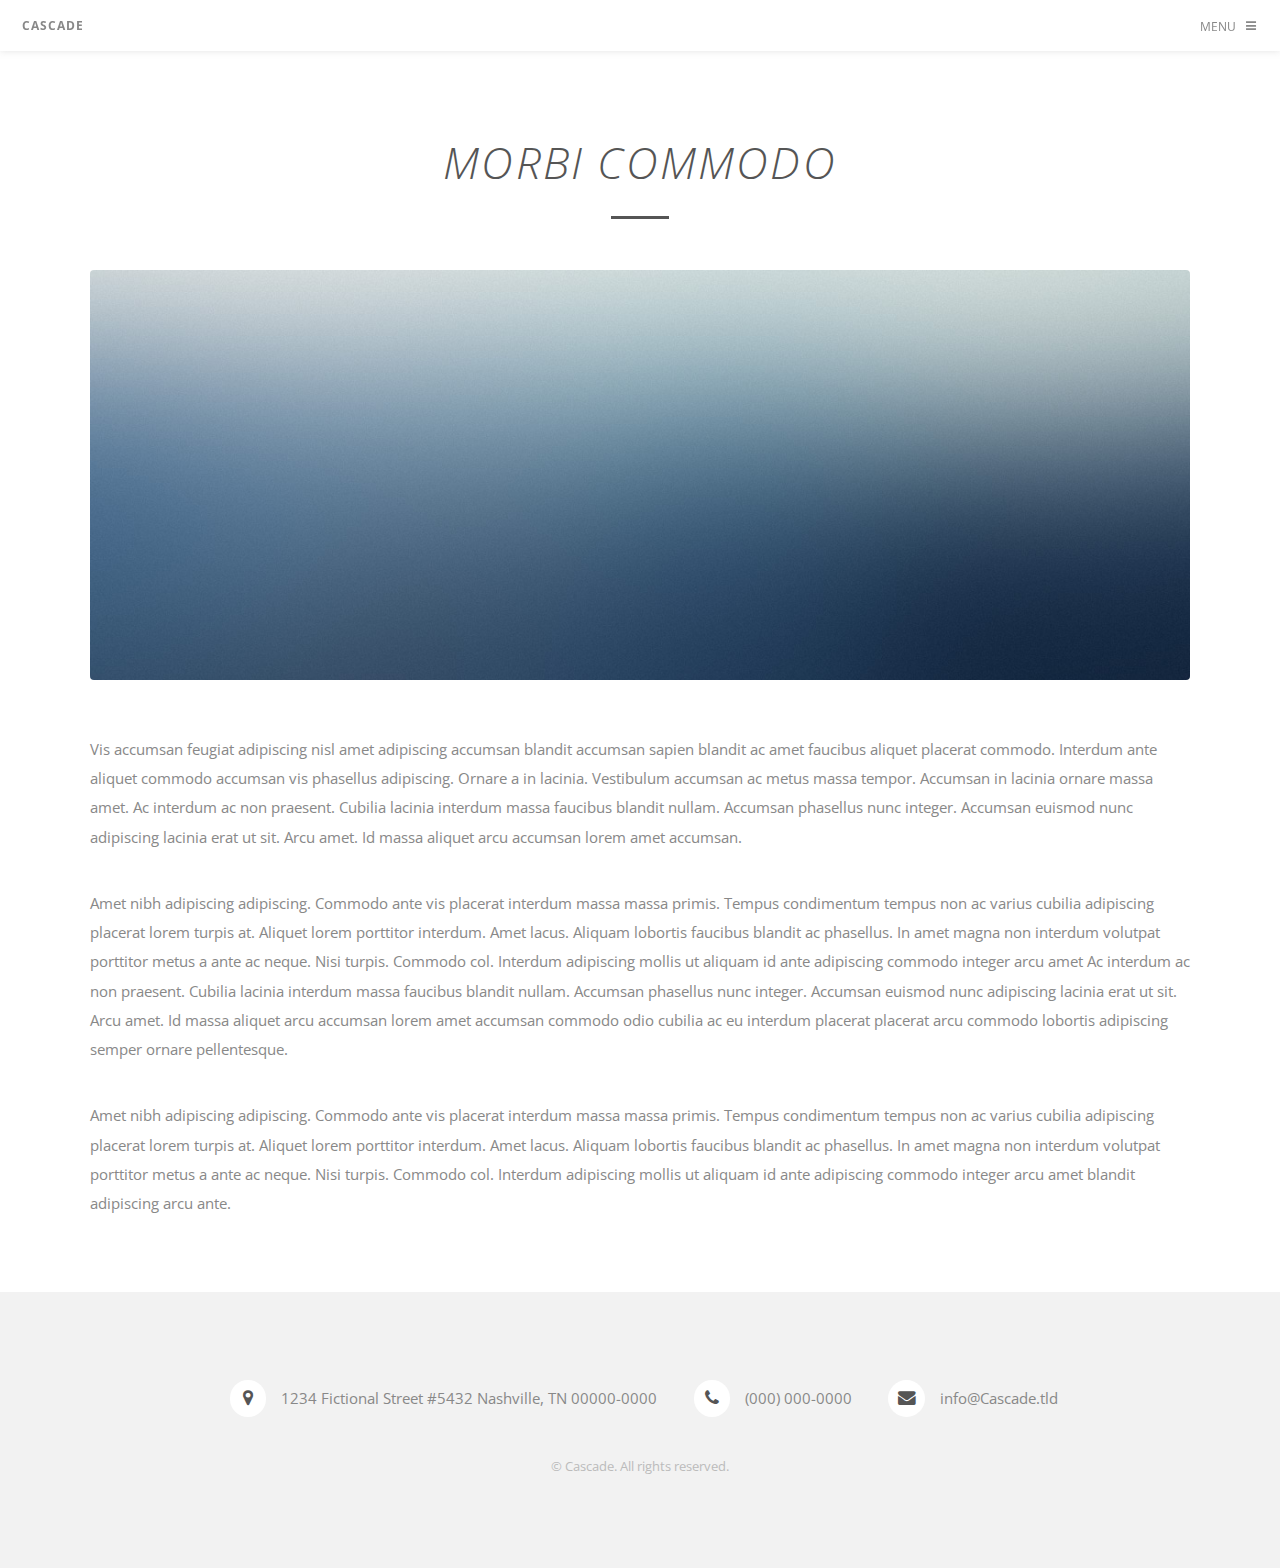
<file: posts/post-03.html>
<!DOCTYPE html>
<html>
  <head>
    <meta charset="utf-8" />
    <meta http-equiv="x-ua-compatible" content="ie=edge" />
    <meta name="viewport" content="width=device-width, initial-scale=1, shrink-to-fit=no" />
    <meta name="generator" content="Gatsby 2.0.96" />
    <title data-react-helmet="true">Morbi commodo-Cascade</title>
    <title data-react-helmet="true"></title>
    <meta name="viewport" content="width=device-width, initial-scale=1, user-scalable=no" />
    <link rel="stylesheet" href="/assets/css/main.css" />
    <link as="script" rel="preload" href="/webpack-runtime-f8870733e49515dbca30.js" />
    <link as="script" rel="preload" href="/app-3d0c98a6dfe3c78c476f.js" />
    <link as="script" rel="preload" href="/0-6fc6d21a2c558ec8c744.js" />
    <link as="script" rel="preload" href="/component---src-templates-page-js-b4298a0f62251375edbf.js" />
    <link as="fetch" rel="preload" href="/static/d/903/path---posts-post-03-html-d-5-a-3d6-QpLC8uNntaq1vcHHhXxymYlmZ04.json" crossorigin="use-credentials" />
  </head>
  <body class="is-preload">
    <noscript id="gatsby-noscript">This app works best with JavaScript enabled.</noscript>
    <div id="___gatsby">
      <div style="outline:none" tabindex="-1" role="group">
        <header id="header">
          <a class="logo" href="/">Cascade</a>
          <nav>
            <ul>
              <li><a href="#menu">Menu</a></li>
            </ul>
          </nav>
        </header>
        <nav id="menu">
          <ul class="links">
            <li><a href="/index.html">Home</a></li>
            <li><a href="/generic.html">Generic</a></li>
            <li><a href="/elements.html">Elements</a></li>
            <li><a href="/generic.html" class="button primary">Sign Up</a></li>
            <li><a href="/generic.html" class="button">Log In</a></li>
          </ul>
        </nav>
        <section id="main" class="wrapper">
          <div class="inner">
            <header class="major"><h1>Morbi commodo</h1></header>
            <span class="image main"><img src="/images/pic04.jpg" alt=""/></span>
            <p>
              Vis accumsan feugiat adipiscing nisl amet adipiscing accumsan blandit accumsan sapien blandit ac amet faucibus aliquet placerat commodo. Interdum ante aliquet commodo accumsan vis phasellus adipiscing. Ornare a in lacinia. Vestibulum accumsan ac metus massa tempor. Accumsan in lacinia ornare massa amet. Ac interdum ac non praesent. Cubilia lacinia interdum massa faucibus blandit nullam. Accumsan phasellus nunc integer. Accumsan euismod nunc adipiscing lacinia erat ut sit. Arcu
              amet. Id massa aliquet arcu accumsan lorem amet accumsan.
            </p>
            <p>
              Amet nibh adipiscing adipiscing. Commodo ante vis placerat interdum massa massa primis. Tempus condimentum tempus non ac varius cubilia adipiscing placerat lorem turpis at. Aliquet lorem porttitor interdum. Amet lacus. Aliquam lobortis faucibus blandit ac phasellus. In amet magna non interdum volutpat porttitor metus a ante ac neque. Nisi turpis. Commodo col. Interdum adipiscing mollis ut aliquam id ante adipiscing commodo integer arcu amet Ac interdum ac non praesent. Cubilia
              lacinia interdum massa faucibus blandit nullam. Accumsan phasellus nunc integer. Accumsan euismod nunc adipiscing lacinia erat ut sit. Arcu amet. Id massa aliquet arcu accumsan lorem amet accumsan commodo odio cubilia ac eu interdum placerat placerat arcu commodo lobortis adipiscing semper ornare pellentesque.
            </p>
            <p>Amet nibh adipiscing adipiscing. Commodo ante vis placerat interdum massa massa primis. Tempus condimentum tempus non ac varius cubilia adipiscing placerat lorem turpis at. Aliquet lorem porttitor interdum. Amet lacus. Aliquam lobortis faucibus blandit ac phasellus. In amet magna non interdum volutpat porttitor metus a ante ac neque. Nisi turpis. Commodo col. Interdum adipiscing mollis ut aliquam id ante adipiscing commodo integer arcu amet blandit adipiscing arcu ante.</p>
          </div>
        </section>
        <footer id="footer">
          <ul class="contact-icons">
            <li class="icon fa-map-marker"><a href="#">1234 Fictional Street #5432 Nashville, TN 00000-0000</a></li>
            <li class="icon fa-phone"><a href="#">(000) 000-0000</a></li>
            <li class="icon fa-envelope"><a href="#">info@Cascade.tld</a></li>
          </ul>
          <div class="copyright">© Cascade. All rights reserved.</div>
        </footer>
      </div>
    </div>
    <script src="/assets/js/jquery.min.js"></script
    ><script src="/assets/js/jquery.scrolly.min.js"></script
    ><script src="/assets/js/jquery.scrollex.min.js"></script
    ><script src="/assets/js/browser.min.js"></script
    ><script src="/assets/js/breakpoints.min.js"></script
    ><script src="/assets/js/util.js"></script
    ><script src="/assets/js/main.js"></script
    ><script id="gatsby-script-loader">
      /*<![CDATA[*/ window.page = { componentChunkName: "component---src-templates-page-js", jsonName: "posts-post-03-html-d5a", path: "/posts/post-03.html" };
      window.dataPath = "903/path---posts-post-03-html-d-5-a-3d6-QpLC8uNntaq1vcHHhXxymYlmZ04"; /*]]>*/</script
    ><script id="gatsby-chunk-mapping">
      /*<![CDATA[*/ window.___chunkMapping = { app: ["/app-3d0c98a6dfe3c78c476f.js"], "component---src-templates-page-js": ["/component---src-templates-page-js-b4298a0f62251375edbf.js"], "component---src-templates-home-js": ["/component---src-templates-home-js-a22d3c0362c85b65ea75.js"], "component---src-templates-elements-js": ["/component---src-templates-elements-js-d16f2b9a58bc7e8f39ed.js"], "pages-manifest": ["/pages-manifest-60d15c54264011c520ca.js"] }; /*]]>*/</script
    ><script src="/component---src-templates-page-js-b4298a0f62251375edbf.js" async=""></script
    ><script src="/0-6fc6d21a2c558ec8c744.js" async=""></script
    ><script src="/app-3d0c98a6dfe3c78c476f.js" async=""></script
    ><script src="/webpack-runtime-f8870733e49515dbca30.js" async=""></script>
  </body>
</html>
</file>
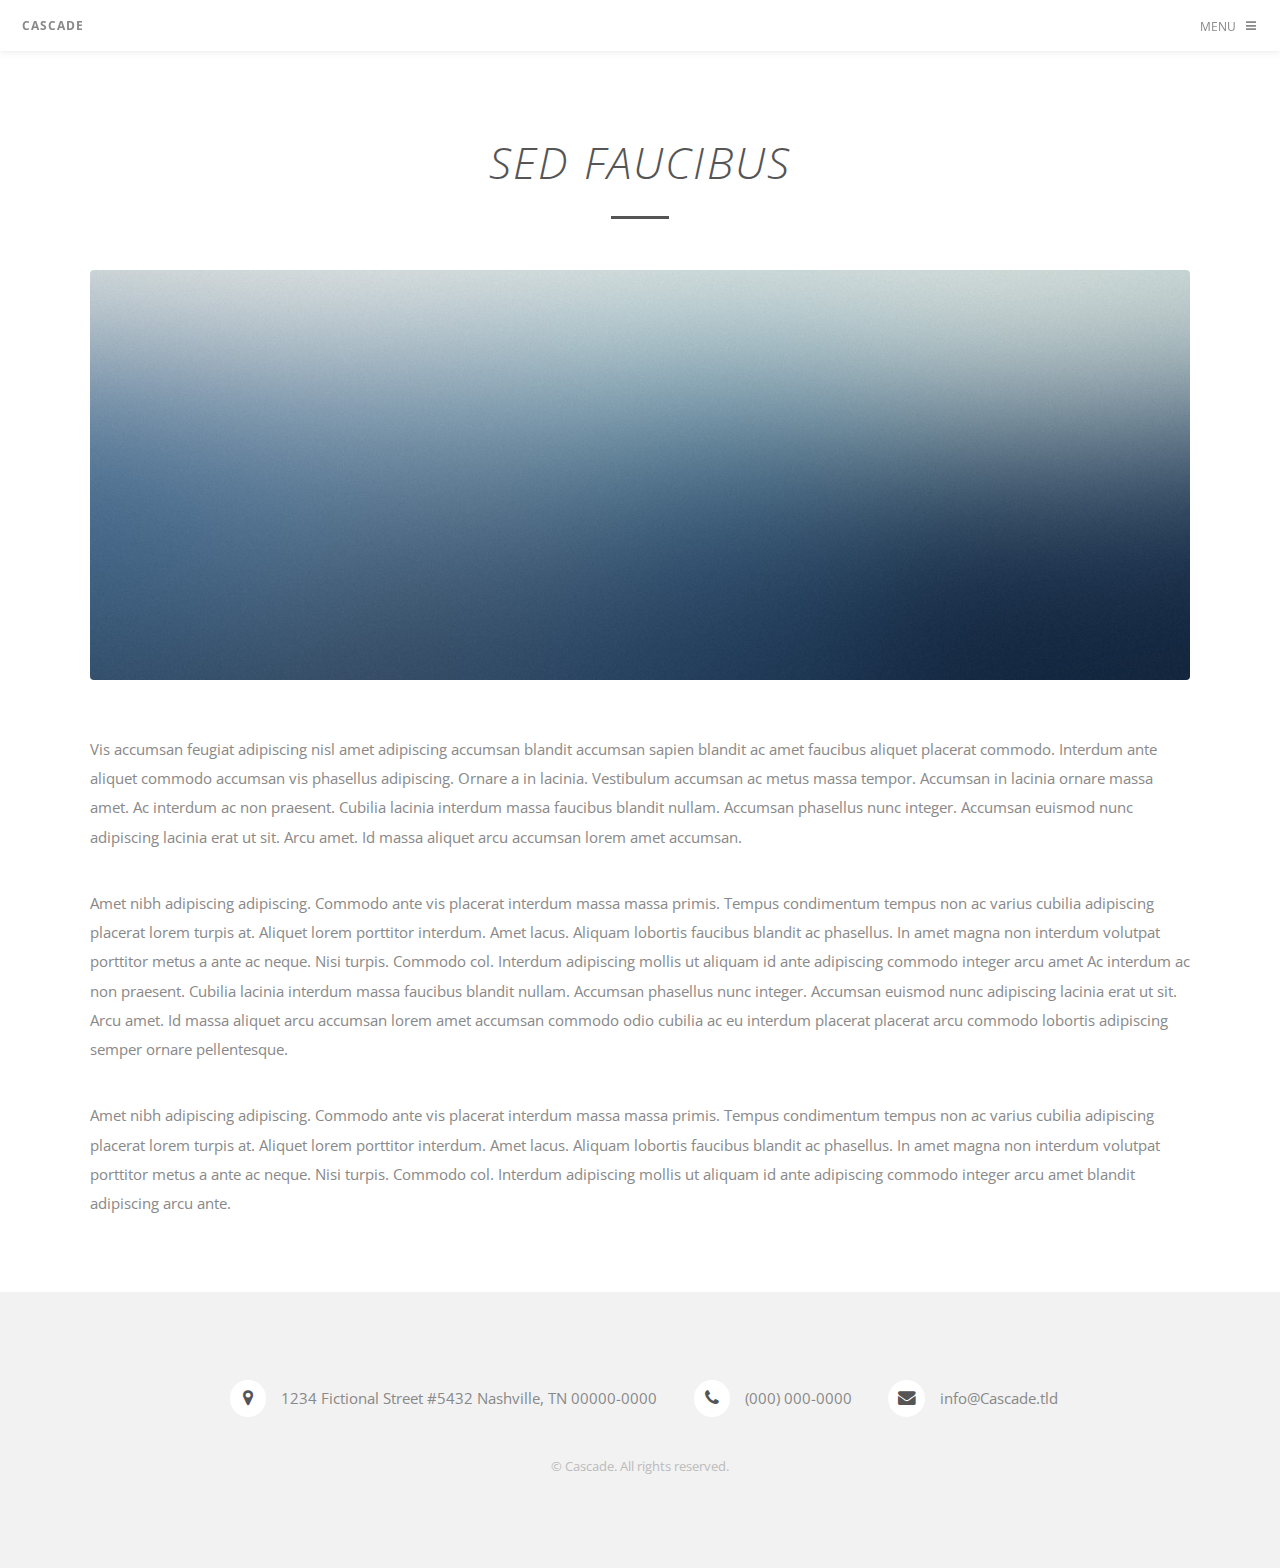
<file: posts/post-04.html>
<!DOCTYPE html>
<html>
  <head>
    <meta charset="utf-8" />
    <meta http-equiv="x-ua-compatible" content="ie=edge" />
    <meta name="viewport" content="width=device-width, initial-scale=1, shrink-to-fit=no" />
    <meta name="generator" content="Gatsby 2.0.96" />
    <title data-react-helmet="true">Sed faucibus-Cascade</title>
    <title data-react-helmet="true"></title>
    <meta name="viewport" content="width=device-width, initial-scale=1, user-scalable=no" />
    <link rel="stylesheet" href="/assets/css/main.css" />
    <link as="script" rel="preload" href="/webpack-runtime-f8870733e49515dbca30.js" />
    <link as="script" rel="preload" href="/app-3d0c98a6dfe3c78c476f.js" />
    <link as="script" rel="preload" href="/0-6fc6d21a2c558ec8c744.js" />
    <link as="script" rel="preload" href="/component---src-templates-page-js-b4298a0f62251375edbf.js" />
    <link as="fetch" rel="preload" href="/static/d/663/path---posts-post-04-html-b-2-c-678-grBBMDlZmUbLDuKoWJGDhXJhQ.json" crossorigin="use-credentials" />
  </head>
  <body class="is-preload">
    <noscript id="gatsby-noscript">This app works best with JavaScript enabled.</noscript>
    <div id="___gatsby">
      <div style="outline:none" tabindex="-1" role="group">
        <header id="header">
          <a class="logo" href="/">Cascade</a>
          <nav>
            <ul>
              <li><a href="#menu">Menu</a></li>
            </ul>
          </nav>
        </header>
        <nav id="menu">
          <ul class="links">
            <li><a href="/index.html">Home</a></li>
            <li><a href="/generic.html">Generic</a></li>
            <li><a href="/elements.html">Elements</a></li>
            <li><a href="/generic.html" class="button primary">Sign Up</a></li>
            <li><a href="/generic.html" class="button">Log In</a></li>
          </ul>
        </nav>
        <section id="main" class="wrapper">
          <div class="inner">
            <header class="major"><h1>Sed faucibus</h1></header>
            <span class="image main"><img src="/images/pic04.jpg" alt=""/></span>
            <p>
              Vis accumsan feugiat adipiscing nisl amet adipiscing accumsan blandit accumsan sapien blandit ac amet faucibus aliquet placerat commodo. Interdum ante aliquet commodo accumsan vis phasellus adipiscing. Ornare a in lacinia. Vestibulum accumsan ac metus massa tempor. Accumsan in lacinia ornare massa amet. Ac interdum ac non praesent. Cubilia lacinia interdum massa faucibus blandit nullam. Accumsan phasellus nunc integer. Accumsan euismod nunc adipiscing lacinia erat ut sit. Arcu
              amet. Id massa aliquet arcu accumsan lorem amet accumsan.
            </p>
            <p>
              Amet nibh adipiscing adipiscing. Commodo ante vis placerat interdum massa massa primis. Tempus condimentum tempus non ac varius cubilia adipiscing placerat lorem turpis at. Aliquet lorem porttitor interdum. Amet lacus. Aliquam lobortis faucibus blandit ac phasellus. In amet magna non interdum volutpat porttitor metus a ante ac neque. Nisi turpis. Commodo col. Interdum adipiscing mollis ut aliquam id ante adipiscing commodo integer arcu amet Ac interdum ac non praesent. Cubilia
              lacinia interdum massa faucibus blandit nullam. Accumsan phasellus nunc integer. Accumsan euismod nunc adipiscing lacinia erat ut sit. Arcu amet. Id massa aliquet arcu accumsan lorem amet accumsan commodo odio cubilia ac eu interdum placerat placerat arcu commodo lobortis adipiscing semper ornare pellentesque.
            </p>
            <p>Amet nibh adipiscing adipiscing. Commodo ante vis placerat interdum massa massa primis. Tempus condimentum tempus non ac varius cubilia adipiscing placerat lorem turpis at. Aliquet lorem porttitor interdum. Amet lacus. Aliquam lobortis faucibus blandit ac phasellus. In amet magna non interdum volutpat porttitor metus a ante ac neque. Nisi turpis. Commodo col. Interdum adipiscing mollis ut aliquam id ante adipiscing commodo integer arcu amet blandit adipiscing arcu ante.</p>
          </div>
        </section>
        <footer id="footer">
          <ul class="contact-icons">
            <li class="icon fa-map-marker"><a href="#">1234 Fictional Street #5432 Nashville, TN 00000-0000</a></li>
            <li class="icon fa-phone"><a href="#">(000) 000-0000</a></li>
            <li class="icon fa-envelope"><a href="#">info@Cascade.tld</a></li>
          </ul>
          <div class="copyright">© Cascade. All rights reserved.</div>
        </footer>
      </div>
    </div>
    <script src="/assets/js/jquery.min.js"></script
    ><script src="/assets/js/jquery.scrolly.min.js"></script
    ><script src="/assets/js/jquery.scrollex.min.js"></script
    ><script src="/assets/js/browser.min.js"></script
    ><script src="/assets/js/breakpoints.min.js"></script
    ><script src="/assets/js/util.js"></script
    ><script src="/assets/js/main.js"></script
    ><script id="gatsby-script-loader">
      /*<![CDATA[*/ window.page = { componentChunkName: "component---src-templates-page-js", jsonName: "posts-post-04-html-b2c", path: "/posts/post-04.html" };
      window.dataPath = "663/path---posts-post-04-html-b-2-c-678-grBBMDlZmUbLDuKoWJGDhXJhQ"; /*]]>*/</script
    ><script id="gatsby-chunk-mapping">
      /*<![CDATA[*/ window.___chunkMapping = { app: ["/app-3d0c98a6dfe3c78c476f.js"], "component---src-templates-page-js": ["/component---src-templates-page-js-b4298a0f62251375edbf.js"], "component---src-templates-home-js": ["/component---src-templates-home-js-a22d3c0362c85b65ea75.js"], "component---src-templates-elements-js": ["/component---src-templates-elements-js-d16f2b9a58bc7e8f39ed.js"], "pages-manifest": ["/pages-manifest-60d15c54264011c520ca.js"] }; /*]]>*/</script
    ><script src="/component---src-templates-page-js-b4298a0f62251375edbf.js" async=""></script
    ><script src="/0-6fc6d21a2c558ec8c744.js" async=""></script
    ><script src="/app-3d0c98a6dfe3c78c476f.js" async=""></script
    ><script src="/webpack-runtime-f8870733e49515dbca30.js" async=""></script>
  </body>
</html>
</file>
<file: assets/css/main.css>
@import url(font-awesome.min.css);
@import url("https://fonts.googleapis.com/css?family=Open+Sans:300,300i,400,400i");
/*
	Cascade by Pixelarity
	pixelarity.com | hello@pixelarity.com
	License: pixelarity.com/license
*/
html, body, div, span, applet, object,
iframe, h1, h2, h3, h4, h5, h6, p, blockquote,
pre, a, abbr, acronym, address, big, cite,
code, del, dfn, em, img, ins, kbd, q, s, samp,
small, strike, strong, sub, sup, tt, var, b,
u, i, center, dl, dt, dd, ol, ul, li, fieldset,
form, label, legend, table, caption, tbody,
tfoot, thead, tr, th, td, article, aside,
canvas, details, embed, figure, figcaption,
footer, header, hgroup, menu, nav, output, ruby,
section, summary, time, mark, audio, video {
  margin: 0;
  padding: 0;
  border: 0;
  font-size: 100%;
  font: inherit;
  vertical-align: baseline; }

article, aside, details, figcaption, figure,
footer, header, hgroup, menu, nav, section {
  display: block; }

body {
  line-height: 1; }

ol, ul {
  list-style: none; }

blockquote, q {
  quotes: none; }
  blockquote:before, blockquote:after, q:before, q:after {
    content: '';
    content: none; }

table {
  border-collapse: collapse;
  border-spacing: 0; }

body {
  -webkit-text-size-adjust: none; }

mark {
  background-color: transparent;
  color: inherit; }

input::-moz-focus-inner {
  border: 0;
  padding: 0; }

input, select, textarea {
  -moz-appearance: none;
  -webkit-appearance: none;
  -ms-appearance: none;
  appearance: none; }

/* Basic */
@-ms-viewport {
  width: device-width; }

body {
  -ms-overflow-style: scrollbar; }

@media screen and (max-width: 480px) {
  html, body {
    min-width: 320px; } }

html {
  box-sizing: border-box; }

*, *:before, *:after {
  box-sizing: inherit; }

body {
  background: #fff; }
  body.is-preload *, body.is-preload *:before, body.is-preload *:after {
    -moz-animation: none !important;
    -webkit-animation: none !important;
    -ms-animation: none !important;
    animation: none !important;
    -moz-transition: none !important;
    -webkit-transition: none !important;
    -ms-transition: none !important;
    transition: none !important; }

/* Type */
html {
  font-size: 14pt; }
  @media screen and (max-width: 1680px) {
    html {
      font-size: 11pt; } }
  @media screen and (max-width: 980px) {
    html {
      font-size: 12pt; } }
  @media screen and (max-width: 736px) {
    html {
      font-size: 11pt; } }

body {
  background-color: #fff;
  color: #888; }

body, input, select, textarea {
  font-family: "Open Sans", Arial, Helvetica, sans-serif;
  font-weight: 400;
  font-size: 1rem;
  line-height: 2; }

a {
  -moz-transition: color 0.2s;
  -webkit-transition: color 0.2s;
  -ms-transition: color 0.2s;
  transition: color 0.2s;
  text-decoration: underline; }
  a:active, a:focus, a:hover {
    text-decoration: none; }

strong, b {
  font-weight: 700; }

em, i {
  font-style: italic; }

p {
  margin: 0 0 2.5rem 0; }

h1, h2, h3, h4, h5, h6 {
  font-weight: 300;
  line-height: 1.4;
  margin: 0 0 1.5rem 0; }
  h1 a, h2 a, h3 a, h4 a, h5 a, h6 a {
    color: inherit;
    text-decoration: none; }

h1 {
  font-size: 4rem;
  font-style: italic;
  text-transform: uppercase;
  letter-spacing: 0.05em; }
  @media screen and (max-width: 1280px) {
    h1 {
      font-size: 3rem; } }
  @media screen and (max-width: 980px) {
    h1 {
      font-size: 2.75rem; } }
  @media screen and (max-width: 736px) {
    h1 {
      font-size: 2.25rem; } }

h2 {
  font-size: 3.5rem;
  font-style: italic;
  text-transform: uppercase;
  letter-spacing: 0.05em; }
  @media screen and (max-width: 1280px) {
    h2 {
      font-size: 2.75rem; } }
  @media screen and (max-width: 980px) {
    h2 {
      font-size: 2.25rem; } }
  @media screen and (max-width: 736px) {
    h2 {
      font-size: 1.75rem; } }

h3 {
  font-size: 2.15rem; }
  @media screen and (max-width: 980px) {
    h3 {
      font-size: 2rem; } }
  @media screen and (max-width: 736px) {
    h3 {
      font-size: 1.8rem; } }

h4 {
  font-size: 1.5rem; }

h5 {
  font-size: 1rem; }

h6 {
  font-size: 0.8rem; }

sub {
  font-size: 0.8rem;
  position: relative;
  top: 0.5rem; }

sup {
  font-size: 0.8rem;
  position: relative;
  top: -0.5rem; }

blockquote {
  border-left: solid 12px;
  font-style: italic;
  margin: 0 0 2.5rem 0;
  padding: 0.625rem 0 0.625rem 2.5rem; }

code {
  border-radius: 4px;
  border: solid 1px;
  font-family: "Courier New", monospace;
  font-size: 0.9rem;
  margin: 0 0.25rem;
  padding: 0.25rem 0.65rem; }

pre {
  -webkit-overflow-scrolling: touch;
  font-family: "Courier New", monospace;
  font-size: 0.9rem;
  margin: 0 0 2.5rem 0; }
  pre code {
    display: block;
    line-height: 1.75;
    padding: 1rem 1.5rem;
    overflow-x: auto; }

hr {
  border: 0;
  border-bottom: solid 1px;
  margin: 2.5rem 0; }
  hr.major {
    margin: 3.75rem 0; }

.align-left {
  text-align: left; }

.align-center {
  text-align: center; }

.align-right {
  text-align: right; }

input, select, textarea {
  color: #555; }

a {
  color: #51cca8; }

strong, b {
  color: #555; }

h1, h2, h3, h4, h5, h6 {
  color: #555; }

blockquote {
  border-left-color: rgba(144, 144, 144, 0.25); }

code {
  background: rgba(144, 144, 144, 0.075);
  border-color: rgba(144, 144, 144, 0.25); }

hr {
  border-bottom-color: rgba(144, 144, 144, 0.25); }

/* Row */
.row {
  display: flex;
  flex-wrap: wrap;
  box-sizing: border-box;
  align-items: stretch; }
  .row > * {
    box-sizing: border-box; }
  .row.gtr-uniform > * > :last-child {
    margin-bottom: 0; }
  .row.aln-left {
    justify-content: flex-start; }
  .row.aln-center {
    justify-content: center; }
  .row.aln-right {
    justify-content: flex-end; }
  .row.aln-top {
    align-items: flex-start; }
  .row.aln-middle {
    align-items: center; }
  .row.aln-bottom {
    align-items: flex-end; }
  .row > .imp {
    order: -1; }
  .row > .col-1 {
    width: 8.33333%; }
  .row > .off-1 {
    margin-left: 8.33333%; }
  .row > .col-2 {
    width: 16.66667%; }
  .row > .off-2 {
    margin-left: 16.66667%; }
  .row > .col-3 {
    width: 25%; }
  .row > .off-3 {
    margin-left: 25%; }
  .row > .col-4 {
    width: 33.33333%; }
  .row > .off-4 {
    margin-left: 33.33333%; }
  .row > .col-5 {
    width: 41.66667%; }
  .row > .off-5 {
    margin-left: 41.66667%; }
  .row > .col-6 {
    width: 50%; }
  .row > .off-6 {
    margin-left: 50%; }
  .row > .col-7 {
    width: 58.33333%; }
  .row > .off-7 {
    margin-left: 58.33333%; }
  .row > .col-8 {
    width: 66.66667%; }
  .row > .off-8 {
    margin-left: 66.66667%; }
  .row > .col-9 {
    width: 75%; }
  .row > .off-9 {
    margin-left: 75%; }
  .row > .col-10 {
    width: 83.33333%; }
  .row > .off-10 {
    margin-left: 83.33333%; }
  .row > .col-11 {
    width: 91.66667%; }
  .row > .off-11 {
    margin-left: 91.66667%; }
  .row > .col-12 {
    width: 100%; }
  .row > .off-12 {
    margin-left: 100%; }
  .row.gtr-0 {
    margin-top: 0;
    margin-left: 0rem; }
    .row.gtr-0 > * {
      padding: 0 0 0 0rem; }
    .row.gtr-0.gtr-uniform {
      margin-top: 0rem; }
      .row.gtr-0.gtr-uniform > * {
        padding-top: 0rem; }
  .row.gtr-25 {
    margin-top: 0;
    margin-left: -0.375rem; }
    .row.gtr-25 > * {
      padding: 0 0 0 0.375rem; }
    .row.gtr-25.gtr-uniform {
      margin-top: -0.375rem; }
      .row.gtr-25.gtr-uniform > * {
        padding-top: 0.375rem; }
  .row.gtr-50 {
    margin-top: 0;
    margin-left: -0.75rem; }
    .row.gtr-50 > * {
      padding: 0 0 0 0.75rem; }
    .row.gtr-50.gtr-uniform {
      margin-top: -0.75rem; }
      .row.gtr-50.gtr-uniform > * {
        padding-top: 0.75rem; }
  .row {
    margin-top: 0;
    margin-left: -1.5rem; }
    .row > * {
      padding: 0 0 0 1.5rem; }
    .row.gtr-uniform {
      margin-top: -1.5rem; }
      .row.gtr-uniform > * {
        padding-top: 1.5rem; }
  .row.gtr-150 {
    margin-top: 0;
    margin-left: -2.25rem; }
    .row.gtr-150 > * {
      padding: 0 0 0 2.25rem; }
    .row.gtr-150.gtr-uniform {
      margin-top: -2.25rem; }
      .row.gtr-150.gtr-uniform > * {
        padding-top: 2.25rem; }
  .row.gtr-200 {
    margin-top: 0;
    margin-left: -3rem; }
    .row.gtr-200 > * {
      padding: 0 0 0 3rem; }
    .row.gtr-200.gtr-uniform {
      margin-top: -3rem; }
      .row.gtr-200.gtr-uniform > * {
        padding-top: 3rem; }
  @media screen and (max-width: 1680px) {
    .row {
      display: flex;
      flex-wrap: wrap;
      box-sizing: border-box;
      align-items: stretch; }
      .row > * {
        box-sizing: border-box; }
      .row.gtr-uniform > * > :last-child {
        margin-bottom: 0; }
      .row.aln-left {
        justify-content: flex-start; }
      .row.aln-center {
        justify-content: center; }
      .row.aln-right {
        justify-content: flex-end; }
      .row.aln-top {
        align-items: flex-start; }
      .row.aln-middle {
        align-items: center; }
      .row.aln-bottom {
        align-items: flex-end; }
      .row > .imp-xlarge {
        order: -1; }
      .row > .col-1-xlarge {
        width: 8.33333%; }
      .row > .off-1-xlarge {
        margin-left: 8.33333%; }
      .row > .col-2-xlarge {
        width: 16.66667%; }
      .row > .off-2-xlarge {
        margin-left: 16.66667%; }
      .row > .col-3-xlarge {
        width: 25%; }
      .row > .off-3-xlarge {
        margin-left: 25%; }
      .row > .col-4-xlarge {
        width: 33.33333%; }
      .row > .off-4-xlarge {
        margin-left: 33.33333%; }
      .row > .col-5-xlarge {
        width: 41.66667%; }
      .row > .off-5-xlarge {
        margin-left: 41.66667%; }
      .row > .col-6-xlarge {
        width: 50%; }
      .row > .off-6-xlarge {
        margin-left: 50%; }
      .row > .col-7-xlarge {
        width: 58.33333%; }
      .row > .off-7-xlarge {
        margin-left: 58.33333%; }
      .row > .col-8-xlarge {
        width: 66.66667%; }
      .row > .off-8-xlarge {
        margin-left: 66.66667%; }
      .row > .col-9-xlarge {
        width: 75%; }
      .row > .off-9-xlarge {
        margin-left: 75%; }
      .row > .col-10-xlarge {
        width: 83.33333%; }
      .row > .off-10-xlarge {
        margin-left: 83.33333%; }
      .row > .col-11-xlarge {
        width: 91.66667%; }
      .row > .off-11-xlarge {
        margin-left: 91.66667%; }
      .row > .col-12-xlarge {
        width: 100%; }
      .row > .off-12-xlarge {
        margin-left: 100%; }
      .row.gtr-0 {
        margin-top: 0;
        margin-left: 0rem; }
        .row.gtr-0 > * {
          padding: 0 0 0 0rem; }
        .row.gtr-0.gtr-uniform {
          margin-top: 0rem; }
          .row.gtr-0.gtr-uniform > * {
            padding-top: 0rem; }
      .row.gtr-25 {
        margin-top: 0;
        margin-left: -0.375rem; }
        .row.gtr-25 > * {
          padding: 0 0 0 0.375rem; }
        .row.gtr-25.gtr-uniform {
          margin-top: -0.375rem; }
          .row.gtr-25.gtr-uniform > * {
            padding-top: 0.375rem; }
      .row.gtr-50 {
        margin-top: 0;
        margin-left: -0.75rem; }
        .row.gtr-50 > * {
          padding: 0 0 0 0.75rem; }
        .row.gtr-50.gtr-uniform {
          margin-top: -0.75rem; }
          .row.gtr-50.gtr-uniform > * {
            padding-top: 0.75rem; }
      .row {
        margin-top: 0;
        margin-left: -1.5rem; }
        .row > * {
          padding: 0 0 0 1.5rem; }
        .row.gtr-uniform {
          margin-top: -1.5rem; }
          .row.gtr-uniform > * {
            padding-top: 1.5rem; }
      .row.gtr-150 {
        margin-top: 0;
        margin-left: -2.25rem; }
        .row.gtr-150 > * {
          padding: 0 0 0 2.25rem; }
        .row.gtr-150.gtr-uniform {
          margin-top: -2.25rem; }
          .row.gtr-150.gtr-uniform > * {
            padding-top: 2.25rem; }
      .row.gtr-200 {
        margin-top: 0;
        margin-left: -3rem; }
        .row.gtr-200 > * {
          padding: 0 0 0 3rem; }
        .row.gtr-200.gtr-uniform {
          margin-top: -3rem; }
          .row.gtr-200.gtr-uniform > * {
            padding-top: 3rem; } }
  @media screen and (max-width: 1280px) {
    .row {
      display: flex;
      flex-wrap: wrap;
      box-sizing: border-box;
      align-items: stretch; }
      .row > * {
        box-sizing: border-box; }
      .row.gtr-uniform > * > :last-child {
        margin-bottom: 0; }
      .row.aln-left {
        justify-content: flex-start; }
      .row.aln-center {
        justify-content: center; }
      .row.aln-right {
        justify-content: flex-end; }
      .row.aln-top {
        align-items: flex-start; }
      .row.aln-middle {
        align-items: center; }
      .row.aln-bottom {
        align-items: flex-end; }
      .row > .imp-large {
        order: -1; }
      .row > .col-1-large {
        width: 8.33333%; }
      .row > .off-1-large {
        margin-left: 8.33333%; }
      .row > .col-2-large {
        width: 16.66667%; }
      .row > .off-2-large {
        margin-left: 16.66667%; }
      .row > .col-3-large {
        width: 25%; }
      .row > .off-3-large {
        margin-left: 25%; }
      .row > .col-4-large {
        width: 33.33333%; }
      .row > .off-4-large {
        margin-left: 33.33333%; }
      .row > .col-5-large {
        width: 41.66667%; }
      .row > .off-5-large {
        margin-left: 41.66667%; }
      .row > .col-6-large {
        width: 50%; }
      .row > .off-6-large {
        margin-left: 50%; }
      .row > .col-7-large {
        width: 58.33333%; }
      .row > .off-7-large {
        margin-left: 58.33333%; }
      .row > .col-8-large {
        width: 66.66667%; }
      .row > .off-8-large {
        margin-left: 66.66667%; }
      .row > .col-9-large {
        width: 75%; }
      .row > .off-9-large {
        margin-left: 75%; }
      .row > .col-10-large {
        width: 83.33333%; }
      .row > .off-10-large {
        margin-left: 83.33333%; }
      .row > .col-11-large {
        width: 91.66667%; }
      .row > .off-11-large {
        margin-left: 91.66667%; }
      .row > .col-12-large {
        width: 100%; }
      .row > .off-12-large {
        margin-left: 100%; }
      .row.gtr-0 {
        margin-top: 0;
        margin-left: 0rem; }
        .row.gtr-0 > * {
          padding: 0 0 0 0rem; }
        .row.gtr-0.gtr-uniform {
          margin-top: 0rem; }
          .row.gtr-0.gtr-uniform > * {
            padding-top: 0rem; }
      .row.gtr-25 {
        margin-top: 0;
        margin-left: -0.375rem; }
        .row.gtr-25 > * {
          padding: 0 0 0 0.375rem; }
        .row.gtr-25.gtr-uniform {
          margin-top: -0.375rem; }
          .row.gtr-25.gtr-uniform > * {
            padding-top: 0.375rem; }
      .row.gtr-50 {
        margin-top: 0;
        margin-left: -0.75rem; }
        .row.gtr-50 > * {
          padding: 0 0 0 0.75rem; }
        .row.gtr-50.gtr-uniform {
          margin-top: -0.75rem; }
          .row.gtr-50.gtr-uniform > * {
            padding-top: 0.75rem; }
      .row {
        margin-top: 0;
        margin-left: -1.5rem; }
        .row > * {
          padding: 0 0 0 1.5rem; }
        .row.gtr-uniform {
          margin-top: -1.5rem; }
          .row.gtr-uniform > * {
            padding-top: 1.5rem; }
      .row.gtr-150 {
        margin-top: 0;
        margin-left: -2.25rem; }
        .row.gtr-150 > * {
          padding: 0 0 0 2.25rem; }
        .row.gtr-150.gtr-uniform {
          margin-top: -2.25rem; }
          .row.gtr-150.gtr-uniform > * {
            padding-top: 2.25rem; }
      .row.gtr-200 {
        margin-top: 0;
        margin-left: -3rem; }
        .row.gtr-200 > * {
          padding: 0 0 0 3rem; }
        .row.gtr-200.gtr-uniform {
          margin-top: -3rem; }
          .row.gtr-200.gtr-uniform > * {
            padding-top: 3rem; } }
  @media screen and (max-width: 980px) {
    .row {
      display: flex;
      flex-wrap: wrap;
      box-sizing: border-box;
      align-items: stretch; }
      .row > * {
        box-sizing: border-box; }
      .row.gtr-uniform > * > :last-child {
        margin-bottom: 0; }
      .row.aln-left {
        justify-content: flex-start; }
      .row.aln-center {
        justify-content: center; }
      .row.aln-right {
        justify-content: flex-end; }
      .row.aln-top {
        align-items: flex-start; }
      .row.aln-middle {
        align-items: center; }
      .row.aln-bottom {
        align-items: flex-end; }
      .row > .imp-medium {
        order: -1; }
      .row > .col-1-medium {
        width: 8.33333%; }
      .row > .off-1-medium {
        margin-left: 8.33333%; }
      .row > .col-2-medium {
        width: 16.66667%; }
      .row > .off-2-medium {
        margin-left: 16.66667%; }
      .row > .col-3-medium {
        width: 25%; }
      .row > .off-3-medium {
        margin-left: 25%; }
      .row > .col-4-medium {
        width: 33.33333%; }
      .row > .off-4-medium {
        margin-left: 33.33333%; }
      .row > .col-5-medium {
        width: 41.66667%; }
      .row > .off-5-medium {
        margin-left: 41.66667%; }
      .row > .col-6-medium {
        width: 50%; }
      .row > .off-6-medium {
        margin-left: 50%; }
      .row > .col-7-medium {
        width: 58.33333%; }
      .row > .off-7-medium {
        margin-left: 58.33333%; }
      .row > .col-8-medium {
        width: 66.66667%; }
      .row > .off-8-medium {
        margin-left: 66.66667%; }
      .row > .col-9-medium {
        width: 75%; }
      .row > .off-9-medium {
        margin-left: 75%; }
      .row > .col-10-medium {
        width: 83.33333%; }
      .row > .off-10-medium {
        margin-left: 83.33333%; }
      .row > .col-11-medium {
        width: 91.66667%; }
      .row > .off-11-medium {
        margin-left: 91.66667%; }
      .row > .col-12-medium {
        width: 100%; }
      .row > .off-12-medium {
        margin-left: 100%; }
      .row.gtr-0 {
        margin-top: 0;
        margin-left: 0rem; }
        .row.gtr-0 > * {
          padding: 0 0 0 0rem; }
        .row.gtr-0.gtr-uniform {
          margin-top: 0rem; }
          .row.gtr-0.gtr-uniform > * {
            padding-top: 0rem; }
      .row.gtr-25 {
        margin-top: 0;
        margin-left: -0.375rem; }
        .row.gtr-25 > * {
          padding: 0 0 0 0.375rem; }
        .row.gtr-25.gtr-uniform {
          margin-top: -0.375rem; }
          .row.gtr-25.gtr-uniform > * {
            padding-top: 0.375rem; }
      .row.gtr-50 {
        margin-top: 0;
        margin-left: -0.75rem; }
        .row.gtr-50 > * {
          padding: 0 0 0 0.75rem; }
        .row.gtr-50.gtr-uniform {
          margin-top: -0.75rem; }
          .row.gtr-50.gtr-uniform > * {
            padding-top: 0.75rem; }
      .row {
        margin-top: 0;
        margin-left: -1.5rem; }
        .row > * {
          padding: 0 0 0 1.5rem; }
        .row.gtr-uniform {
          margin-top: -1.5rem; }
          .row.gtr-uniform > * {
            padding-top: 1.5rem; }
      .row.gtr-150 {
        margin-top: 0;
        margin-left: -2.25rem; }
        .row.gtr-150 > * {
          padding: 0 0 0 2.25rem; }
        .row.gtr-150.gtr-uniform {
          margin-top: -2.25rem; }
          .row.gtr-150.gtr-uniform > * {
            padding-top: 2.25rem; }
      .row.gtr-200 {
        margin-top: 0;
        margin-left: -3rem; }
        .row.gtr-200 > * {
          padding: 0 0 0 3rem; }
        .row.gtr-200.gtr-uniform {
          margin-top: -3rem; }
          .row.gtr-200.gtr-uniform > * {
            padding-top: 3rem; } }
  @media screen and (max-width: 736px) {
    .row {
      display: flex;
      flex-wrap: wrap;
      box-sizing: border-box;
      align-items: stretch; }
      .row > * {
        box-sizing: border-box; }
      .row.gtr-uniform > * > :last-child {
        margin-bottom: 0; }
      .row.aln-left {
        justify-content: flex-start; }
      .row.aln-center {
        justify-content: center; }
      .row.aln-right {
        justify-content: flex-end; }
      .row.aln-top {
        align-items: flex-start; }
      .row.aln-middle {
        align-items: center; }
      .row.aln-bottom {
        align-items: flex-end; }
      .row > .imp-small {
        order: -1; }
      .row > .col-1-small {
        width: 8.33333%; }
      .row > .off-1-small {
        margin-left: 8.33333%; }
      .row > .col-2-small {
        width: 16.66667%; }
      .row > .off-2-small {
        margin-left: 16.66667%; }
      .row > .col-3-small {
        width: 25%; }
      .row > .off-3-small {
        margin-left: 25%; }
      .row > .col-4-small {
        width: 33.33333%; }
      .row > .off-4-small {
        margin-left: 33.33333%; }
      .row > .col-5-small {
        width: 41.66667%; }
      .row > .off-5-small {
        margin-left: 41.66667%; }
      .row > .col-6-small {
        width: 50%; }
      .row > .off-6-small {
        margin-left: 50%; }
      .row > .col-7-small {
        width: 58.33333%; }
      .row > .off-7-small {
        margin-left: 58.33333%; }
      .row > .col-8-small {
        width: 66.66667%; }
      .row > .off-8-small {
        margin-left: 66.66667%; }
      .row > .col-9-small {
        width: 75%; }
      .row > .off-9-small {
        margin-left: 75%; }
      .row > .col-10-small {
        width: 83.33333%; }
      .row > .off-10-small {
        margin-left: 83.33333%; }
      .row > .col-11-small {
        width: 91.66667%; }
      .row > .off-11-small {
        margin-left: 91.66667%; }
      .row > .col-12-small {
        width: 100%; }
      .row > .off-12-small {
        margin-left: 100%; }
      .row.gtr-0 {
        margin-top: 0;
        margin-left: 0rem; }
        .row.gtr-0 > * {
          padding: 0 0 0 0rem; }
        .row.gtr-0.gtr-uniform {
          margin-top: 0rem; }
          .row.gtr-0.gtr-uniform > * {
            padding-top: 0rem; }
      .row.gtr-25 {
        margin-top: 0;
        margin-left: -0.3125rem; }
        .row.gtr-25 > * {
          padding: 0 0 0 0.3125rem; }
        .row.gtr-25.gtr-uniform {
          margin-top: -0.3125rem; }
          .row.gtr-25.gtr-uniform > * {
            padding-top: 0.3125rem; }
      .row.gtr-50 {
        margin-top: 0;
        margin-left: -0.625rem; }
        .row.gtr-50 > * {
          padding: 0 0 0 0.625rem; }
        .row.gtr-50.gtr-uniform {
          margin-top: -0.625rem; }
          .row.gtr-50.gtr-uniform > * {
            padding-top: 0.625rem; }
      .row {
        margin-top: 0;
        margin-left: -1.25rem; }
        .row > * {
          padding: 0 0 0 1.25rem; }
        .row.gtr-uniform {
          margin-top: -1.25rem; }
          .row.gtr-uniform > * {
            padding-top: 1.25rem; }
      .row.gtr-150 {
        margin-top: 0;
        margin-left: -1.875rem; }
        .row.gtr-150 > * {
          padding: 0 0 0 1.875rem; }
        .row.gtr-150.gtr-uniform {
          margin-top: -1.875rem; }
          .row.gtr-150.gtr-uniform > * {
            padding-top: 1.875rem; }
      .row.gtr-200 {
        margin-top: 0;
        margin-left: -2.5rem; }
        .row.gtr-200 > * {
          padding: 0 0 0 2.5rem; }
        .row.gtr-200.gtr-uniform {
          margin-top: -2.5rem; }
          .row.gtr-200.gtr-uniform > * {
            padding-top: 2.5rem; } }
  @media screen and (max-width: 480px) {
    .row {
      display: flex;
      flex-wrap: wrap;
      box-sizing: border-box;
      align-items: stretch; }
      .row > * {
        box-sizing: border-box; }
      .row.gtr-uniform > * > :last-child {
        margin-bottom: 0; }
      .row.aln-left {
        justify-content: flex-start; }
      .row.aln-center {
        justify-content: center; }
      .row.aln-right {
        justify-content: flex-end; }
      .row.aln-top {
        align-items: flex-start; }
      .row.aln-middle {
        align-items: center; }
      .row.aln-bottom {
        align-items: flex-end; }
      .row > .imp-xsmall {
        order: -1; }
      .row > .col-1-xsmall {
        width: 8.33333%; }
      .row > .off-1-xsmall {
        margin-left: 8.33333%; }
      .row > .col-2-xsmall {
        width: 16.66667%; }
      .row > .off-2-xsmall {
        margin-left: 16.66667%; }
      .row > .col-3-xsmall {
        width: 25%; }
      .row > .off-3-xsmall {
        margin-left: 25%; }
      .row > .col-4-xsmall {
        width: 33.33333%; }
      .row > .off-4-xsmall {
        margin-left: 33.33333%; }
      .row > .col-5-xsmall {
        width: 41.66667%; }
      .row > .off-5-xsmall {
        margin-left: 41.66667%; }
      .row > .col-6-xsmall {
        width: 50%; }
      .row > .off-6-xsmall {
        margin-left: 50%; }
      .row > .col-7-xsmall {
        width: 58.33333%; }
      .row > .off-7-xsmall {
        margin-left: 58.33333%; }
      .row > .col-8-xsmall {
        width: 66.66667%; }
      .row > .off-8-xsmall {
        margin-left: 66.66667%; }
      .row > .col-9-xsmall {
        width: 75%; }
      .row > .off-9-xsmall {
        margin-left: 75%; }
      .row > .col-10-xsmall {
        width: 83.33333%; }
      .row > .off-10-xsmall {
        margin-left: 83.33333%; }
      .row > .col-11-xsmall {
        width: 91.66667%; }
      .row > .off-11-xsmall {
        margin-left: 91.66667%; }
      .row > .col-12-xsmall {
        width: 100%; }
      .row > .off-12-xsmall {
        margin-left: 100%; }
      .row.gtr-0 {
        margin-top: 0;
        margin-left: 0rem; }
        .row.gtr-0 > * {
          padding: 0 0 0 0rem; }
        .row.gtr-0.gtr-uniform {
          margin-top: 0rem; }
          .row.gtr-0.gtr-uniform > * {
            padding-top: 0rem; }
      .row.gtr-25 {
        margin-top: 0;
        margin-left: -0.3125rem; }
        .row.gtr-25 > * {
          padding: 0 0 0 0.3125rem; }
        .row.gtr-25.gtr-uniform {
          margin-top: -0.3125rem; }
          .row.gtr-25.gtr-uniform > * {
            padding-top: 0.3125rem; }
      .row.gtr-50 {
        margin-top: 0;
        margin-left: -0.625rem; }
        .row.gtr-50 > * {
          padding: 0 0 0 0.625rem; }
        .row.gtr-50.gtr-uniform {
          margin-top: -0.625rem; }
          .row.gtr-50.gtr-uniform > * {
            padding-top: 0.625rem; }
      .row {
        margin-top: 0;
        margin-left: -1.25rem; }
        .row > * {
          padding: 0 0 0 1.25rem; }
        .row.gtr-uniform {
          margin-top: -1.25rem; }
          .row.gtr-uniform > * {
            padding-top: 1.25rem; }
      .row.gtr-150 {
        margin-top: 0;
        margin-left: -1.875rem; }
        .row.gtr-150 > * {
          padding: 0 0 0 1.875rem; }
        .row.gtr-150.gtr-uniform {
          margin-top: -1.875rem; }
          .row.gtr-150.gtr-uniform > * {
            padding-top: 1.875rem; }
      .row.gtr-200 {
        margin-top: 0;
        margin-left: -2.5rem; }
        .row.gtr-200 > * {
          padding: 0 0 0 2.5rem; }
        .row.gtr-200.gtr-uniform {
          margin-top: -2.5rem; }
          .row.gtr-200.gtr-uniform > * {
            padding-top: 2.5rem; } }

/* Box */
.box {
  border-radius: 4px;
  border: solid 1px;
  margin-bottom: 2.5rem;
  padding: 1.5rem; }
  .box > :last-child,
  .box > :last-child > :last-child,
  .box > :last-child > :last-child > :last-child {
    margin-bottom: 0; }
  .box.alt {
    border: 0;
    border-radius: 0;
    padding: 0; }

.box {
  border-color: rgba(144, 144, 144, 0.25); }

/* Button */
input[type="submit"],
input[type="reset"],
input[type="button"],
button,
.button {
  -moz-appearance: none;
  -webkit-appearance: none;
  -ms-appearance: none;
  appearance: none;
  -moz-transition: background-color 0.2s ease-in-out, color 0.2s ease-in-out;
  -webkit-transition: background-color 0.2s ease-in-out, color 0.2s ease-in-out;
  -ms-transition: background-color 0.2s ease-in-out, color 0.2s ease-in-out;
  transition: background-color 0.2s ease-in-out, color 0.2s ease-in-out;
  border-radius: 4px;
  border: 0;
  cursor: pointer;
  display: inline-block;
  font-weight: 700;
  font-size: 0.85rem;
  height: 3rem;
  letter-spacing: 0.04rem;
  line-height: 3rem;
  padding: 0 2.5em;
  text-align: center;
  text-decoration: none;
  text-transform: uppercase;
  white-space: nowrap; }
  input[type="submit"].icon:before,
  input[type="reset"].icon:before,
  input[type="button"].icon:before,
  button.icon:before,
  .button.icon:before {
    margin-right: 0.5rem; }
  input[type="submit"].fit,
  input[type="reset"].fit,
  input[type="button"].fit,
  button.fit,
  .button.fit {
    width: 100%; }
  input[type="submit"].small,
  input[type="reset"].small,
  input[type="button"].small,
  button.small,
  .button.small {
    font-size: 0.7rem;
    height: 2.2rem;
    line-height: 2.2rem; }
  input[type="submit"].large,
  input[type="reset"].large,
  input[type="button"].large,
  button.large,
  .button.large {
    font-size: 1.1rem;
    height: 4.25rem;
    line-height: 4.25rem; }
  input[type="submit"].wide,
  input[type="reset"].wide,
  input[type="button"].wide,
  button.wide,
  .button.wide {
    min-width: 15em; }
  input[type="submit"].disabled, input[type="submit"]:disabled,
  input[type="reset"].disabled,
  input[type="reset"]:disabled,
  input[type="button"].disabled,
  input[type="button"]:disabled,
  button.disabled,
  button:disabled,
  .button.disabled,
  .button:disabled {
    pointer-events: none;
    opacity: 0.25; }
  input[type="submit"].primary.accent1,
  input[type="reset"].primary.accent1,
  input[type="button"].primary.accent1,
  button.primary.accent1,
  .button.primary.accent1 {
    background-color: #51cca8 !important;
    color: #ffffff !important; }
    input[type="submit"].primary.accent1:hover, input[type="submit"].primary.accent1:focus,
    input[type="reset"].primary.accent1:hover,
    input[type="reset"].primary.accent1:focus,
    input[type="button"].primary.accent1:hover,
    input[type="button"].primary.accent1:focus,
    button.primary.accent1:hover,
    button.primary.accent1:focus,
    .button.primary.accent1:hover,
    .button.primary.accent1:focus {
      background-color: #65d2b2 !important; }
    input[type="submit"].primary.accent1:active,
    input[type="reset"].primary.accent1:active,
    input[type="button"].primary.accent1:active,
    button.primary.accent1:active,
    .button.primary.accent1:active {
      background-color: #3dc69e !important; }
  input[type="submit"].primary.accent2,
  input[type="reset"].primary.accent2,
  input[type="button"].primary.accent2,
  button.primary.accent2,
  .button.primary.accent2 {
    background-color: #51b9cc !important;
    color: #ffffff !important; }
    input[type="submit"].primary.accent2:hover, input[type="submit"].primary.accent2:focus,
    input[type="reset"].primary.accent2:hover,
    input[type="reset"].primary.accent2:focus,
    input[type="button"].primary.accent2:hover,
    input[type="button"].primary.accent2:focus,
    button.primary.accent2:hover,
    button.primary.accent2:focus,
    .button.primary.accent2:hover,
    .button.primary.accent2:focus {
      background-color: #65c1d2 !important; }
    input[type="submit"].primary.accent2:active,
    input[type="reset"].primary.accent2:active,
    input[type="button"].primary.accent2:active,
    button.primary.accent2:active,
    .button.primary.accent2:active {
      background-color: #3db1c6 !important; }
  input[type="submit"].primary.accent3,
  input[type="reset"].primary.accent3,
  input[type="button"].primary.accent3,
  button.primary.accent3,
  .button.primary.accent3 {
    background-color: #5e92cc !important;
    color: #ffffff !important; }
    input[type="submit"].primary.accent3:hover, input[type="submit"].primary.accent3:focus,
    input[type="reset"].primary.accent3:hover,
    input[type="reset"].primary.accent3:focus,
    input[type="button"].primary.accent3:hover,
    input[type="button"].primary.accent3:focus,
    button.primary.accent3:hover,
    button.primary.accent3:focus,
    .button.primary.accent3:hover,
    .button.primary.accent3:focus {
      background-color: #719fd2 !important; }
    input[type="submit"].primary.accent3:active,
    input[type="reset"].primary.accent3:active,
    input[type="button"].primary.accent3:active,
    button.primary.accent3:active,
    .button.primary.accent3:active {
      background-color: #4b85c6 !important; }
  input[type="submit"].primary.accent4,
  input[type="reset"].primary.accent4,
  input[type="button"].primary.accent4,
  button.primary.accent4,
  .button.primary.accent4 {
    background-color: #6e81d0 !important;
    color: #ffffff !important; }
    input[type="submit"].primary.accent4:hover, input[type="submit"].primary.accent4:focus,
    input[type="reset"].primary.accent4:hover,
    input[type="reset"].primary.accent4:focus,
    input[type="button"].primary.accent4:hover,
    input[type="button"].primary.accent4:focus,
    button.primary.accent4:hover,
    button.primary.accent4:focus,
    .button.primary.accent4:hover,
    .button.primary.accent4:focus {
      background-color: #8192d6 !important; }
    input[type="submit"].primary.accent4:active,
    input[type="reset"].primary.accent4:active,
    input[type="button"].primary.accent4:active,
    button.primary.accent4:active,
    .button.primary.accent4:active {
      background-color: #5b70ca !important; }
  @media screen and (max-width: 480px) {
    input[type="submit"],
    input[type="reset"],
    input[type="button"],
    button,
    .button {
      padding: 0; } }

input[type="submit"],
input[type="reset"],
input[type="button"],
button,
.button {
  background-color: transparent;
  box-shadow: inset 0 0 0 3px rgba(144, 144, 144, 0.25);
  color: #555; }
  input[type="submit"]:hover, input[type="submit"]:focus,
  input[type="reset"]:hover,
  input[type="reset"]:focus,
  input[type="button"]:hover,
  input[type="button"]:focus,
  button:hover,
  button:focus,
  .button:hover,
  .button:focus {
    background-color: rgba(144, 144, 144, 0.075); }
  input[type="submit"]:active,
  input[type="reset"]:active,
  input[type="button"]:active,
  button:active,
  .button:active {
    background-color: rgba(144, 144, 144, 0.175); }
  input[type="submit"].icon:before,
  input[type="reset"].icon:before,
  input[type="button"].icon:before,
  button.icon:before,
  .button.icon:before {
    color: #bbb; }
  input[type="submit"].primary,
  input[type="reset"].primary,
  input[type="button"].primary,
  button.primary,
  .button.primary {
    box-shadow: none;
    background-color: #51cca8;
    color: #ffffff; }
    input[type="submit"].primary.icon:before,
    input[type="reset"].primary.icon:before,
    input[type="button"].primary.icon:before,
    button.primary.icon:before,
    .button.primary.icon:before {
      color: #ffffff; }
    input[type="submit"].primary:hover, input[type="submit"].primary:focus,
    input[type="reset"].primary:hover,
    input[type="reset"].primary:focus,
    input[type="button"].primary:hover,
    input[type="button"].primary:focus,
    button.primary:hover,
    button.primary:focus,
    .button.primary:hover,
    .button.primary:focus {
      background-color: #65d2b2; }
    input[type="submit"].primary:active,
    input[type="reset"].primary:active,
    input[type="button"].primary:active,
    button.primary:active,
    .button.primary:active {
      background-color: #3dc69e; }

/* Form */
form {
  margin: 0 0 2.5rem 0; }
  header.major + form {
    margin-top: -1.5rem; }
  form.combined {
    display: -moz-flex;
    display: -webkit-flex;
    display: -ms-flex;
    display: flex;
    -moz-flex-direction: row;
    -webkit-flex-direction: row;
    -ms-flex-direction: row;
    flex-direction: row;
    margin-left: auto;
    margin-right: auto;
    max-width: 100%;
    position: relative;
    width: 30rem; }
    form.combined input[type="text"],
    form.combined input[type="password"],
    form.combined input[type="email"],
    form.combined select,
    form.combined textarea {
      -moz-flex-grow: 1;
      -webkit-flex-grow: 1;
      -ms-flex-grow: 1;
      flex-grow: 1;
      -moz-flex-shrink: 1;
      -webkit-flex-shrink: 1;
      -ms-flex-shrink: 1;
      flex-shrink: 1;
      border-bottom-right-radius: 0;
      border-top-right-radius: 0; }
    form.combined input[type="submit"] {
      -moz-flex-grow: 0;
      -webkit-flex-grow: 0;
      -ms-flex-grow: 0;
      flex-grow: 0;
      -moz-flex-shrink: 0;
      -webkit-flex-shrink: 0;
      -ms-flex-shrink: 0;
      flex-shrink: 0;
      border-top-left-radius: 0;
      border-bottom-left-radius: 0; }
  @media screen and (max-width: 480px) {
    form.combined {
      -moz-flex-direction: column;
      -webkit-flex-direction: column;
      -ms-flex-direction: column;
      flex-direction: column; }
      form.combined input[type="text"],
      form.combined input[type="password"],
      form.combined input[type="email"],
      form.combined select,
      form.combined textarea {
        border-radius: 4px;
        margin: 0 0 1em 0; }
      form.combined input[type="submit"] {
        border-radius: 4px; } }

label {
  display: block;
  font-size: 0.9rem;
  font-weight: 700;
  margin: 0 0 1.25rem 0; }

input[type="text"],
input[type="password"],
input[type="email"],
select,
textarea {
  -moz-appearance: none;
  -webkit-appearance: none;
  -ms-appearance: none;
  appearance: none;
  border-radius: 4px;
  border: solid 1px;
  color: inherit;
  display: block;
  outline: 0;
  padding: 0 1rem;
  text-decoration: none;
  width: 100%; }
  input[type="text"]:invalid,
  input[type="password"]:invalid,
  input[type="email"]:invalid,
  select:invalid,
  textarea:invalid {
    box-shadow: none; }

select {
  background-size: 1.25rem;
  background-repeat: no-repeat;
  background-position: calc(100% - 1rem) center;
  height: 3rem;
  padding-right: 3rem;
  text-overflow: ellipsis; }
  select:focus::-ms-value {
    background-color: transparent; }
  select::-ms-expand {
    display: none; }

input[type="text"],
input[type="password"],
input[type="email"],
select {
  height: 3rem; }

textarea {
  padding: 0.75rem 1rem; }

input[type="text"].accent1:focus,
input[type="password"].accent1:focus,
input[type="email"].accent1:focus,
select.accent1:focus,
textarea.accent1:focus {
  border-color: #51cca8 !important; }

input[type="text"].accent2:focus,
input[type="password"].accent2:focus,
input[type="email"].accent2:focus,
select.accent2:focus,
textarea.accent2:focus {
  border-color: #51b9cc !important; }

input[type="text"].accent3:focus,
input[type="password"].accent3:focus,
input[type="email"].accent3:focus,
select.accent3:focus,
textarea.accent3:focus {
  border-color: #5e92cc !important; }

input[type="text"].accent4:focus,
input[type="password"].accent4:focus,
input[type="email"].accent4:focus,
select.accent4:focus,
textarea.accent4:focus {
  border-color: #6e81d0 !important; }

input[type="checkbox"],
input[type="radio"] {
  -moz-appearance: none;
  -webkit-appearance: none;
  -ms-appearance: none;
  appearance: none;
  display: block;
  float: left;
  margin-right: -2rem;
  opacity: 0;
  width: 1rem;
  z-index: -1; }
  input[type="checkbox"] + label,
  input[type="radio"] + label {
    text-decoration: none;
    cursor: pointer;
    display: inline-block;
    font-size: 1rem;
    font-weight: 400;
    padding-left: 2.55rem;
    padding-right: 0.75rem;
    position: relative; }
    input[type="checkbox"] + label:before,
    input[type="radio"] + label:before {
      -moz-osx-font-smoothing: grayscale;
      -webkit-font-smoothing: antialiased;
      font-family: FontAwesome;
      font-style: normal;
      font-weight: normal;
      text-transform: none !important; }
    input[type="checkbox"] + label:before,
    input[type="radio"] + label:before {
      border-radius: 4px;
      border: solid 1px;
      content: '';
      display: inline-block;
      height: 1.8rem;
      left: 0;
      line-height: 1.725rem;
      position: absolute;
      text-align: center;
      top: 0;
      width: 1.8rem; }
  input[type="checkbox"]:checked + label:before,
  input[type="radio"]:checked + label:before {
    content: '\f00c'; }

input[type="checkbox"] + label:before {
  border-radius: 4px; }

input[type="radio"] + label:before {
  border-radius: 100%; }

::-webkit-input-placeholder {
  opacity: 1.0; }

:-moz-placeholder {
  opacity: 1.0; }

::-moz-placeholder {
  opacity: 1.0; }

:-ms-input-placeholder {
  opacity: 1.0; }

label {
  color: #555; }

input[type="text"],
input[type="password"],
input[type="email"],
select,
textarea {
  background-color: rgba(144, 144, 144, 0.075);
  border-color: rgba(144, 144, 144, 0.25); }
  input[type="text"]:focus,
  input[type="password"]:focus,
  input[type="email"]:focus,
  select:focus,
  textarea:focus {
    border-color: #51cca8; }
  input[type="text"].alt,
  input[type="password"].alt,
  input[type="email"].alt,
  select.alt,
  textarea.alt {
    background-color: #555;
    border-color: #555;
    color: #fff; }
    input[type="text"].alt:focus,
    input[type="password"].alt:focus,
    input[type="email"].alt:focus,
    select.alt:focus,
    textarea.alt:focus {
      border-color: #bbb; }

select {
  background-image: url("data:image/svg+xml;charset=utf8,%3Csvg xmlns='http://www.w3.org/2000/svg' width='40' height='40' preserveAspectRatio='none' viewBox='0 0 40 40'%3E%3Cpath d='M9.4,12.3l10.4,10.4l10.4-10.4c0.2-0.2,0.5-0.4,0.9-0.4c0.3,0,0.6,0.1,0.9,0.4l3.3,3.3c0.2,0.2,0.4,0.5,0.4,0.9 c0,0.4-0.1,0.6-0.4,0.9L20.7,31.9c-0.2,0.2-0.5,0.4-0.9,0.4c-0.3,0-0.6-0.1-0.9-0.4L4.3,17.3c-0.2-0.2-0.4-0.5-0.4-0.9 c0-0.4,0.1-0.6,0.4-0.9l3.3-3.3c0.2-0.2,0.5-0.4,0.9-0.4S9.1,12.1,9.4,12.3z' fill='rgba(144, 144, 144, 0.25)' /%3E%3C/svg%3E"); }
  select option {
    color: #555;
    background: #fff; }

input[type="checkbox"] + label,
input[type="radio"] + label {
  color: #888; }
  input[type="checkbox"] + label:before,
  input[type="radio"] + label:before {
    background: rgba(144, 144, 144, 0.075);
    border-color: rgba(144, 144, 144, 0.25); }

input[type="checkbox"]:checked + label:before,
input[type="radio"]:checked + label:before {
  background-color: #51cca8;
  border-color: #51cca8;
  color: #ffffff; }

input[type="checkbox"]:focus + label:before,
input[type="radio"]:focus + label:before {
  border-color: #51cca8; }

::-webkit-input-placeholder {
  color: #bbb !important; }

.alt::-webkit-input-placeholder {
  color: #bbb !important; }

:-moz-placeholder {
  color: #bbb !important; }

.alt:-moz-placeholder {
  color: #bbb !important; }

::-moz-placeholder {
  color: #bbb !important; }

.alt::-moz-placeholder {
  color: #bbb !important; }

:-ms-input-placeholder {
  color: #bbb !important; }

.alt:-ms-input-placeholder {
  color: #bbb !important; }

/* Icon */
.icon {
  text-decoration: none;
  border-bottom: none;
  position: relative; }
  .icon:before {
    -moz-osx-font-smoothing: grayscale;
    -webkit-font-smoothing: antialiased;
    font-family: FontAwesome;
    font-style: normal;
    font-weight: normal;
    text-transform: none !important; }
  .icon > .label {
    display: none; }

/* Image */
.image {
  border-radius: 4px;
  border: 0;
  display: inline-block;
  position: relative; }
  .image[data-position] img {
    -moz-object-fit: cover;
    -webkit-object-fit: cover;
    -ms-object-fit: cover;
    object-fit: cover;
    display: block;
    position: absolute;
    top: 0;
    left: 0;
    width: 100%;
    height: 100%; }
  .image[data-position="top left"] img {
    -moz-object-position: top left;
    -webkit-object-position: top left;
    -ms-object-position: top left;
    object-position: top left; }
  .image[data-position="top"] img {
    -moz-object-position: top;
    -webkit-object-position: top;
    -ms-object-position: top;
    object-position: top; }
  .image[data-position="top right"] img {
    -moz-object-position: top right;
    -webkit-object-position: top right;
    -ms-object-position: top right;
    object-position: top right; }
  .image[data-position="right"] img {
    -moz-object-position: right;
    -webkit-object-position: right;
    -ms-object-position: right;
    object-position: right; }
  .image[data-position="bottom right"] img {
    -moz-object-position: bottom right;
    -webkit-object-position: bottom right;
    -ms-object-position: bottom right;
    object-position: bottom right; }
  .image[data-position="bottom"] img {
    -moz-object-position: bottom;
    -webkit-object-position: bottom;
    -ms-object-position: bottom;
    object-position: bottom; }
  .image[data-position="bottom left"] img {
    -moz-object-position: bottom left;
    -webkit-object-position: bottom left;
    -ms-object-position: bottom left;
    object-position: bottom left; }
  .image[data-position="left"] img {
    -moz-object-position: left;
    -webkit-object-position: left;
    -ms-object-position: left;
    object-position: left; }
  .image[data-position="center"] img {
    -moz-object-position: center;
    -webkit-object-position: center;
    -ms-object-position: center;
    object-position: center; }
  .image[data-position="25% 25%"] img {
    -moz-object-position: 25% 25%;
    -webkit-object-position: 25% 25%;
    -ms-object-position: 25% 25%;
    object-position: 25% 25%; }
  .image[data-position="75% 25%"] img {
    -moz-object-position: 75% 25%;
    -webkit-object-position: 75% 25%;
    -ms-object-position: 75% 25%;
    object-position: 75% 25%; }
  .image[data-position="75% 75%"] img {
    -moz-object-position: 75% 75%;
    -webkit-object-position: 75% 75%;
    -ms-object-position: 75% 75%;
    object-position: 75% 75%; }
  .image[data-position="25% 75%"] img {
    -moz-object-position: 25% 75%;
    -webkit-object-position: 25% 75%;
    -ms-object-position: 25% 75%;
    object-position: 25% 75%; }
  .image img {
    border-radius: 4px;
    display: block;
    max-width: 100%; }
  .image.left, .image.right {
    max-width: 40%; }
    .image.left img, .image.right img {
      width: 100%; }
  .image.left {
    float: left;
    margin: 0 1.5rem 1rem 0;
    top: 0.25rem; }
  .image.right {
    float: right;
    margin: 0 0 1rem 1.5rem;
    top: 0.25rem; }
  .image.fit {
    display: block;
    margin: 0 0 2.5rem 0;
    width: 100%; }
    .image.fit img {
      width: 100%; }
  .image.main {
    display: block;
    margin: 0 0 3.75rem 0;
    width: 100%; }
    .image.main img {
      width: 100%; }
  @media screen and (max-width: 736px) {
    .image.main {
      margin: 0 0 2.5rem 0; } }

a.image {
  overflow: hidden; }
  a.image img {
    -moz-transition: -moz-transform 0.2s ease;
    -webkit-transition: -webkit-transform 0.2s ease;
    -ms-transition: -ms-transform 0.2s ease;
    transition: transform 0.2s ease; }
  a.image:hover img {
    -moz-transform: scale(1.05);
    -webkit-transform: scale(1.05);
    -ms-transform: scale(1.05);
    transform: scale(1.05); }

/* List */
ol {
  list-style: decimal;
  margin: 0 0 2.5rem 0;
  padding-left: 1.25rem; }
  ol li {
    padding-left: 0.25rem; }

ul {
  list-style: disc;
  margin: 0 0 2.5rem 0;
  padding-left: 1rem; }
  ul li {
    padding-left: 0.5rem; }
  ul.alt {
    list-style: none;
    padding-left: 0; }
    ul.alt li {
      border-top: solid 1px;
      padding: 0.5rem 0; }
      ul.alt li:first-child {
        border-top: 0;
        padding-top: 0; }

dl {
  margin: 0 0 2.5rem 0; }
  dl dt {
    display: block;
    font-weight: 700;
    margin: 0 0 1.25rem 0; }
  dl dd {
    margin-left: 2.5rem; }

ul.alt li {
  border-top-color: rgba(144, 144, 144, 0.25); }

/* Actions */
ul.actions {
  display: -moz-flex;
  display: -webkit-flex;
  display: -ms-flex;
  display: flex;
  cursor: default;
  list-style: none;
  margin-left: -1.25rem;
  padding-left: 0; }
  ul.actions li {
    padding: 0 0 0 1.25rem;
    vertical-align: middle; }
  ul.actions.special {
    -moz-justify-content: center;
    -webkit-justify-content: center;
    -ms-justify-content: center;
    justify-content: center;
    width: 100%;
    margin-left: 0; }
    ul.actions.special li:first-child {
      padding-left: 0; }
  ul.actions.stacked {
    -moz-flex-direction: column;
    -webkit-flex-direction: column;
    -ms-flex-direction: column;
    flex-direction: column;
    margin-left: 0; }
    ul.actions.stacked li {
      padding: 1.625rem 0 0 0; }
      ul.actions.stacked li:first-child {
        padding-top: 0; }
  ul.actions.fit {
    width: calc(100% + 1.25rem); }
    ul.actions.fit li {
      -moz-flex-grow: 1;
      -webkit-flex-grow: 1;
      -ms-flex-grow: 1;
      flex-grow: 1;
      -moz-flex-shrink: 1;
      -webkit-flex-shrink: 1;
      -ms-flex-shrink: 1;
      flex-shrink: 1;
      width: 100%; }
      ul.actions.fit li > * {
        width: 100%; }
    ul.actions.fit.stacked {
      width: 100%; }
  @media screen and (max-width: 480px) {
    ul.actions:not(.fixed) {
      -moz-flex-direction: column;
      -webkit-flex-direction: column;
      -ms-flex-direction: column;
      flex-direction: column;
      margin-left: 0;
      width: 100% !important; }
      ul.actions:not(.fixed) li {
        -moz-flex-grow: 1;
        -webkit-flex-grow: 1;
        -ms-flex-grow: 1;
        flex-grow: 1;
        -moz-flex-shrink: 1;
        -webkit-flex-shrink: 1;
        -ms-flex-shrink: 1;
        flex-shrink: 1;
        padding: 1.25rem 0 0 0;
        text-align: center;
        width: 100%; }
        ul.actions:not(.fixed) li > * {
          width: 100%; }
        ul.actions:not(.fixed) li:first-child {
          padding-top: 0; }
        ul.actions:not(.fixed) li input[type="submit"],
        ul.actions:not(.fixed) li input[type="reset"],
        ul.actions:not(.fixed) li input[type="button"],
        ul.actions:not(.fixed) li button,
        ul.actions:not(.fixed) li .button {
          width: 100%; }
          ul.actions:not(.fixed) li input[type="submit"].icon:before,
          ul.actions:not(.fixed) li input[type="reset"].icon:before,
          ul.actions:not(.fixed) li input[type="button"].icon:before,
          ul.actions:not(.fixed) li button.icon:before,
          ul.actions:not(.fixed) li .button.icon:before {
            margin-left: -0.5rem; } }

/* Icons */
ul.icons {
  cursor: default;
  list-style: none;
  padding-left: 0; }
  ul.icons li {
    display: inline-block;
    padding: 0 1rem 0 0; }
    ul.icons li:last-child {
      padding-right: 0; }
    ul.icons li .icon:before {
      font-size: 2rem; }

/* Contact Icons */
ul.contact-icons {
  list-style: none;
  padding-left: 0; }
  ul.contact-icons li:before {
    padding-left: 0;
    margin-right: 1rem; }

/* Section/Article */
section.special, article.special {
  text-align: center; }

header p {
  max-width: 50rem;
  position: relative;
  margin-left: auto;
  margin-right: auto; }

header h1 + p,
header h2 + p,
header h3 + p {
  margin-top: -1.375rem; }

header h4 + p,
header h5 + p,
header h6 + p {
  font-size: 0.9rem;
  margin-top: -0.75rem; }

header.major {
  margin-bottom: 5rem;
  text-align: center; }
  header.major h1:after, header.major h2:after {
    background-color: currentColor;
    content: '';
    display: block;
    height: 3px;
    margin: 1.5rem auto;
    width: 4rem; }
  header.major p {
    margin-top: 0; }
  @media screen and (max-width: 1280px) {
    header.major {
      margin-bottom: 3.5rem; } }
  @media screen and (max-width: 736px) {
    header.major {
      margin-bottom: 2rem; } }

header p {
  color: #bbb; }

/* Table */
.table-wrapper {
  -webkit-overflow-scrolling: touch;
  overflow-x: auto; }

table {
  margin: 0 0 2.5rem 0;
  width: 100%; }
  table tbody tr {
    border: solid 1px;
    border-left: 0;
    border-right: 0; }
  table td {
    padding: 0.75rem 0.75rem; }
  table th {
    font-size: 0.9rem;
    font-weight: 700;
    padding: 0 0.75rem 0.75rem 0.75rem;
    text-align: left; }
  table thead {
    border-bottom: solid 3px; }
  table tfoot {
    border-top: solid 3px; }
  table.alt {
    border-collapse: separate; }
    table.alt tbody tr td {
      border: solid 1px;
      border-left-width: 0;
      border-top-width: 0; }
      table.alt tbody tr td:first-child {
        border-left-width: 1px; }
    table.alt tbody tr:first-child td {
      border-top-width: 1px; }
    table.alt thead {
      border-bottom: 0; }
    table.alt tfoot {
      border-top: 0; }

table tbody tr {
  border-color: rgba(144, 144, 144, 0.25); }
  table tbody tr:nth-child(2n + 1) {
    background-color: rgba(144, 144, 144, 0.075); }

table th {
  color: #555; }

table thead {
  border-bottom-color: rgba(144, 144, 144, 0.25); }

table tfoot {
  border-top-color: rgba(144, 144, 144, 0.25); }

table.alt tbody tr td {
  border-color: rgba(144, 144, 144, 0.25); }

/* Posts */
.posts {
  display: -moz-flex;
  display: -webkit-flex;
  display: -ms-flex;
  display: flex;
  -moz-flex-wrap: wrap;
  -webkit-flex-wrap: wrap;
  -ms-flex-wrap: wrap;
  flex-wrap: wrap;
  -moz-align-items: -moz-stretch;
  -webkit-align-items: -webkit-stretch;
  -ms-align-items: -ms-stretch;
  align-items: stretch;
  margin-bottom: 3.75rem; }
  .posts > * {
    -moz-flex-shrink: 1;
    -webkit-flex-shrink: 1;
    -ms-flex-shrink: 1;
    flex-shrink: 1;
    -moz-flex-grow: 0;
    -webkit-flex-grow: 0;
    -ms-flex-grow: 0;
    flex-grow: 0; }
  .posts > * {
    width: 50%; }
  .posts > * {
    padding: 1.5rem;
    width: calc(50% + 1.5rem); }
  .posts > :nth-child(-n + 2) {
    padding-top: 0; }
  .posts > :nth-last-child(-n + 2) {
    padding-bottom: 0; }
  .posts > :nth-child(2n + 1) {
    padding-left: 0; }
  .posts > :nth-child(2n) {
    padding-right: 0; }
  .posts > :nth-child(2n + 1),
  .posts > :nth-child(2n) {
    width: calc(50% + 0rem); }
  .posts article {
    border-radius: 4px;
    text-align: center; }
  .posts .image {
    display: block;
    width: 100%;
    border-bottom-left-radius: 0;
    border-bottom-right-radius: 0; }
    .posts .image img {
      width: 100%;
      border-bottom-left-radius: 0;
      border-bottom-right-radius: 0; }
  .posts .content {
    padding: 3rem 3rem 0.5rem 3rem ;
    box-shadow: 0 0 1rem rgba(0, 0, 0, 0.1); }
  @media screen and (max-width: 980px) {
    .posts > * {
      width: 100%; }
    .posts > * {
      padding: 1.5rem;
      width: calc(50% + 1.5rem); }
    .posts > :nth-child(-n + 2) {
      padding-top: 1.5rem; }
    .posts > :nth-last-child(-n + 2) {
      padding-bottom: 1.5rem; }
    .posts > :nth-child(2n + 1) {
      padding-left: 1.5rem; }
    .posts > :nth-child(2n) {
      padding-right: 1.5rem; }
    .posts > :nth-child(2n + 1),
    .posts > :nth-child(2n) {
      padding: 1.5rem;
      width: calc(100% + 3rem); }
    .posts > * {
      padding: 1.5rem;
      width: calc(100% + 3rem); }
    .posts > :nth-child(-n + 1) {
      padding-top: 0; }
    .posts > :nth-last-child(-n + 1) {
      padding-bottom: 0; }
    .posts > :nth-child(1n + 1) {
      padding-left: 0; }
    .posts > :nth-child(1n) {
      padding-right: 0; }
    .posts > :nth-child(1n + 1),
    .posts > :nth-child(1n) {
      width: calc(100% + 1.5rem); }
    .posts .content {
      padding: 2.5rem 2rem 0.1rem 2rem ; } }
  @media screen and (max-width: 736px) {
    .posts > * {
      width: 100%; }
    .posts > * {
      padding: 1rem;
      width: calc(50% + 1rem); }
    .posts > :nth-child(-n + 2) {
      padding-top: 1rem; }
    .posts > :nth-last-child(-n + 2) {
      padding-bottom: 1rem; }
    .posts > :nth-child(2n + 1) {
      padding-left: 1rem; }
    .posts > :nth-child(2n) {
      padding-right: 1rem; }
    .posts > :nth-child(2n + 1),
    .posts > :nth-child(2n) {
      padding: 1rem;
      width: calc(100% + 2rem); }
    .posts > * {
      padding: 1rem;
      width: calc(100% + 2rem); }
    .posts > :nth-child(-n + 1) {
      padding-top: 0; }
    .posts > :nth-last-child(-n + 1) {
      padding-bottom: 0; }
    .posts > :nth-child(1n + 1) {
      padding-left: 0; }
    .posts > :nth-child(1n) {
      padding-right: 0; }
    .posts > :nth-child(1n + 1),
    .posts > :nth-child(1n) {
      width: calc(100% + 1rem); }
    .posts .content {
      padding: 2rem 1.5rem 0.1rem 1.5rem ; } }

/* Wrapper */
.wrapper {
  padding: 6rem 0 3.5rem 0 ;
  position: relative;
  overflow-x: hidden; }
  .wrapper > .inner {
    margin: 0 auto;
    max-width: 75rem;
    width: calc(100% - 6rem); }
  .wrapper.style1 {
    background-color: #51cca8;
    color: #d4f2e9; }
    .wrapper.style1 input, .wrapper.style1 select, .wrapper.style1 textarea {
      color: #ffffff; }
    .wrapper.style1 a {
      color: #ffffff; }
    .wrapper.style1 strong, .wrapper.style1 b {
      color: #ffffff; }
    .wrapper.style1 h1, .wrapper.style1 h2, .wrapper.style1 h3, .wrapper.style1 h4, .wrapper.style1 h5, .wrapper.style1 h6 {
      color: #ffffff; }
    .wrapper.style1 blockquote {
      border-left-color: rgba(255, 255, 255, 0.25); }
    .wrapper.style1 code {
      background: rgba(255, 255, 255, 0.075);
      border-color: rgba(255, 255, 255, 0.25); }
    .wrapper.style1 hr {
      border-bottom-color: rgba(255, 255, 255, 0.25); }
    .wrapper.style1 .box {
      border-color: rgba(255, 255, 255, 0.25); }
    .wrapper.style1 input[type="submit"],
    .wrapper.style1 input[type="reset"],
    .wrapper.style1 input[type="button"],
    .wrapper.style1 button,
    .wrapper.style1 .button {
      background-color: transparent;
      box-shadow: inset 0 0 0 3px rgba(255, 255, 255, 0.25);
      color: #ffffff; }
      .wrapper.style1 input[type="submit"]:hover, .wrapper.style1 input[type="submit"]:focus,
      .wrapper.style1 input[type="reset"]:hover,
      .wrapper.style1 input[type="reset"]:focus,
      .wrapper.style1 input[type="button"]:hover,
      .wrapper.style1 input[type="button"]:focus,
      .wrapper.style1 button:hover,
      .wrapper.style1 button:focus,
      .wrapper.style1 .button:hover,
      .wrapper.style1 .button:focus {
        background-color: rgba(255, 255, 255, 0.075); }
      .wrapper.style1 input[type="submit"]:active,
      .wrapper.style1 input[type="reset"]:active,
      .wrapper.style1 input[type="button"]:active,
      .wrapper.style1 button:active,
      .wrapper.style1 .button:active {
        background-color: rgba(255, 255, 255, 0.175); }
      .wrapper.style1 input[type="submit"].icon:before,
      .wrapper.style1 input[type="reset"].icon:before,
      .wrapper.style1 input[type="button"].icon:before,
      .wrapper.style1 button.icon:before,
      .wrapper.style1 .button.icon:before {
        color: #b9ebdc; }
      .wrapper.style1 input[type="submit"].primary,
      .wrapper.style1 input[type="reset"].primary,
      .wrapper.style1 input[type="button"].primary,
      .wrapper.style1 button.primary,
      .wrapper.style1 .button.primary {
        box-shadow: none;
        background-color: #ffffff;
        color: #51cca8; }
        .wrapper.style1 input[type="submit"].primary.icon:before,
        .wrapper.style1 input[type="reset"].primary.icon:before,
        .wrapper.style1 input[type="button"].primary.icon:before,
        .wrapper.style1 button.primary.icon:before,
        .wrapper.style1 .button.primary.icon:before {
          color: #51cca8; }
    .wrapper.style1 label {
      color: #ffffff; }
    .wrapper.style1 input[type="text"],
    .wrapper.style1 input[type="password"],
    .wrapper.style1 input[type="email"],
    .wrapper.style1 select,
    .wrapper.style1 textarea {
      background-color: rgba(255, 255, 255, 0.075);
      border-color: rgba(255, 255, 255, 0.25); }
      .wrapper.style1 input[type="text"]:focus,
      .wrapper.style1 input[type="password"]:focus,
      .wrapper.style1 input[type="email"]:focus,
      .wrapper.style1 select:focus,
      .wrapper.style1 textarea:focus {
        border-color: #ffffff; }
      .wrapper.style1 input[type="text"].alt,
      .wrapper.style1 input[type="password"].alt,
      .wrapper.style1 input[type="email"].alt,
      .wrapper.style1 select.alt,
      .wrapper.style1 textarea.alt {
        background-color: #ffffff;
        border-color: #ffffff;
        color: #51cca8; }
        .wrapper.style1 input[type="text"].alt:focus,
        .wrapper.style1 input[type="password"].alt:focus,
        .wrapper.style1 input[type="email"].alt:focus,
        .wrapper.style1 select.alt:focus,
        .wrapper.style1 textarea.alt:focus {
          border-color: #b9ebdc; }
    .wrapper.style1 select {
      background-image: url("data:image/svg+xml;charset=utf8,%3Csvg xmlns='http://www.w3.org/2000/svg' width='40' height='40' preserveAspectRatio='none' viewBox='0 0 40 40'%3E%3Cpath d='M9.4,12.3l10.4,10.4l10.4-10.4c0.2-0.2,0.5-0.4,0.9-0.4c0.3,0,0.6,0.1,0.9,0.4l3.3,3.3c0.2,0.2,0.4,0.5,0.4,0.9 c0,0.4-0.1,0.6-0.4,0.9L20.7,31.9c-0.2,0.2-0.5,0.4-0.9,0.4c-0.3,0-0.6-0.1-0.9-0.4L4.3,17.3c-0.2-0.2-0.4-0.5-0.4-0.9 c0-0.4,0.1-0.6,0.4-0.9l3.3-3.3c0.2-0.2,0.5-0.4,0.9-0.4S9.1,12.1,9.4,12.3z' fill='rgba(255, 255, 255, 0.25)' /%3E%3C/svg%3E"); }
      .wrapper.style1 select option {
        color: #ffffff;
        background: #51cca8; }
    .wrapper.style1 input[type="checkbox"] + label,
    .wrapper.style1 input[type="radio"] + label {
      color: #d4f2e9; }
      .wrapper.style1 input[type="checkbox"] + label:before,
      .wrapper.style1 input[type="radio"] + label:before {
        background: rgba(255, 255, 255, 0.075);
        border-color: rgba(255, 255, 255, 0.25); }
    .wrapper.style1 input[type="checkbox"]:checked + label:before,
    .wrapper.style1 input[type="radio"]:checked + label:before {
      background-color: #ffffff;
      border-color: #ffffff;
      color: #51cca8; }
    .wrapper.style1 input[type="checkbox"]:focus + label:before,
    .wrapper.style1 input[type="radio"]:focus + label:before {
      border-color: #ffffff; }
    .wrapper.style1 ::-webkit-input-placeholder {
      color: #b9ebdc !important; }
    .wrapper.style1 .alt::-webkit-input-placeholder {
      color: #bbb !important; }
    .wrapper.style1 :-moz-placeholder {
      color: #b9ebdc !important; }
    .wrapper.style1 .alt:-moz-placeholder {
      color: #bbb !important; }
    .wrapper.style1 ::-moz-placeholder {
      color: #b9ebdc !important; }
    .wrapper.style1 .alt::-moz-placeholder {
      color: #bbb !important; }
    .wrapper.style1 :-ms-input-placeholder {
      color: #b9ebdc !important; }
    .wrapper.style1 .alt:-ms-input-placeholder {
      color: #bbb !important; }
    .wrapper.style1 ul.alt li {
      border-top-color: rgba(255, 255, 255, 0.25); }
    .wrapper.style1 header p {
      color: #b9ebdc; }
    .wrapper.style1 table tbody tr {
      border-color: rgba(255, 255, 255, 0.25); }
      .wrapper.style1 table tbody tr:nth-child(2n + 1) {
        background-color: rgba(255, 255, 255, 0.075); }
    .wrapper.style1 table th {
      color: #ffffff; }
    .wrapper.style1 table thead {
      border-bottom-color: rgba(255, 255, 255, 0.25); }
    .wrapper.style1 table tfoot {
      border-top-color: rgba(255, 255, 255, 0.25); }
    .wrapper.style1 table.alt tbody tr td {
      border-color: rgba(255, 255, 255, 0.25); }
  .wrapper.style2 {
    background-color: #51b9cc;
    color: #d4eef2; }
    .wrapper.style2 input, .wrapper.style2 select, .wrapper.style2 textarea {
      color: #ffffff; }
    .wrapper.style2 a {
      color: #51cca8; }
    .wrapper.style2 strong, .wrapper.style2 b {
      color: #ffffff; }
    .wrapper.style2 h1, .wrapper.style2 h2, .wrapper.style2 h3, .wrapper.style2 h4, .wrapper.style2 h5, .wrapper.style2 h6 {
      color: #ffffff; }
    .wrapper.style2 blockquote {
      border-left-color: rgba(255, 255, 255, 0.25); }
    .wrapper.style2 code {
      background: rgba(255, 255, 255, 0.075);
      border-color: rgba(255, 255, 255, 0.25); }
    .wrapper.style2 hr {
      border-bottom-color: rgba(255, 255, 255, 0.25); }
    .wrapper.style2 .box {
      border-color: rgba(255, 255, 255, 0.25); }
    .wrapper.style2 input[type="submit"],
    .wrapper.style2 input[type="reset"],
    .wrapper.style2 input[type="button"],
    .wrapper.style2 button,
    .wrapper.style2 .button {
      background-color: transparent;
      box-shadow: inset 0 0 0 3px rgba(255, 255, 255, 0.25);
      color: #ffffff; }
      .wrapper.style2 input[type="submit"]:hover, .wrapper.style2 input[type="submit"]:focus,
      .wrapper.style2 input[type="reset"]:hover,
      .wrapper.style2 input[type="reset"]:focus,
      .wrapper.style2 input[type="button"]:hover,
      .wrapper.style2 input[type="button"]:focus,
      .wrapper.style2 button:hover,
      .wrapper.style2 button:focus,
      .wrapper.style2 .button:hover,
      .wrapper.style2 .button:focus {
        background-color: rgba(255, 255, 255, 0.075); }
      .wrapper.style2 input[type="submit"]:active,
      .wrapper.style2 input[type="reset"]:active,
      .wrapper.style2 input[type="button"]:active,
      .wrapper.style2 button:active,
      .wrapper.style2 .button:active {
        background-color: rgba(255, 255, 255, 0.175); }
      .wrapper.style2 input[type="submit"].icon:before,
      .wrapper.style2 input[type="reset"].icon:before,
      .wrapper.style2 input[type="button"].icon:before,
      .wrapper.style2 button.icon:before,
      .wrapper.style2 .button.icon:before {
        color: #b9e3eb; }
      .wrapper.style2 input[type="submit"].primary,
      .wrapper.style2 input[type="reset"].primary,
      .wrapper.style2 input[type="button"].primary,
      .wrapper.style2 button.primary,
      .wrapper.style2 .button.primary {
        box-shadow: none;
        background-color: #51cca8;
        color: #ffffff; }
        .wrapper.style2 input[type="submit"].primary.icon:before,
        .wrapper.style2 input[type="reset"].primary.icon:before,
        .wrapper.style2 input[type="button"].primary.icon:before,
        .wrapper.style2 button.primary.icon:before,
        .wrapper.style2 .button.primary.icon:before {
          color: #ffffff; }
        .wrapper.style2 input[type="submit"].primary:hover, .wrapper.style2 input[type="submit"].primary:focus,
        .wrapper.style2 input[type="reset"].primary:hover,
        .wrapper.style2 input[type="reset"].primary:focus,
        .wrapper.style2 input[type="button"].primary:hover,
        .wrapper.style2 input[type="button"].primary:focus,
        .wrapper.style2 button.primary:hover,
        .wrapper.style2 button.primary:focus,
        .wrapper.style2 .button.primary:hover,
        .wrapper.style2 .button.primary:focus {
          background-color: #65d2b2; }
        .wrapper.style2 input[type="submit"].primary:active,
        .wrapper.style2 input[type="reset"].primary:active,
        .wrapper.style2 input[type="button"].primary:active,
        .wrapper.style2 button.primary:active,
        .wrapper.style2 .button.primary:active {
          background-color: #3dc69e; }
    .wrapper.style2 label {
      color: #ffffff; }
    .wrapper.style2 input[type="text"],
    .wrapper.style2 input[type="password"],
    .wrapper.style2 input[type="email"],
    .wrapper.style2 select,
    .wrapper.style2 textarea {
      background-color: rgba(255, 255, 255, 0.075);
      border-color: rgba(255, 255, 255, 0.25); }
      .wrapper.style2 input[type="text"]:focus,
      .wrapper.style2 input[type="password"]:focus,
      .wrapper.style2 input[type="email"]:focus,
      .wrapper.style2 select:focus,
      .wrapper.style2 textarea:focus {
        border-color: #51cca8; }
      .wrapper.style2 input[type="text"].alt,
      .wrapper.style2 input[type="password"].alt,
      .wrapper.style2 input[type="email"].alt,
      .wrapper.style2 select.alt,
      .wrapper.style2 textarea.alt {
        background-color: #ffffff;
        border-color: #ffffff;
        color: #51b9cc; }
        .wrapper.style2 input[type="text"].alt:focus,
        .wrapper.style2 input[type="password"].alt:focus,
        .wrapper.style2 input[type="email"].alt:focus,
        .wrapper.style2 select.alt:focus,
        .wrapper.style2 textarea.alt:focus {
          border-color: #b9e3eb; }
    .wrapper.style2 select {
      background-image: url("data:image/svg+xml;charset=utf8,%3Csvg xmlns='http://www.w3.org/2000/svg' width='40' height='40' preserveAspectRatio='none' viewBox='0 0 40 40'%3E%3Cpath d='M9.4,12.3l10.4,10.4l10.4-10.4c0.2-0.2,0.5-0.4,0.9-0.4c0.3,0,0.6,0.1,0.9,0.4l3.3,3.3c0.2,0.2,0.4,0.5,0.4,0.9 c0,0.4-0.1,0.6-0.4,0.9L20.7,31.9c-0.2,0.2-0.5,0.4-0.9,0.4c-0.3,0-0.6-0.1-0.9-0.4L4.3,17.3c-0.2-0.2-0.4-0.5-0.4-0.9 c0-0.4,0.1-0.6,0.4-0.9l3.3-3.3c0.2-0.2,0.5-0.4,0.9-0.4S9.1,12.1,9.4,12.3z' fill='rgba(255, 255, 255, 0.25)' /%3E%3C/svg%3E"); }
      .wrapper.style2 select option {
        color: #ffffff;
        background: #51b9cc; }
    .wrapper.style2 input[type="checkbox"] + label,
    .wrapper.style2 input[type="radio"] + label {
      color: #d4eef2; }
      .wrapper.style2 input[type="checkbox"] + label:before,
      .wrapper.style2 input[type="radio"] + label:before {
        background: rgba(255, 255, 255, 0.075);
        border-color: rgba(255, 255, 255, 0.25); }
    .wrapper.style2 input[type="checkbox"]:checked + label:before,
    .wrapper.style2 input[type="radio"]:checked + label:before {
      background-color: #51cca8;
      border-color: #51cca8;
      color: #ffffff; }
    .wrapper.style2 input[type="checkbox"]:focus + label:before,
    .wrapper.style2 input[type="radio"]:focus + label:before {
      border-color: #51cca8; }
    .wrapper.style2 ::-webkit-input-placeholder {
      color: #b9e3eb !important; }
    .wrapper.style2 .alt::-webkit-input-placeholder {
      color: #bbb !important; }
    .wrapper.style2 :-moz-placeholder {
      color: #b9e3eb !important; }
    .wrapper.style2 .alt:-moz-placeholder {
      color: #bbb !important; }
    .wrapper.style2 ::-moz-placeholder {
      color: #b9e3eb !important; }
    .wrapper.style2 .alt::-moz-placeholder {
      color: #bbb !important; }
    .wrapper.style2 :-ms-input-placeholder {
      color: #b9e3eb !important; }
    .wrapper.style2 .alt:-ms-input-placeholder {
      color: #bbb !important; }
    .wrapper.style2 ul.alt li {
      border-top-color: rgba(255, 255, 255, 0.25); }
    .wrapper.style2 header p {
      color: #b9e3eb; }
    .wrapper.style2 table tbody tr {
      border-color: rgba(255, 255, 255, 0.25); }
      .wrapper.style2 table tbody tr:nth-child(2n + 1) {
        background-color: rgba(255, 255, 255, 0.075); }
    .wrapper.style2 table th {
      color: #ffffff; }
    .wrapper.style2 table thead {
      border-bottom-color: rgba(255, 255, 255, 0.25); }
    .wrapper.style2 table tfoot {
      border-top-color: rgba(255, 255, 255, 0.25); }
    .wrapper.style2 table.alt tbody tr td {
      border-color: rgba(255, 255, 255, 0.25); }
  .wrapper.style3 {
    background-color: #5e92cc;
    color: #d7e4f2; }
    .wrapper.style3 input, .wrapper.style3 select, .wrapper.style3 textarea {
      color: #ffffff; }
    .wrapper.style3 a {
      color: #51cca8; }
    .wrapper.style3 strong, .wrapper.style3 b {
      color: #ffffff; }
    .wrapper.style3 h1, .wrapper.style3 h2, .wrapper.style3 h3, .wrapper.style3 h4, .wrapper.style3 h5, .wrapper.style3 h6 {
      color: #ffffff; }
    .wrapper.style3 blockquote {
      border-left-color: rgba(255, 255, 255, 0.25); }
    .wrapper.style3 code {
      background: rgba(255, 255, 255, 0.075);
      border-color: rgba(255, 255, 255, 0.25); }
    .wrapper.style3 hr {
      border-bottom-color: rgba(255, 255, 255, 0.25); }
    .wrapper.style3 .box {
      border-color: rgba(255, 255, 255, 0.25); }
    .wrapper.style3 input[type="submit"],
    .wrapper.style3 input[type="reset"],
    .wrapper.style3 input[type="button"],
    .wrapper.style3 button,
    .wrapper.style3 .button {
      background-color: transparent;
      box-shadow: inset 0 0 0 3px rgba(255, 255, 255, 0.25);
      color: #ffffff; }
      .wrapper.style3 input[type="submit"]:hover, .wrapper.style3 input[type="submit"]:focus,
      .wrapper.style3 input[type="reset"]:hover,
      .wrapper.style3 input[type="reset"]:focus,
      .wrapper.style3 input[type="button"]:hover,
      .wrapper.style3 input[type="button"]:focus,
      .wrapper.style3 button:hover,
      .wrapper.style3 button:focus,
      .wrapper.style3 .button:hover,
      .wrapper.style3 .button:focus {
        background-color: rgba(255, 255, 255, 0.075); }
      .wrapper.style3 input[type="submit"]:active,
      .wrapper.style3 input[type="reset"]:active,
      .wrapper.style3 input[type="button"]:active,
      .wrapper.style3 button:active,
      .wrapper.style3 .button:active {
        background-color: rgba(255, 255, 255, 0.175); }
      .wrapper.style3 input[type="submit"].icon:before,
      .wrapper.style3 input[type="reset"].icon:before,
      .wrapper.style3 input[type="button"].icon:before,
      .wrapper.style3 button.icon:before,
      .wrapper.style3 .button.icon:before {
        color: #bfd3eb; }
      .wrapper.style3 input[type="submit"].primary,
      .wrapper.style3 input[type="reset"].primary,
      .wrapper.style3 input[type="button"].primary,
      .wrapper.style3 button.primary,
      .wrapper.style3 .button.primary {
        box-shadow: none;
        background-color: #51cca8;
        color: #ffffff; }
        .wrapper.style3 input[type="submit"].primary.icon:before,
        .wrapper.style3 input[type="reset"].primary.icon:before,
        .wrapper.style3 input[type="button"].primary.icon:before,
        .wrapper.style3 button.primary.icon:before,
        .wrapper.style3 .button.primary.icon:before {
          color: #ffffff; }
        .wrapper.style3 input[type="submit"].primary:hover, .wrapper.style3 input[type="submit"].primary:focus,
        .wrapper.style3 input[type="reset"].primary:hover,
        .wrapper.style3 input[type="reset"].primary:focus,
        .wrapper.style3 input[type="button"].primary:hover,
        .wrapper.style3 input[type="button"].primary:focus,
        .wrapper.style3 button.primary:hover,
        .wrapper.style3 button.primary:focus,
        .wrapper.style3 .button.primary:hover,
        .wrapper.style3 .button.primary:focus {
          background-color: #65d2b2; }
        .wrapper.style3 input[type="submit"].primary:active,
        .wrapper.style3 input[type="reset"].primary:active,
        .wrapper.style3 input[type="button"].primary:active,
        .wrapper.style3 button.primary:active,
        .wrapper.style3 .button.primary:active {
          background-color: #3dc69e; }
    .wrapper.style3 label {
      color: #ffffff; }
    .wrapper.style3 input[type="text"],
    .wrapper.style3 input[type="password"],
    .wrapper.style3 input[type="email"],
    .wrapper.style3 select,
    .wrapper.style3 textarea {
      background-color: rgba(255, 255, 255, 0.075);
      border-color: rgba(255, 255, 255, 0.25); }
      .wrapper.style3 input[type="text"]:focus,
      .wrapper.style3 input[type="password"]:focus,
      .wrapper.style3 input[type="email"]:focus,
      .wrapper.style3 select:focus,
      .wrapper.style3 textarea:focus {
        border-color: #51cca8; }
      .wrapper.style3 input[type="text"].alt,
      .wrapper.style3 input[type="password"].alt,
      .wrapper.style3 input[type="email"].alt,
      .wrapper.style3 select.alt,
      .wrapper.style3 textarea.alt {
        background-color: #ffffff;
        border-color: #ffffff;
        color: #5e92cc; }
        .wrapper.style3 input[type="text"].alt:focus,
        .wrapper.style3 input[type="password"].alt:focus,
        .wrapper.style3 input[type="email"].alt:focus,
        .wrapper.style3 select.alt:focus,
        .wrapper.style3 textarea.alt:focus {
          border-color: #bfd3eb; }
    .wrapper.style3 select {
      background-image: url("data:image/svg+xml;charset=utf8,%3Csvg xmlns='http://www.w3.org/2000/svg' width='40' height='40' preserveAspectRatio='none' viewBox='0 0 40 40'%3E%3Cpath d='M9.4,12.3l10.4,10.4l10.4-10.4c0.2-0.2,0.5-0.4,0.9-0.4c0.3,0,0.6,0.1,0.9,0.4l3.3,3.3c0.2,0.2,0.4,0.5,0.4,0.9 c0,0.4-0.1,0.6-0.4,0.9L20.7,31.9c-0.2,0.2-0.5,0.4-0.9,0.4c-0.3,0-0.6-0.1-0.9-0.4L4.3,17.3c-0.2-0.2-0.4-0.5-0.4-0.9 c0-0.4,0.1-0.6,0.4-0.9l3.3-3.3c0.2-0.2,0.5-0.4,0.9-0.4S9.1,12.1,9.4,12.3z' fill='rgba(255, 255, 255, 0.25)' /%3E%3C/svg%3E"); }
      .wrapper.style3 select option {
        color: #ffffff;
        background: #5e92cc; }
    .wrapper.style3 input[type="checkbox"] + label,
    .wrapper.style3 input[type="radio"] + label {
      color: #d7e4f2; }
      .wrapper.style3 input[type="checkbox"] + label:before,
      .wrapper.style3 input[type="radio"] + label:before {
        background: rgba(255, 255, 255, 0.075);
        border-color: rgba(255, 255, 255, 0.25); }
    .wrapper.style3 input[type="checkbox"]:checked + label:before,
    .wrapper.style3 input[type="radio"]:checked + label:before {
      background-color: #51cca8;
      border-color: #51cca8;
      color: #ffffff; }
    .wrapper.style3 input[type="checkbox"]:focus + label:before,
    .wrapper.style3 input[type="radio"]:focus + label:before {
      border-color: #51cca8; }
    .wrapper.style3 ::-webkit-input-placeholder {
      color: #bfd3eb !important; }
    .wrapper.style3 .alt::-webkit-input-placeholder {
      color: #bbb !important; }
    .wrapper.style3 :-moz-placeholder {
      color: #bfd3eb !important; }
    .wrapper.style3 .alt:-moz-placeholder {
      color: #bbb !important; }
    .wrapper.style3 ::-moz-placeholder {
      color: #bfd3eb !important; }
    .wrapper.style3 .alt::-moz-placeholder {
      color: #bbb !important; }
    .wrapper.style3 :-ms-input-placeholder {
      color: #bfd3eb !important; }
    .wrapper.style3 .alt:-ms-input-placeholder {
      color: #bbb !important; }
    .wrapper.style3 ul.alt li {
      border-top-color: rgba(255, 255, 255, 0.25); }
    .wrapper.style3 header p {
      color: #bfd3eb; }
    .wrapper.style3 table tbody tr {
      border-color: rgba(255, 255, 255, 0.25); }
      .wrapper.style3 table tbody tr:nth-child(2n + 1) {
        background-color: rgba(255, 255, 255, 0.075); }
    .wrapper.style3 table th {
      color: #ffffff; }
    .wrapper.style3 table thead {
      border-bottom-color: rgba(255, 255, 255, 0.25); }
    .wrapper.style3 table tfoot {
      border-top-color: rgba(255, 255, 255, 0.25); }
    .wrapper.style3 table.alt tbody tr td {
      border-color: rgba(255, 255, 255, 0.25); }
  .wrapper.style4 {
    background-color: #6e81d0;
    color: #dbe0f3; }
    .wrapper.style4 input, .wrapper.style4 select, .wrapper.style4 textarea {
      color: #ffffff; }
    .wrapper.style4 a {
      color: #51cca8; }
    .wrapper.style4 strong, .wrapper.style4 b {
      color: #ffffff; }
    .wrapper.style4 h1, .wrapper.style4 h2, .wrapper.style4 h3, .wrapper.style4 h4, .wrapper.style4 h5, .wrapper.style4 h6 {
      color: #ffffff; }
    .wrapper.style4 blockquote {
      border-left-color: rgba(255, 255, 255, 0.25); }
    .wrapper.style4 code {
      background: rgba(255, 255, 255, 0.075);
      border-color: rgba(255, 255, 255, 0.25); }
    .wrapper.style4 hr {
      border-bottom-color: rgba(255, 255, 255, 0.25); }
    .wrapper.style4 .box {
      border-color: rgba(255, 255, 255, 0.25); }
    .wrapper.style4 input[type="submit"],
    .wrapper.style4 input[type="reset"],
    .wrapper.style4 input[type="button"],
    .wrapper.style4 button,
    .wrapper.style4 .button {
      background-color: transparent;
      box-shadow: inset 0 0 0 3px rgba(255, 255, 255, 0.25);
      color: #ffffff; }
      .wrapper.style4 input[type="submit"]:hover, .wrapper.style4 input[type="submit"]:focus,
      .wrapper.style4 input[type="reset"]:hover,
      .wrapper.style4 input[type="reset"]:focus,
      .wrapper.style4 input[type="button"]:hover,
      .wrapper.style4 input[type="button"]:focus,
      .wrapper.style4 button:hover,
      .wrapper.style4 button:focus,
      .wrapper.style4 .button:hover,
      .wrapper.style4 .button:focus {
        background-color: rgba(255, 255, 255, 0.075); }
      .wrapper.style4 input[type="submit"]:active,
      .wrapper.style4 input[type="reset"]:active,
      .wrapper.style4 input[type="button"]:active,
      .wrapper.style4 button:active,
      .wrapper.style4 .button:active {
        background-color: rgba(255, 255, 255, 0.175); }
      .wrapper.style4 input[type="submit"].icon:before,
      .wrapper.style4 input[type="reset"].icon:before,
      .wrapper.style4 input[type="button"].icon:before,
      .wrapper.style4 button.icon:before,
      .wrapper.style4 .button.icon:before {
        color: #c5cdec; }
      .wrapper.style4 input[type="submit"].primary,
      .wrapper.style4 input[type="reset"].primary,
      .wrapper.style4 input[type="button"].primary,
      .wrapper.style4 button.primary,
      .wrapper.style4 .button.primary {
        box-shadow: none;
        background-color: #51cca8;
        color: #ffffff; }
        .wrapper.style4 input[type="submit"].primary.icon:before,
        .wrapper.style4 input[type="reset"].primary.icon:before,
        .wrapper.style4 input[type="button"].primary.icon:before,
        .wrapper.style4 button.primary.icon:before,
        .wrapper.style4 .button.primary.icon:before {
          color: #ffffff; }
        .wrapper.style4 input[type="submit"].primary:hover, .wrapper.style4 input[type="submit"].primary:focus,
        .wrapper.style4 input[type="reset"].primary:hover,
        .wrapper.style4 input[type="reset"].primary:focus,
        .wrapper.style4 input[type="button"].primary:hover,
        .wrapper.style4 input[type="button"].primary:focus,
        .wrapper.style4 button.primary:hover,
        .wrapper.style4 button.primary:focus,
        .wrapper.style4 .button.primary:hover,
        .wrapper.style4 .button.primary:focus {
          background-color: #65d2b2; }
        .wrapper.style4 input[type="submit"].primary:active,
        .wrapper.style4 input[type="reset"].primary:active,
        .wrapper.style4 input[type="button"].primary:active,
        .wrapper.style4 button.primary:active,
        .wrapper.style4 .button.primary:active {
          background-color: #3dc69e; }
    .wrapper.style4 label {
      color: #ffffff; }
    .wrapper.style4 input[type="text"],
    .wrapper.style4 input[type="password"],
    .wrapper.style4 input[type="email"],
    .wrapper.style4 select,
    .wrapper.style4 textarea {
      background-color: rgba(255, 255, 255, 0.075);
      border-color: rgba(255, 255, 255, 0.25); }
      .wrapper.style4 input[type="text"]:focus,
      .wrapper.style4 input[type="password"]:focus,
      .wrapper.style4 input[type="email"]:focus,
      .wrapper.style4 select:focus,
      .wrapper.style4 textarea:focus {
        border-color: #51cca8; }
      .wrapper.style4 input[type="text"].alt,
      .wrapper.style4 input[type="password"].alt,
      .wrapper.style4 input[type="email"].alt,
      .wrapper.style4 select.alt,
      .wrapper.style4 textarea.alt {
        background-color: #ffffff;
        border-color: #ffffff;
        color: #6e81d0; }
        .wrapper.style4 input[type="text"].alt:focus,
        .wrapper.style4 input[type="password"].alt:focus,
        .wrapper.style4 input[type="email"].alt:focus,
        .wrapper.style4 select.alt:focus,
        .wrapper.style4 textarea.alt:focus {
          border-color: #c5cdec; }
    .wrapper.style4 select {
      background-image: url("data:image/svg+xml;charset=utf8,%3Csvg xmlns='http://www.w3.org/2000/svg' width='40' height='40' preserveAspectRatio='none' viewBox='0 0 40 40'%3E%3Cpath d='M9.4,12.3l10.4,10.4l10.4-10.4c0.2-0.2,0.5-0.4,0.9-0.4c0.3,0,0.6,0.1,0.9,0.4l3.3,3.3c0.2,0.2,0.4,0.5,0.4,0.9 c0,0.4-0.1,0.6-0.4,0.9L20.7,31.9c-0.2,0.2-0.5,0.4-0.9,0.4c-0.3,0-0.6-0.1-0.9-0.4L4.3,17.3c-0.2-0.2-0.4-0.5-0.4-0.9 c0-0.4,0.1-0.6,0.4-0.9l3.3-3.3c0.2-0.2,0.5-0.4,0.9-0.4S9.1,12.1,9.4,12.3z' fill='rgba(255, 255, 255, 0.25)' /%3E%3C/svg%3E"); }
      .wrapper.style4 select option {
        color: #ffffff;
        background: #6e81d0; }
    .wrapper.style4 input[type="checkbox"] + label,
    .wrapper.style4 input[type="radio"] + label {
      color: #dbe0f3; }
      .wrapper.style4 input[type="checkbox"] + label:before,
      .wrapper.style4 input[type="radio"] + label:before {
        background: rgba(255, 255, 255, 0.075);
        border-color: rgba(255, 255, 255, 0.25); }
    .wrapper.style4 input[type="checkbox"]:checked + label:before,
    .wrapper.style4 input[type="radio"]:checked + label:before {
      background-color: #51cca8;
      border-color: #51cca8;
      color: #ffffff; }
    .wrapper.style4 input[type="checkbox"]:focus + label:before,
    .wrapper.style4 input[type="radio"]:focus + label:before {
      border-color: #51cca8; }
    .wrapper.style4 ::-webkit-input-placeholder {
      color: #c5cdec !important; }
    .wrapper.style4 .alt::-webkit-input-placeholder {
      color: #bbb !important; }
    .wrapper.style4 :-moz-placeholder {
      color: #c5cdec !important; }
    .wrapper.style4 .alt:-moz-placeholder {
      color: #bbb !important; }
    .wrapper.style4 ::-moz-placeholder {
      color: #c5cdec !important; }
    .wrapper.style4 .alt::-moz-placeholder {
      color: #bbb !important; }
    .wrapper.style4 :-ms-input-placeholder {
      color: #c5cdec !important; }
    .wrapper.style4 .alt:-ms-input-placeholder {
      color: #bbb !important; }
    .wrapper.style4 ul.alt li {
      border-top-color: rgba(255, 255, 255, 0.25); }
    .wrapper.style4 header p {
      color: #c5cdec; }
    .wrapper.style4 table tbody tr {
      border-color: rgba(255, 255, 255, 0.25); }
      .wrapper.style4 table tbody tr:nth-child(2n + 1) {
        background-color: rgba(255, 255, 255, 0.075); }
    .wrapper.style4 table th {
      color: #ffffff; }
    .wrapper.style4 table thead {
      border-bottom-color: rgba(255, 255, 255, 0.25); }
    .wrapper.style4 table tfoot {
      border-top-color: rgba(255, 255, 255, 0.25); }
    .wrapper.style4 table.alt tbody tr td {
      border-color: rgba(255, 255, 255, 0.25); }
  @media screen and (max-width: 1280px) {
    .wrapper {
      padding: 5rem 0 2.5rem 0 ; } }
  @media screen and (max-width: 980px) {
    .wrapper {
      padding: 4rem 0 1.5rem 0 ; } }
  @media screen and (max-width: 736px) {
    .wrapper {
      padding: 3rem 0 0.5rem 0 ; }
      .wrapper > .inner {
        width: calc(100% - 3rem); } }

/* Carousel */
.carousel {
  position: relative;
  margin: 0 0 2.5rem 0; }
  .carousel article {
    -moz-transform: translateY(0.5em);
    -webkit-transform: translateY(0.5em);
    -ms-transform: translateY(0.5em);
    transform: translateY(0.5em);
    -moz-transition: all 0.35s ease-in-out;
    -webkit-transition: all 0.35s ease-in-out;
    -ms-transition: all 0.35s ease-in-out;
    transition: all 0.35s ease-in-out;
    opacity: 0;
    visibility: hidden;
    margin: 0 auto;
    background-color: #fff;
    border-radius: 4px;
    box-shadow: 0 0.25rem 1rem rgba(0, 0, 0, 0.1);
    overflow: hidden; }
    .carousel article.visible {
      -moz-transform: translateY(0);
      -webkit-transform: translateY(0);
      -ms-transform: translateY(0);
      transform: translateY(0);
      opacity: 1;
      visibility: visible; }
    .carousel article .image {
      display: block;
      position: relative;
      border-bottom-left-radius: 0;
      border-bottom-right-radius: 0;
      height: 24rem;
      overflow: hidden; }
      .carousel article .image img {
        -moz-object-fit: cover;
        -webkit-object-fit: cover;
        -ms-object-fit: cover;
        object-fit: cover;
        position: absolute;
        top: 0;
        left: 0;
        border-bottom-left-radius: 0;
        border-bottom-right-radius: 0;
        height: 100%;
        width: 100%; }
    .carousel article .content {
      padding: 5rem 5rem 2.5rem 5rem ;
      color: #888 !important;
      text-align: center; }
      .carousel article .content h3 {
        color: #555 !important; }
  .carousel nav a {
    text-decoration: none;
    -moz-transition: opacity 0.2s ease-in-out;
    -webkit-transition: opacity 0.2s ease-in-out;
    -ms-transition: opacity 0.2s ease-in-out;
    transition: opacity 0.2s ease-in-out;
    height: 100%;
    opacity: 0.325;
    position: absolute;
    top: 0;
    width: 8rem;
    color: #fff !important; }
    .carousel nav a:before {
      -moz-osx-font-smoothing: grayscale;
      -webkit-font-smoothing: antialiased;
      font-family: FontAwesome;
      font-style: normal;
      font-weight: normal;
      text-transform: none !important; }
    .carousel nav a .label {
      display: none; }
    .carousel nav a:before {
      display: block;
      font-size: 5em;
      height: 2em;
      left: 50%;
      line-height: 2em;
      margin: -1em 0 0 -1em;
      position: absolute;
      text-align: center;
      top: 50%;
      width: 2em; }
    .carousel nav a.previous {
      left: -8rem; }
      .carousel nav a.previous:before {
        content: '\f104'; }
    .carousel nav a.next {
      right: -8rem; }
      .carousel nav a.next:before {
        content: '\f105'; }
    .carousel nav a:hover {
      opacity: 1; }
  @media screen and (max-width: 1280px) {
    .carousel article {
      width: calc(100% - 4rem); }
      .carousel article .image {
        height: 20rem; }
      .carousel article .content {
        padding: 4rem 4rem 1.5rem 4rem ; }
        .carousel article .content br {
          display: none; }
    .carousel nav a {
      width: 5rem; }
      .carousel nav a:before {
        font-size: 4rem; }
      .carousel nav a.previous {
        left: -3rem; }
      .carousel nav a.next {
        right: -3rem; } }
  @media screen and (max-width: 736px) {
    .carousel article {
      -moz-transform: translateY(0);
      -webkit-transform: translateY(0);
      -ms-transform: translateY(0);
      transform: translateY(0);
      display: block !important;
      opacity: 1;
      visibility: visible;
      width: 100%;
      margin: 2em auto 0 auto; }
      .carousel article:first-child {
        margin-top: 0; }
      .carousel article .image {
        height: 15rem; }
      .carousel article .content {
        padding: 2rem 1.5rem 0.1rem 1.5rem ; }
    .carousel nav {
      display: none; } }

/* Spotlight */
.spotlight {
  padding: 7rem 0;
  position: relative; }
  .spotlight > .inner {
    display: -moz-flex;
    display: -webkit-flex;
    display: -ms-flex;
    display: flex;
    -moz-align-items: center;
    -webkit-align-items: center;
    -ms-align-items: center;
    align-items: center;
    -moz-justify-content: space-between;
    -webkit-justify-content: space-between;
    -ms-justify-content: space-between;
    justify-content: space-between;
    margin: 0 auto;
    max-width: 75rem;
    width: calc(100% - 4rem); }
  .spotlight h2 {
    -moz-transition: opacity 0.5s ease-out, -moz-transform 0.5s ease-out;
    -webkit-transition: opacity 0.5s ease-out, -webkit-transform 0.5s ease-out;
    -ms-transition: opacity 0.5s ease-out, -ms-transform 0.5s ease-out;
    transition: opacity 0.5s ease-out, transform 0.5s ease-out;
    margin-bottom: 0; }
  .spotlight .image {
    border-radius: 0;
    height: 100%;
    position: absolute;
    top: 0;
    width: 45%; }
    .spotlight .image img {
      -moz-object-fit: cover;
      -webkit-object-fit: cover;
      -ms-object-fit: cover;
      object-fit: cover;
      border-radius: 0;
      position: absolute;
      top: 0;
      left: 0;
      width: 100%;
      height: 100%; }
  .spotlight .content {
    padding: 5rem 5rem 2.5rem 5rem ;
    -moz-transition: opacity 0.5s ease-out, -moz-transform 0.5s ease-out;
    -webkit-transition: opacity 0.5s ease-out, -webkit-transform 0.5s ease-out;
    -ms-transition: opacity 0.5s ease-out, -ms-transform 0.5s ease-out;
    transition: opacity 0.5s ease-out, transform 0.5s ease-out;
    background-color: #fff;
    border-radius: 4px;
    position: relative;
    z-index: 1;
    width: 55%; }
  .spotlight.odd .image {
    right: 0; }
  .spotlight.even > .inner {
    -moz-flex-direction: row-reverse;
    -webkit-flex-direction: row-reverse;
    -ms-flex-direction: row-reverse;
    flex-direction: row-reverse; }
  .spotlight.even .image {
    left: 0; }
  .spotlight.accent1 {
    background-color: #51cca8; }
    .spotlight.accent1 h2 {
      color: #ffffff; }
  .spotlight.accent2 {
    background-color: #51b9cc; }
    .spotlight.accent2 h2 {
      color: #ffffff; }
  .spotlight.accent3 {
    background-color: #5e92cc; }
    .spotlight.accent3 h2 {
      color: #ffffff; }
  .spotlight.accent4 {
    background-color: #6e81d0; }
    .spotlight.accent4 h2 {
      color: #ffffff; }
  .spotlight.is-inactive h2 {
    -moz-transform: translateY(-2rem);
    -webkit-transform: translateY(-2rem);
    -ms-transform: translateY(-2rem);
    transform: translateY(-2rem);
    opacity: 0; }
  .spotlight.is-inactive .content {
    -moz-transform: translateY(2rem);
    -webkit-transform: translateY(2rem);
    -ms-transform: translateY(2rem);
    transform: translateY(2rem);
    opacity: 0; }
  @media screen and (max-width: 1280px) {
    .spotlight {
      padding: 5.5rem 0; }
      .spotlight > .inner {
        -moz-justify-content: -moz-flex-start;
        -webkit-justify-content: -webkit-flex-start;
        -ms-justify-content: -ms-flex-start;
        justify-content: flex-start; }
      .spotlight h2 {
        padding: 0 3rem;
        width: 40%;
        text-align: center; }
      .spotlight .content {
        padding: 4rem 4rem 1.5rem 4rem ;
        width: 45%; } }
  @media screen and (max-width: 980px) {
    .spotlight {
      padding: 0;
      text-align: center; }
      .spotlight > .inner {
        display: block;
        max-width: none;
        width: 100%; }
      .spotlight h2 {
        padding: 2.5rem 2.5rem;
        width: 100%; }
        .spotlight h2 br {
          display: none; }
      .spotlight ul.actions {
        -moz-justify-content: center;
        -webkit-justify-content: center;
        -ms-justify-content: center;
        justify-content: center;
        width: 100%;
        margin-left: 0; }
        .spotlight ul.actions li:first-child {
          padding-left: 0; }
      .spotlight .image {
        display: block;
        height: 40vh;
        min-height: 20rem;
        width: 100%;
        position: relative; }
      .spotlight .content {
        padding: 3rem 2.5rem 0.5rem 2.5rem ;
        border-radius: 0;
        width: 100%; }
        .spotlight .content h3 br {
          display: none; }
      .spotlight.is-inactive h2 {
        -moz-transform: none;
        -webkit-transform: none;
        -ms-transform: none;
        transform: none;
        opacity: 0; }
      .spotlight.is-inactive .content {
        -moz-transform: none;
        -webkit-transform: none;
        -ms-transform: none;
        transform: none;
        opacity: 0; } }
  @media screen and (max-width: 736px) {
    .spotlight h2 {
      padding: 1.5rem; }
    .spotlight .content {
      padding: 2rem 1.5rem 0.1rem 1.5rem ; } }

/* Header */
#header {
  display: -moz-flex;
  display: -webkit-flex;
  display: -ms-flex;
  display: flex;
  -moz-justify-content: space-between;
  -webkit-justify-content: space-between;
  -ms-justify-content: space-between;
  justify-content: space-between;
  -moz-align-items: center;
  -webkit-align-items: center;
  -ms-align-items: center;
  align-items: center;
  -moz-transition: background-color 0.2s ease;
  -webkit-transition: background-color 0.2s ease;
  -ms-transition: background-color 0.2s ease;
  transition: background-color 0.2s ease;
  background-color: #fff;
  box-shadow: 0 0 0.5rem 0 rgba(144, 144, 144, 0.25);
  height: 3.5rem;
  left: 0;
  line-height: 3.5rem;
  padding: 0 0 0 1.5rem;
  position: fixed;
  top: 0;
  width: 100%;
  z-index: 10000; }
  #header a {
    color: inherit;
    font-size: 0.8rem;
    text-decoration: none;
    text-transform: uppercase;
    border: 0; }
    #header a:active, #header a:hover, #header a:focus {
      color: #51cca8; }
  #header .logo {
    display: block;
    font-weight: 700;
    height: inherit;
    letter-spacing: 0.07rem;
    line-height: inherit; }
    #header .logo span {
      font-weight: 400; }
  #header nav ul {
    list-style: none;
    margin: 0;
    padding: 0; }
    #header nav ul li {
      display: inline-block;
      padding: 0; }
      #header nav ul li a {
        display: inline-block;
        padding: 0 1.5rem 0 1.5rem;
        position: relative; }
        #header nav ul li a[href="#menu"] {
          text-decoration: none;
          padding-right: 3rem; }
          #header nav ul li a[href="#menu"]:before {
            -moz-osx-font-smoothing: grayscale;
            -webkit-font-smoothing: antialiased;
            font-family: FontAwesome;
            font-style: normal;
            font-weight: normal;
            text-transform: none !important; }
          #header nav ul li a[href="#menu"]:before {
            content: '\f0c9';
            display: block;
            height: 100%;
            position: absolute;
            right: 1.5rem;
            text-align: center;
            top: 0;
            width: 1rem; }
  #header.alt {
    background-color: transparent;
    box-shadow: none;
    color: #fff; }
  @media screen and (max-width: 736px) {
    #header {
      height: 2.75rem;
      line-height: 2.75rem;
      padding: 0 0 0 0.75rem; }
      #header nav ul li a {
        padding: 0 0.75rem 0 0.75rem; }
        #header nav ul li a[href="#menu"] {
          padding-right: 2.5rem; }
          #header nav ul li a[href="#menu"]:before {
            right: 1rem; } }
  @media screen and (max-width: 480px) {
    #header .logo span {
      display: none; }
    #header nav ul li a[href="#menu"]:only-child {
      width: 4rem;
      text-indent: 4rem;
      white-space: nowrap; }
      #header nav ul li a[href="#menu"]:only-child:before {
        text-indent: 0; } }

/* Menu */
#menu {
  background-color: #51cca8;
  color: #d4f2e9;
  -moz-transform: translateX(20rem);
  -webkit-transform: translateX(20rem);
  -ms-transform: translateX(20rem);
  transform: translateX(20rem);
  -moz-transition: -moz-transform 0.5s ease, box-shadow 0.5s ease, visibility 0.5s;
  -webkit-transition: -webkit-transform 0.5s ease, box-shadow 0.5s ease, visibility 0.5s;
  -ms-transition: -ms-transform 0.5s ease, box-shadow 0.5s ease, visibility 0.5s;
  transition: transform 0.5s ease, box-shadow 0.5s ease, visibility 0.5s;
  -webkit-overflow-scrolling: touch;
  background: #44c09c;
  box-shadow: none;
  height: 100%;
  max-width: 80%;
  overflow-y: auto;
  padding: 3rem 2rem;
  position: fixed;
  right: 0;
  top: 0;
  visibility: hidden;
  width: 20rem;
  z-index: 10002; }
  #menu input, #menu select, #menu textarea {
    color: #ffffff; }
  #menu a {
    color: #ffffff; }
  #menu strong, #menu b {
    color: #ffffff; }
  #menu h1, #menu h2, #menu h3, #menu h4, #menu h5, #menu h6 {
    color: #ffffff; }
  #menu blockquote {
    border-left-color: rgba(255, 255, 255, 0.25); }
  #menu code {
    background: rgba(255, 255, 255, 0.075);
    border-color: rgba(255, 255, 255, 0.25); }
  #menu hr {
    border-bottom-color: rgba(255, 255, 255, 0.25); }
  #menu input[type="submit"],
  #menu input[type="reset"],
  #menu input[type="button"],
  #menu button,
  #menu .button {
    background-color: transparent;
    box-shadow: inset 0 0 0 3px rgba(255, 255, 255, 0.25);
    color: #ffffff; }
    #menu input[type="submit"]:hover, #menu input[type="submit"]:focus,
    #menu input[type="reset"]:hover,
    #menu input[type="reset"]:focus,
    #menu input[type="button"]:hover,
    #menu input[type="button"]:focus,
    #menu button:hover,
    #menu button:focus,
    #menu .button:hover,
    #menu .button:focus {
      background-color: rgba(255, 255, 255, 0.075); }
    #menu input[type="submit"]:active,
    #menu input[type="reset"]:active,
    #menu input[type="button"]:active,
    #menu button:active,
    #menu .button:active {
      background-color: rgba(255, 255, 255, 0.175); }
    #menu input[type="submit"].icon:before,
    #menu input[type="reset"].icon:before,
    #menu input[type="button"].icon:before,
    #menu button.icon:before,
    #menu .button.icon:before {
      color: #b9ebdc; }
    #menu input[type="submit"].primary,
    #menu input[type="reset"].primary,
    #menu input[type="button"].primary,
    #menu button.primary,
    #menu .button.primary {
      box-shadow: none;
      background-color: #ffffff;
      color: #51cca8; }
      #menu input[type="submit"].primary.icon:before,
      #menu input[type="reset"].primary.icon:before,
      #menu input[type="button"].primary.icon:before,
      #menu button.primary.icon:before,
      #menu .button.primary.icon:before {
        color: #51cca8; }
  #menu > ul {
    margin: 0 0 1.25rem 0; }
    #menu > ul.links {
      list-style: none;
      padding: 0; }
      #menu > ul.links > li {
        padding: 0; }
        #menu > ul.links > li > a:not(.button) {
          border: 0;
          border-top: solid 1px rgba(255, 255, 255, 0.25);
          color: inherit;
          display: block;
          line-height: 3.5rem;
          text-decoration: none; }
        #menu > ul.links > li > .button {
          display: block;
          margin: 1.25rem 0 0 0; }
        #menu > ul.links > li:first-child > a:not(.button) {
          border-top: 0 !important; }
  #menu .close {
    text-decoration: none;
    -moz-transition: color 0.2s ease-in-out;
    -webkit-transition: color 0.2s ease-in-out;
    -ms-transition: color 0.2s ease-in-out;
    transition: color 0.2s ease-in-out;
    -webkit-tap-highlight-color: rgba(0, 0, 0, 0);
    border: 0;
    color: #b9e3eb;
    cursor: pointer;
    display: block;
    height: 3.25rem;
    line-height: 3.25rem;
    padding-right: 1.25rem;
    position: absolute;
    right: 0;
    text-align: right;
    top: 0;
    vertical-align: middle;
    width: 7rem; }
    #menu .close:before {
      -moz-osx-font-smoothing: grayscale;
      -webkit-font-smoothing: antialiased;
      font-family: FontAwesome;
      font-style: normal;
      font-weight: normal;
      text-transform: none !important; }
    #menu .close:before {
      content: '\f00d';
      font-size: 1.25rem; }
    #menu .close:hover {
      color: #ffffff; }
    @media screen and (max-width: 736px) {
      #menu .close {
        height: 4rem;
        line-height: 4rem; } }
  #menu.visible {
    -moz-transform: translateX(0);
    -webkit-transform: translateX(0);
    -ms-transform: translateX(0);
    transform: translateX(0);
    box-shadow: 0 0 1.5rem 0 rgba(0, 0, 0, 0.2);
    visibility: visible; }
  @media screen and (max-width: 736px) {
    #menu {
      padding: 2.5rem 1.75rem; } }

/* Banner */
#banner {
  padding: 6rem 8% 3.5rem 8% ;
  -moz-align-items: center;
  -webkit-align-items: center;
  -ms-align-items: center;
  align-items: center;
  display: -moz-flex;
  display: -webkit-flex;
  display: -ms-flex;
  display: flex;
  -moz-justify-content: center;
  -webkit-justify-content: center;
  -ms-justify-content: center;
  justify-content: center;
  background-color: #1e2731;
  color: #ffffff;
  background-image: url("../../images/banner.jpg");
  background-position: center;
  background-size: cover;
  background-attachment: fixed;
  cursor: default;
  min-height: 100vh;
  position: relative;
  text-align: center; }
  #banner input, #banner select, #banner textarea {
    color: #ffffff; }
  #banner a {
    color: #51cca8; }
  #banner strong, #banner b {
    color: #ffffff; }
  #banner h1, #banner h2, #banner h3, #banner h4, #banner h5, #banner h6 {
    color: #ffffff; }
  #banner blockquote {
    border-left-color: #ffffff; }
  #banner code {
    background: rgba(255, 255, 255, 0.075);
    border-color: #ffffff; }
  #banner hr {
    border-bottom-color: #ffffff; }
  #banner input[type="submit"],
  #banner input[type="reset"],
  #banner input[type="button"],
  #banner button,
  #banner .button {
    background-color: transparent;
    box-shadow: inset 0 0 0 3px #ffffff;
    color: #ffffff; }
    #banner input[type="submit"]:hover, #banner input[type="submit"]:focus,
    #banner input[type="reset"]:hover,
    #banner input[type="reset"]:focus,
    #banner input[type="button"]:hover,
    #banner input[type="button"]:focus,
    #banner button:hover,
    #banner button:focus,
    #banner .button:hover,
    #banner .button:focus {
      background-color: rgba(255, 255, 255, 0.075); }
    #banner input[type="submit"]:active,
    #banner input[type="reset"]:active,
    #banner input[type="button"]:active,
    #banner button:active,
    #banner .button:active {
      background-color: rgba(255, 255, 255, 0.175); }
    #banner input[type="submit"].icon:before,
    #banner input[type="reset"].icon:before,
    #banner input[type="button"].icon:before,
    #banner button.icon:before,
    #banner .button.icon:before {
      color: #ffffff; }
    #banner input[type="submit"].primary,
    #banner input[type="reset"].primary,
    #banner input[type="button"].primary,
    #banner button.primary,
    #banner .button.primary {
      box-shadow: none;
      background-color: #51cca8;
      color: #ffffff; }
      #banner input[type="submit"].primary.icon:before,
      #banner input[type="reset"].primary.icon:before,
      #banner input[type="button"].primary.icon:before,
      #banner button.primary.icon:before,
      #banner .button.primary.icon:before {
        color: #ffffff; }
      #banner input[type="submit"].primary:hover, #banner input[type="submit"].primary:focus,
      #banner input[type="reset"].primary:hover,
      #banner input[type="reset"].primary:focus,
      #banner input[type="button"].primary:hover,
      #banner input[type="button"].primary:focus,
      #banner button.primary:hover,
      #banner button.primary:focus,
      #banner .button.primary:hover,
      #banner .button.primary:focus {
        background-color: #65d2b2; }
      #banner input[type="submit"].primary:active,
      #banner input[type="reset"].primary:active,
      #banner input[type="button"].primary:active,
      #banner button.primary:active,
      #banner .button.primary:active {
        background-color: #3dc69e; }
  #banner:after {
    -moz-transition: opacity 1s ease-in-out;
    -webkit-transition: opacity 1s ease-in-out;
    -ms-transition: opacity 1s ease-in-out;
    transition: opacity 1s ease-in-out;
    -moz-transition-delay: 0.5s;
    -webkit-transition-delay: 0.5s;
    -ms-transition-delay: 0.5s;
    transition-delay: 0.5s;
    content: '';
    background-color: #1e2731;
    opacity: 0.85;
    position: absolute;
    top: 0;
    left: 0;
    width: 100%;
    height: 100%; }
  #banner .inner {
    -moz-transition: opacity 1s ease-in-out;
    -webkit-transition: opacity 1s ease-in-out;
    -ms-transition: opacity 1s ease-in-out;
    transition: opacity 1s ease-in-out;
    position: relative;
    max-width: 35rem;
    z-index: 1; }
  #banner h1 {
    line-height: 1.3; }
    #banner h1:after {
      content: '';
      background-color: #ffffff;
      display: block;
      height: 3px;
      margin: 2rem auto;
      width: 4rem; }
  #banner p {
    margin-bottom: 2.5rem; }
  body.is-ie #banner {
    height: 100vh; }
  @media screen and (max-width: 1280px) {
    #banner {
      background-attachment: scroll; }
      #banner h1 {
        font-size: 3.5rem; } }
  @media screen and (max-width: 736px) {
    #banner h1 {
      font-size: 2.5rem; }
      #banner h1 br {
        display: none; } }
  body.is-preload #banner:after {
    opacity: 1; }
  body.is-preload #banner .inner {
    opacity: 0; }

/* Main */
#main {
  padding-top: 9rem; }
  @media screen and (max-width: 980px) {
    #main {
      padding-top: 6.5rem; } }
  @media screen and (max-width: 736px) {
    #main {
      padding-top: 5rem; } }

/* Footer */
#footer {
  padding: 6rem 3rem 3.5rem 3rem ;
  background-color: #f2f2f2; }
  #footer .copyright {
    color: #bbb;
    font-size: 0.9rem;
    margin: 0 0 2.5rem 0;
    padding: 0;
    text-align: center; }
    #footer .copyright li {
      border-left: solid 1px rgba(144, 144, 144, 0.25);
      display: inline-block;
      list-style: none;
      margin-left: 1.5rem;
      padding-left: 1.5rem; }
      #footer .copyright li:first-child {
        border-left: 0;
        margin-left: 0;
        padding-left: 0; }
  #footer .contact-icons {
    text-align: center; }
    #footer .contact-icons li {
      display: inline-block;
      margin-left: 2rem; }
      #footer .contact-icons li:before {
        background-color: #fff;
        border-radius: 100%;
        color: #555;
        display: inline-block;
        font-size: 1.2rem;
        height: 2.5rem;
        line-height: 2.5rem;
        width: 2.5rem; }
      #footer .contact-icons li:first-child {
        margin-left: 0; }
    #footer .contact-icons a {
      text-decoration: none;
      color: inherit; }
      #footer .contact-icons a:active, #footer .contact-icons a:focus, #footer .contact-icons a:hover {
        color: #555; }
  @media screen and (max-width: 980px) {
    #footer {
      padding: 4rem 3rem 1.5rem 3rem ; }
      #footer .contact-icons {
        display: block; }
        #footer .contact-icons li {
          display: block;
          margin: 1rem 0 0 0; }
          #footer .contact-icons li:first-child {
            margin-top: 0; } }
  @media screen and (max-width: 736px) {
    #footer {
      padding: 3rem 2rem 0.5rem 2rem ; }
      #footer .copyright li {
        display: block;
        border-left: 0;
        margin-left: 0;
        padding-left: 0; } }
</file>
